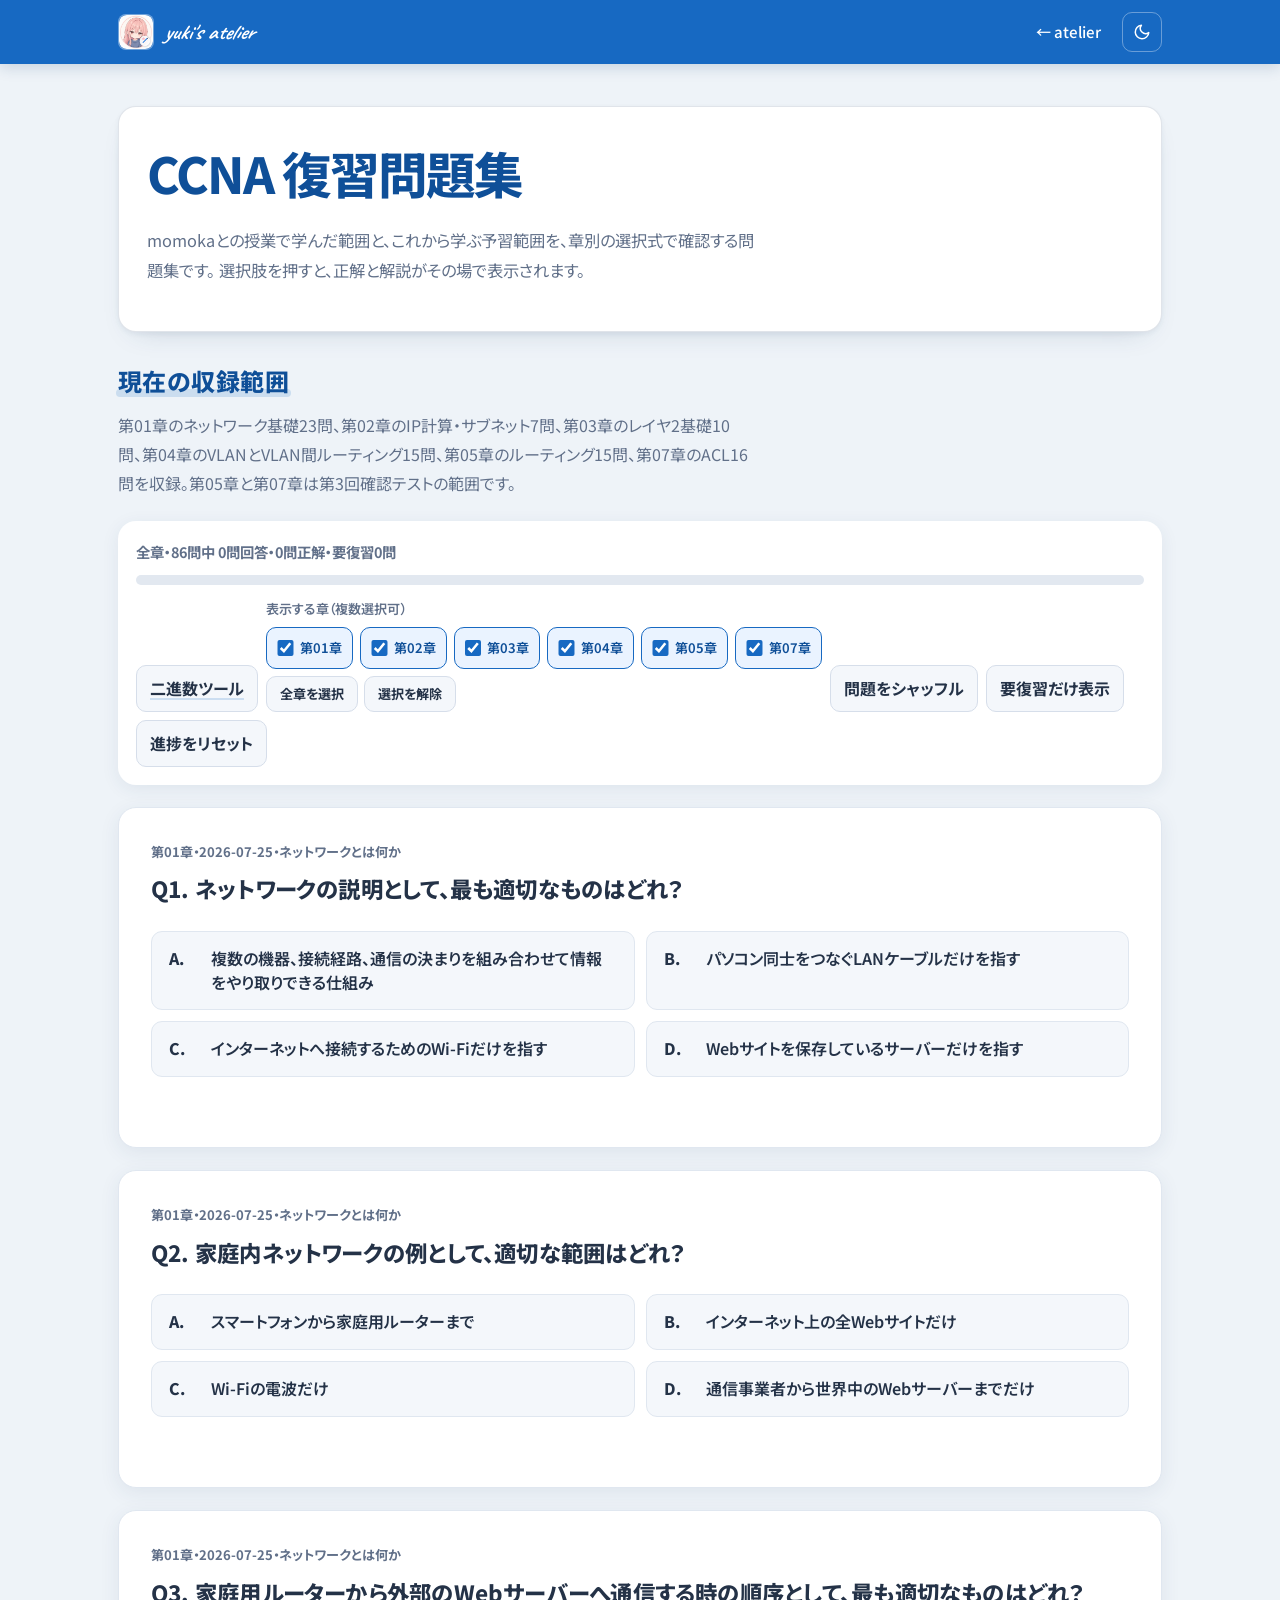
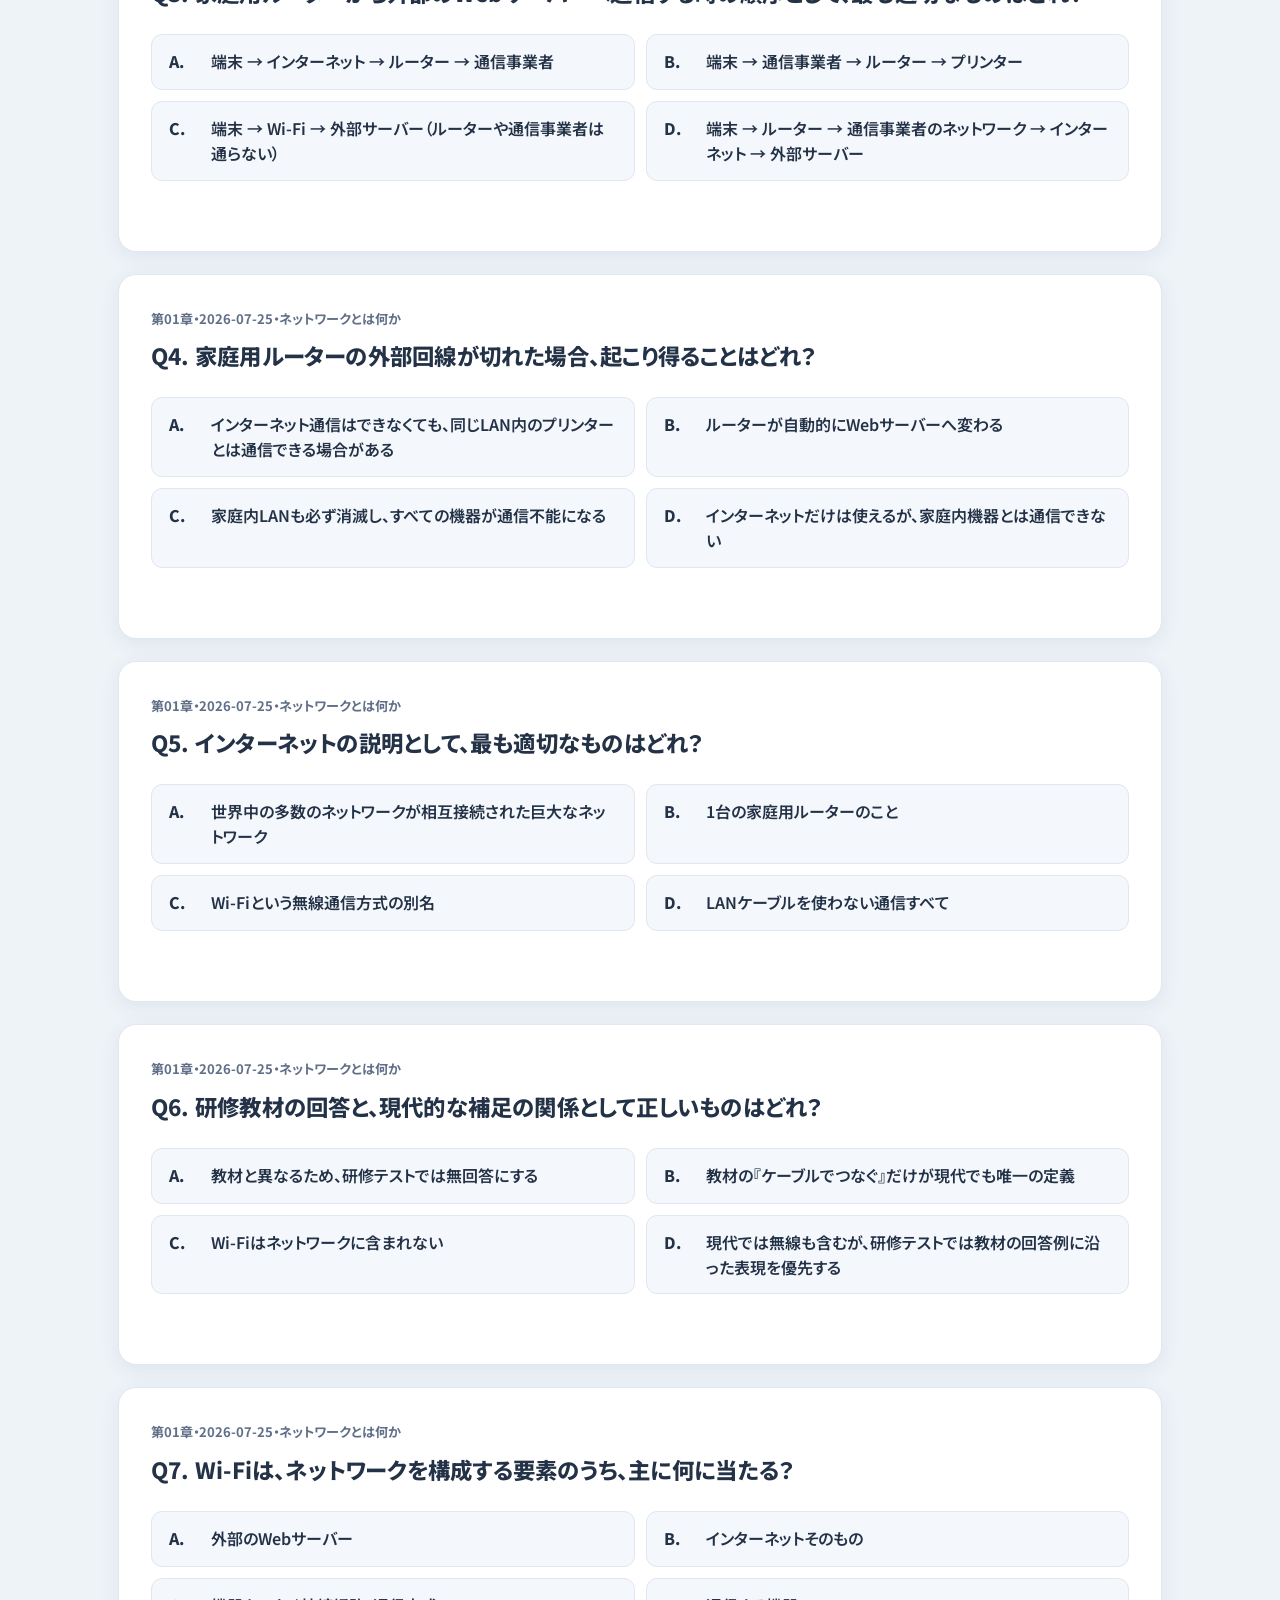
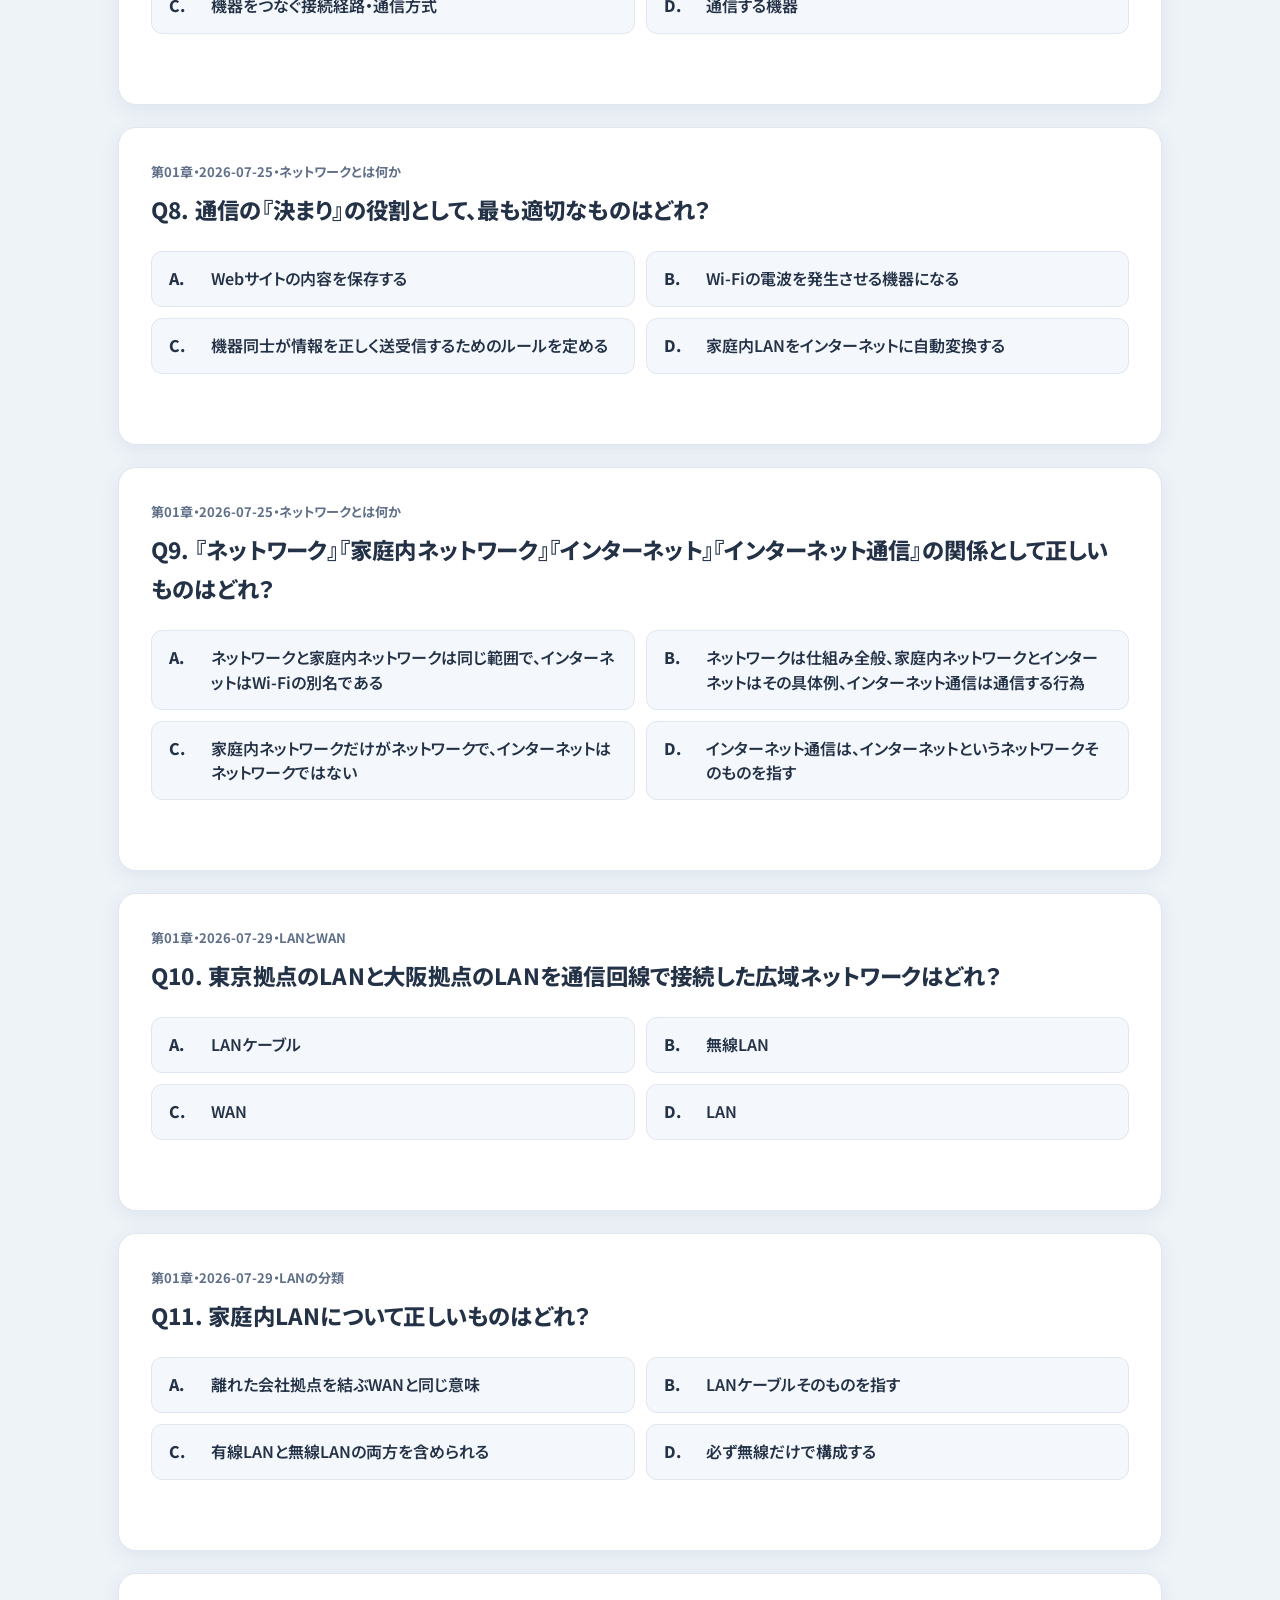
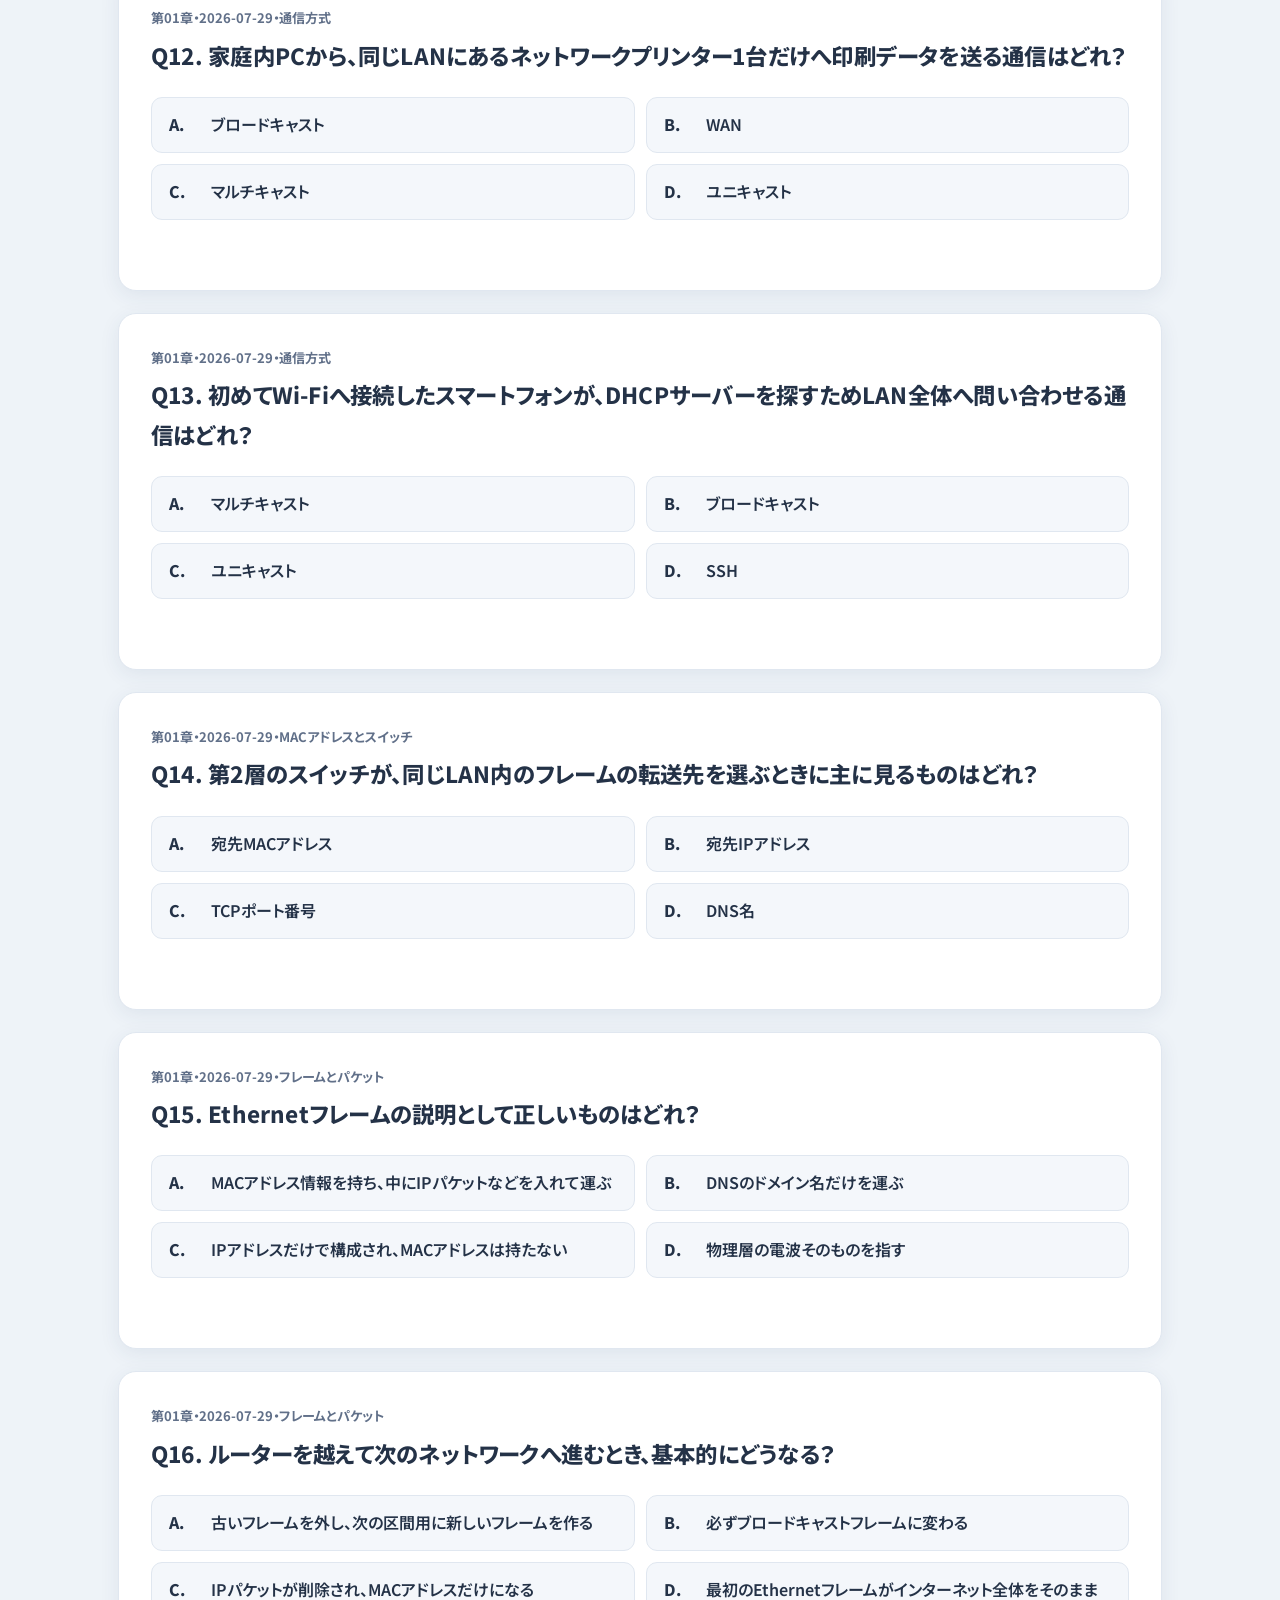
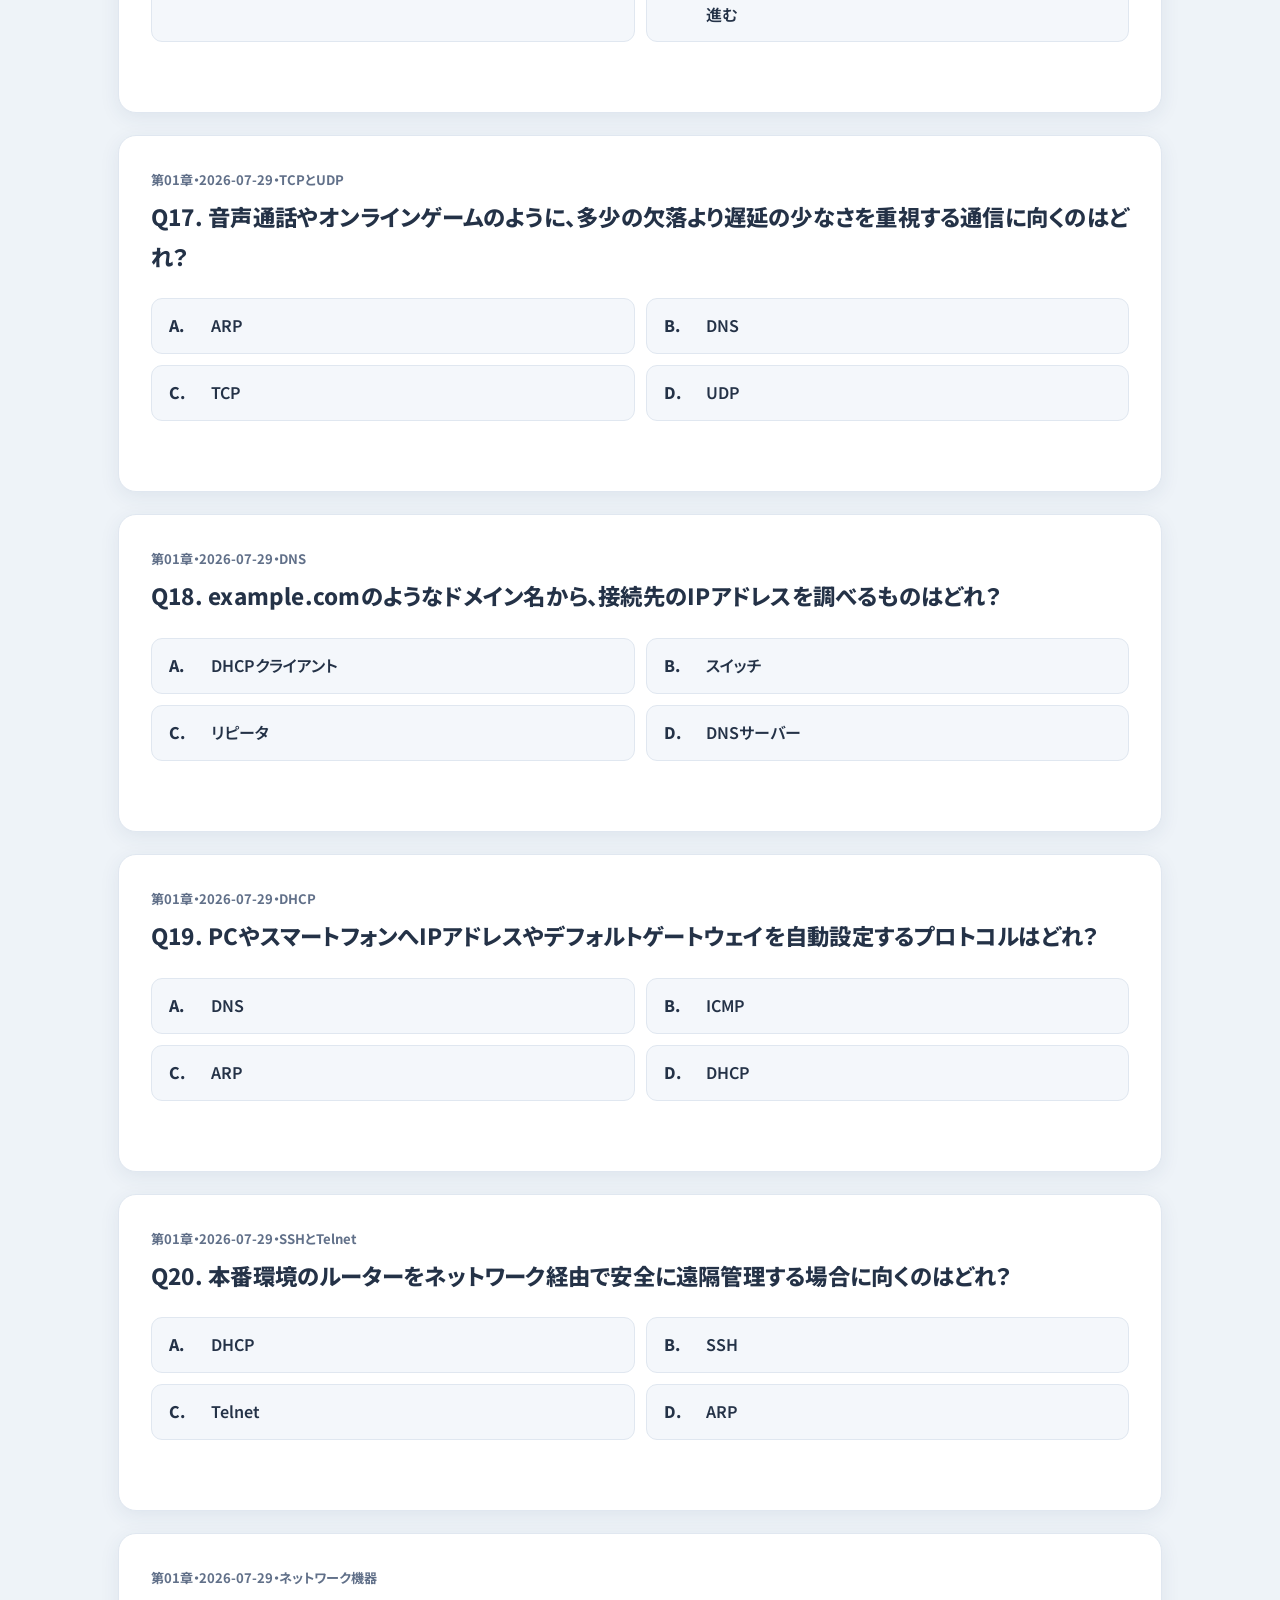
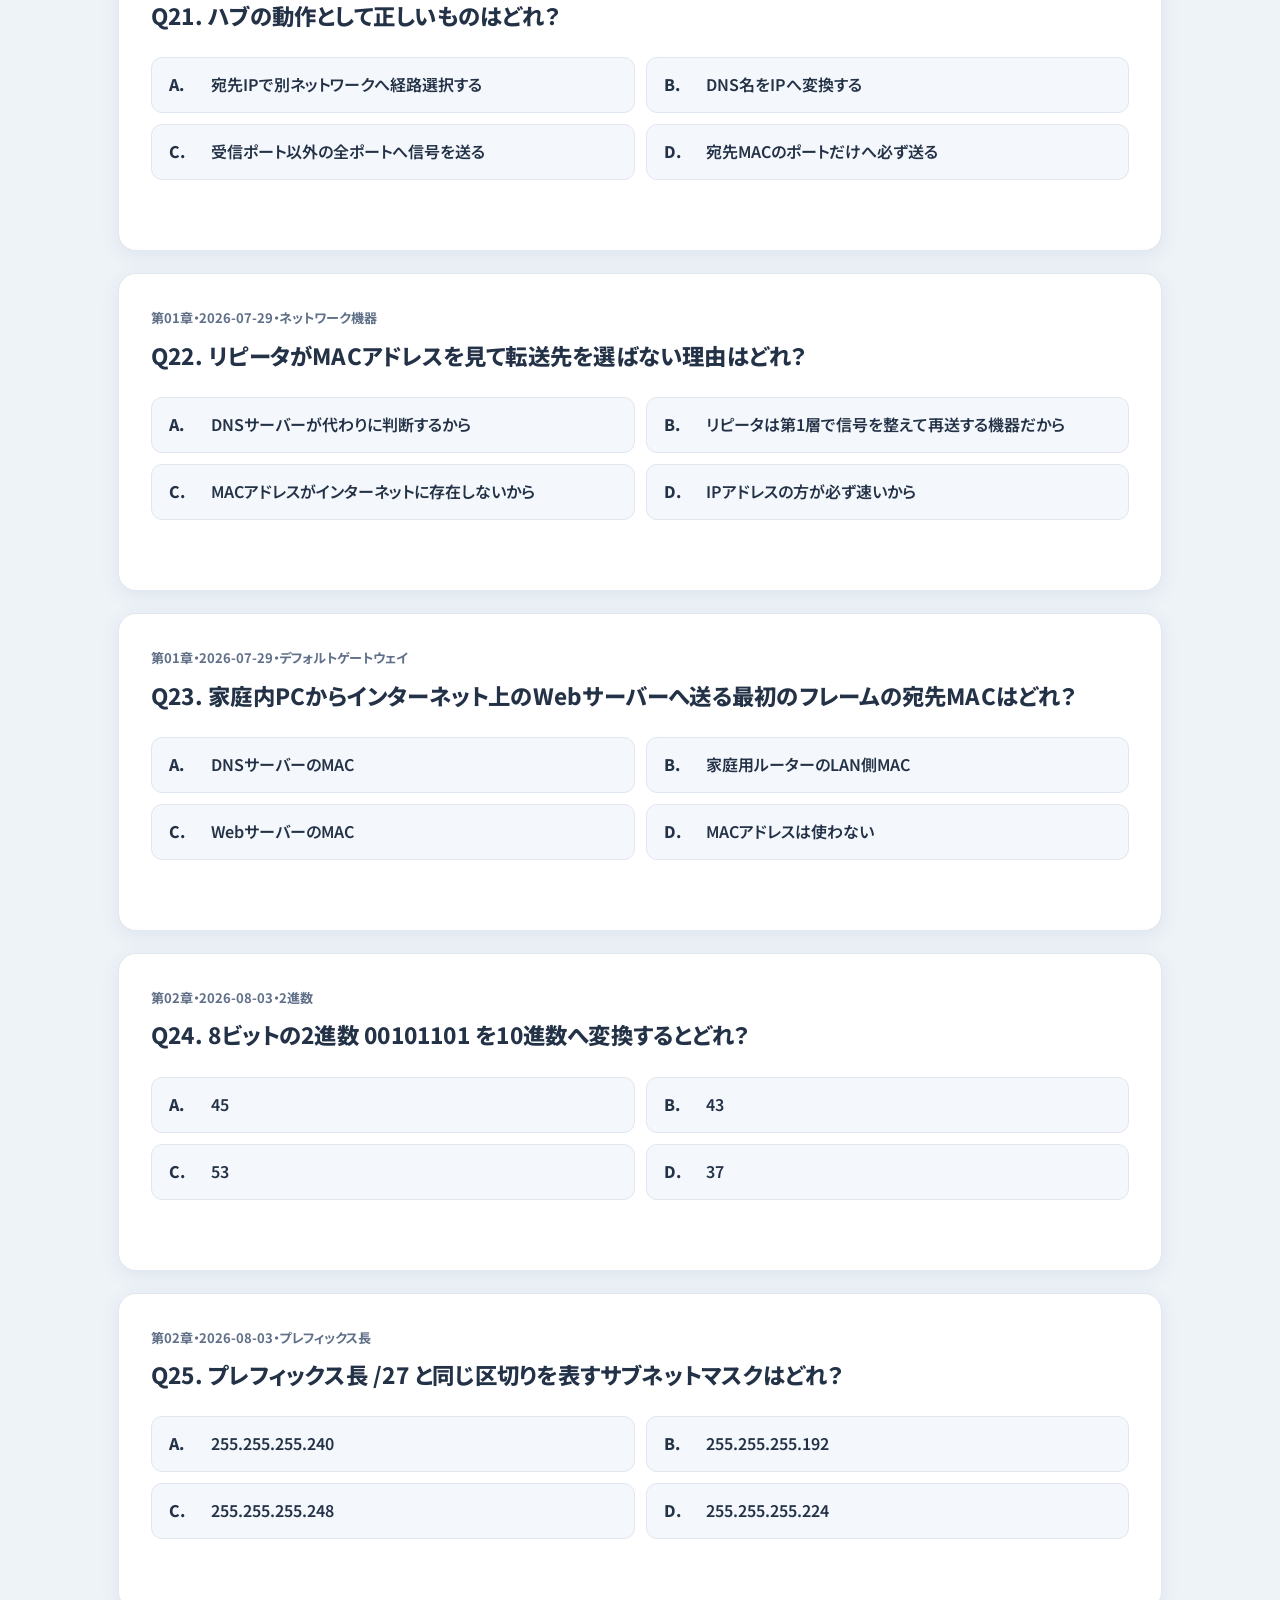
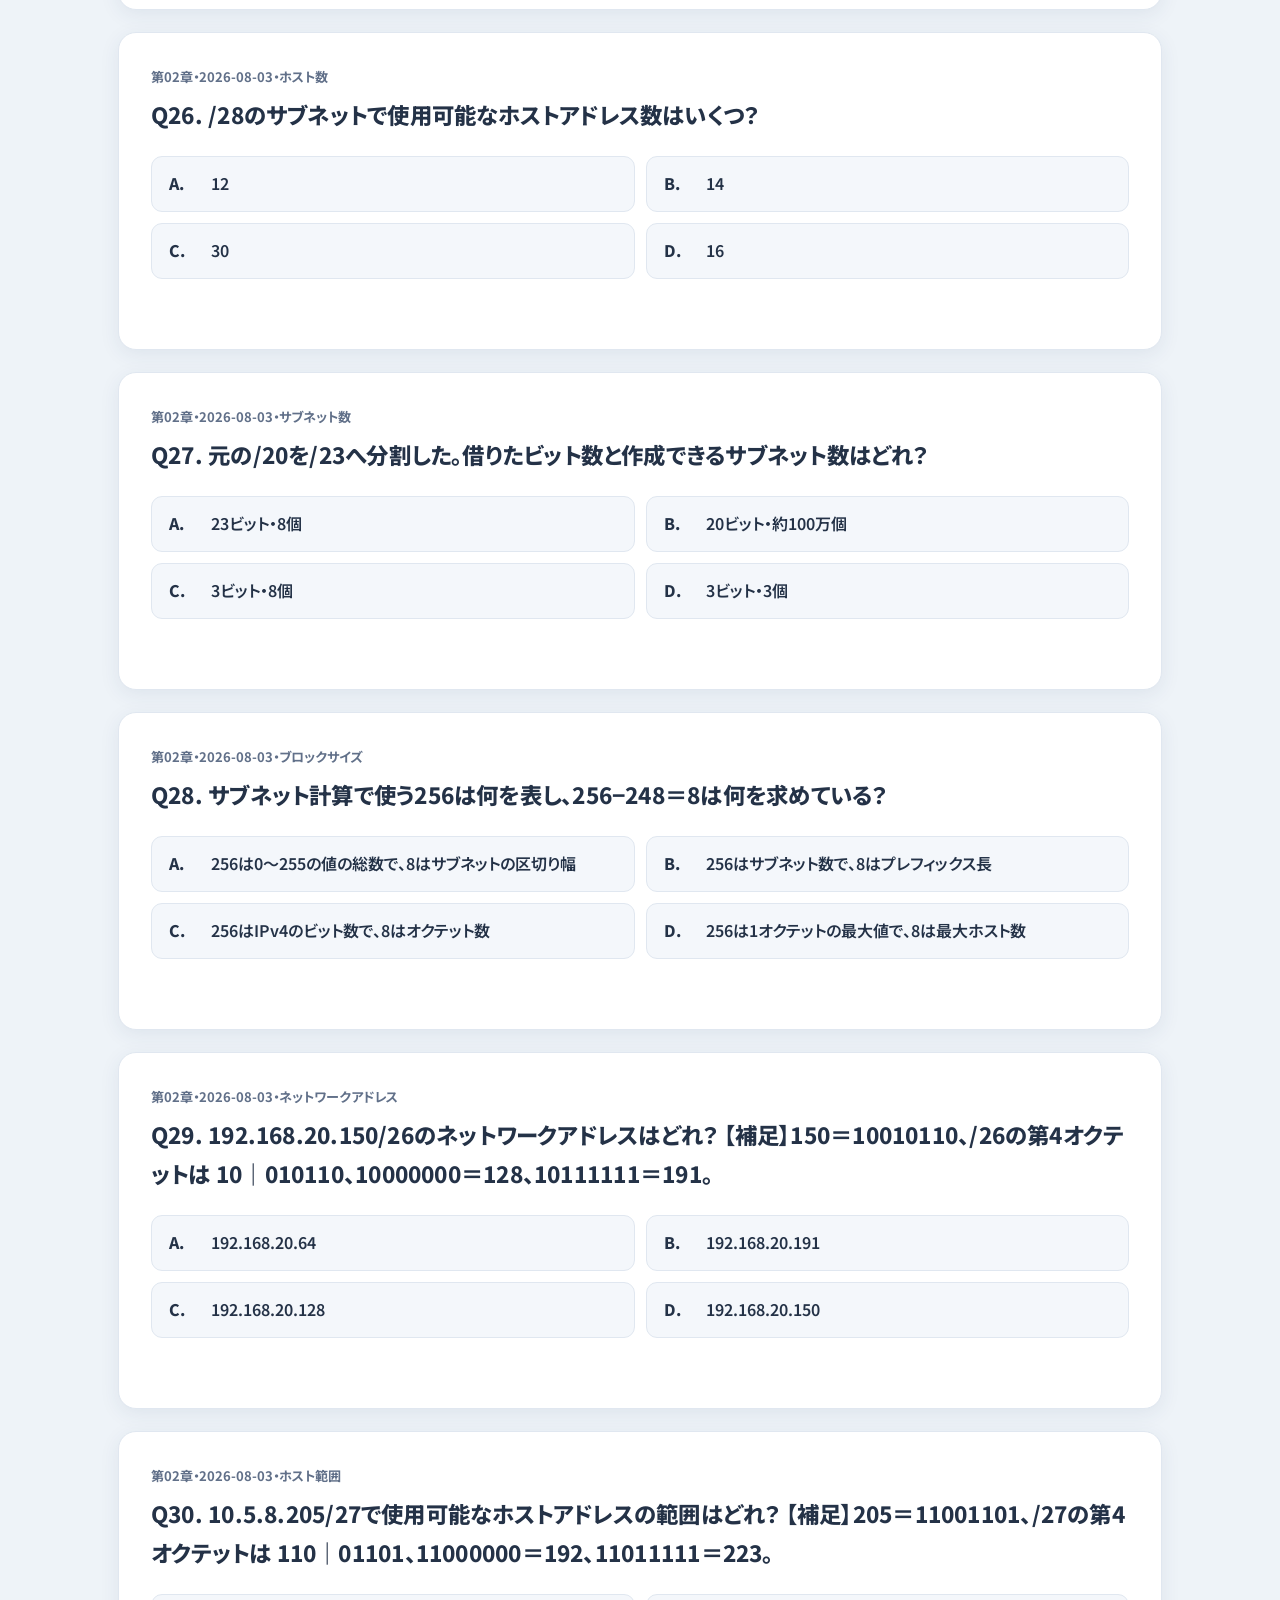
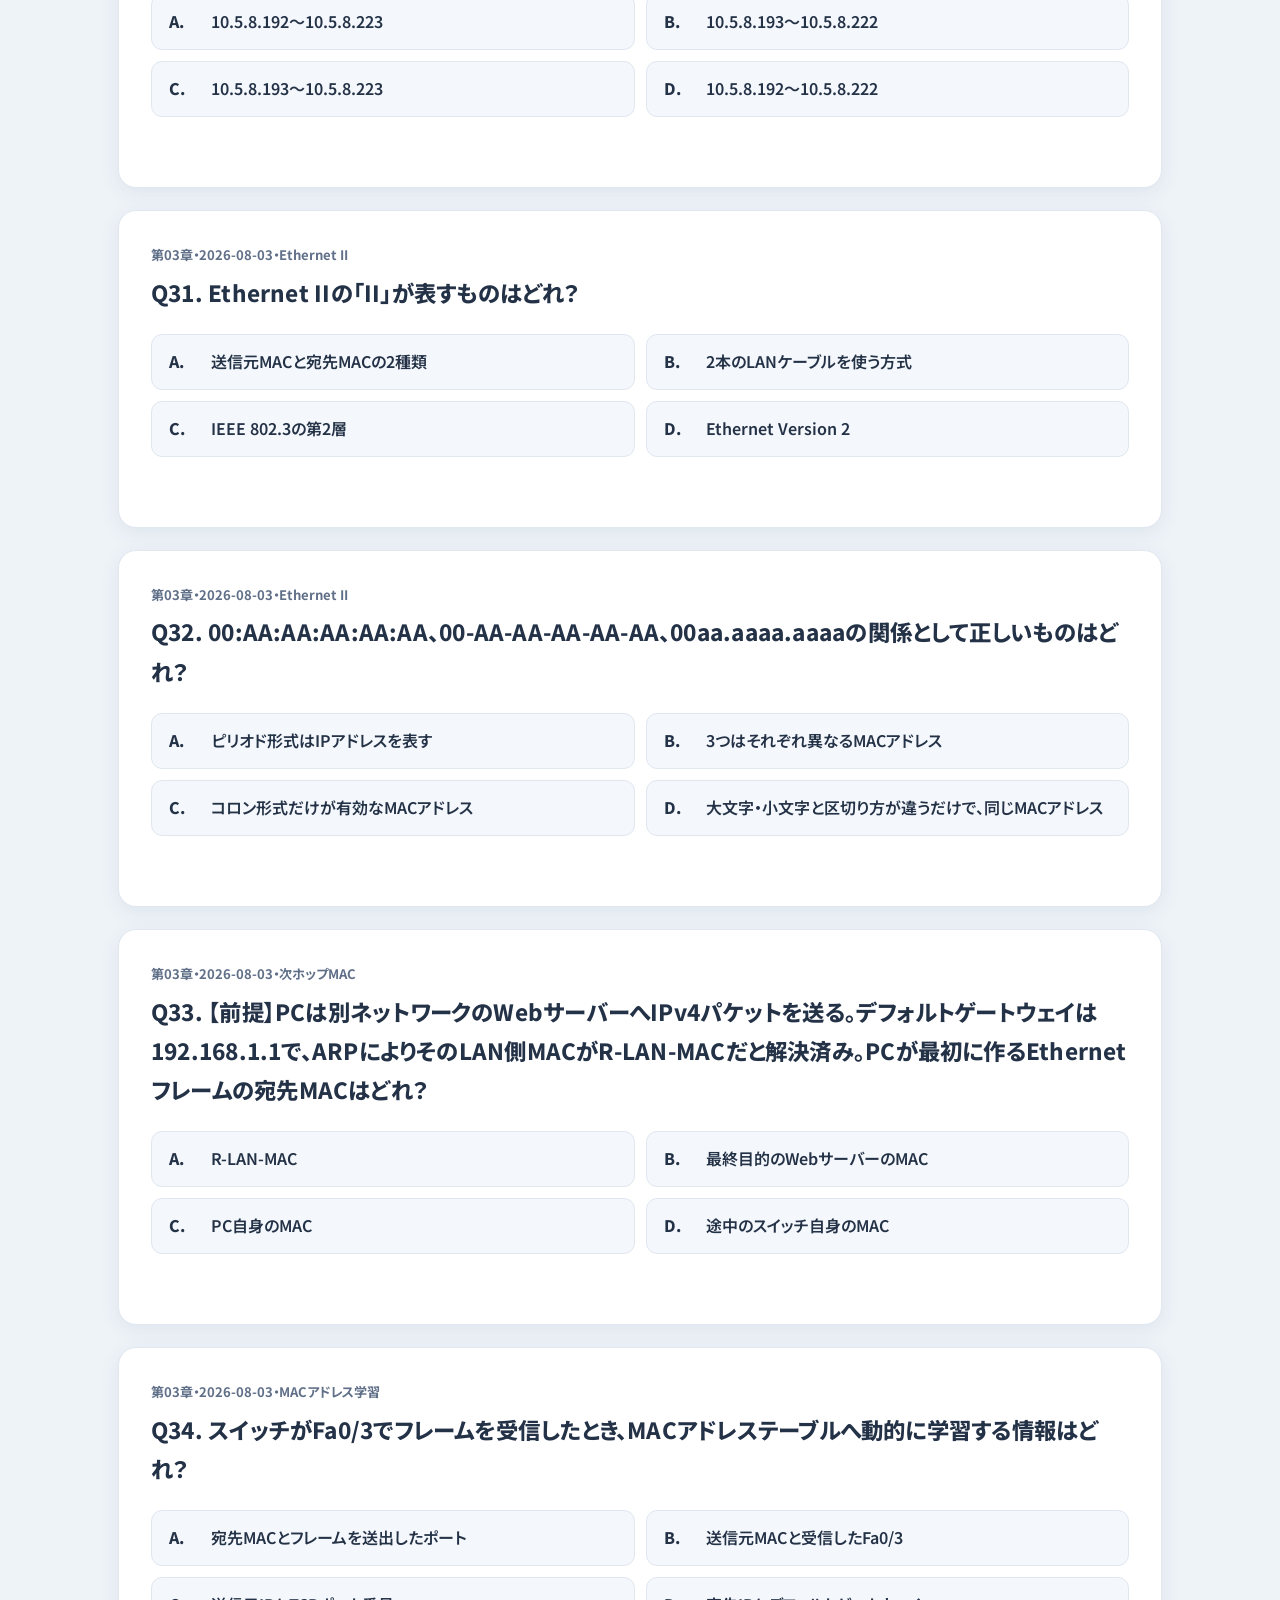
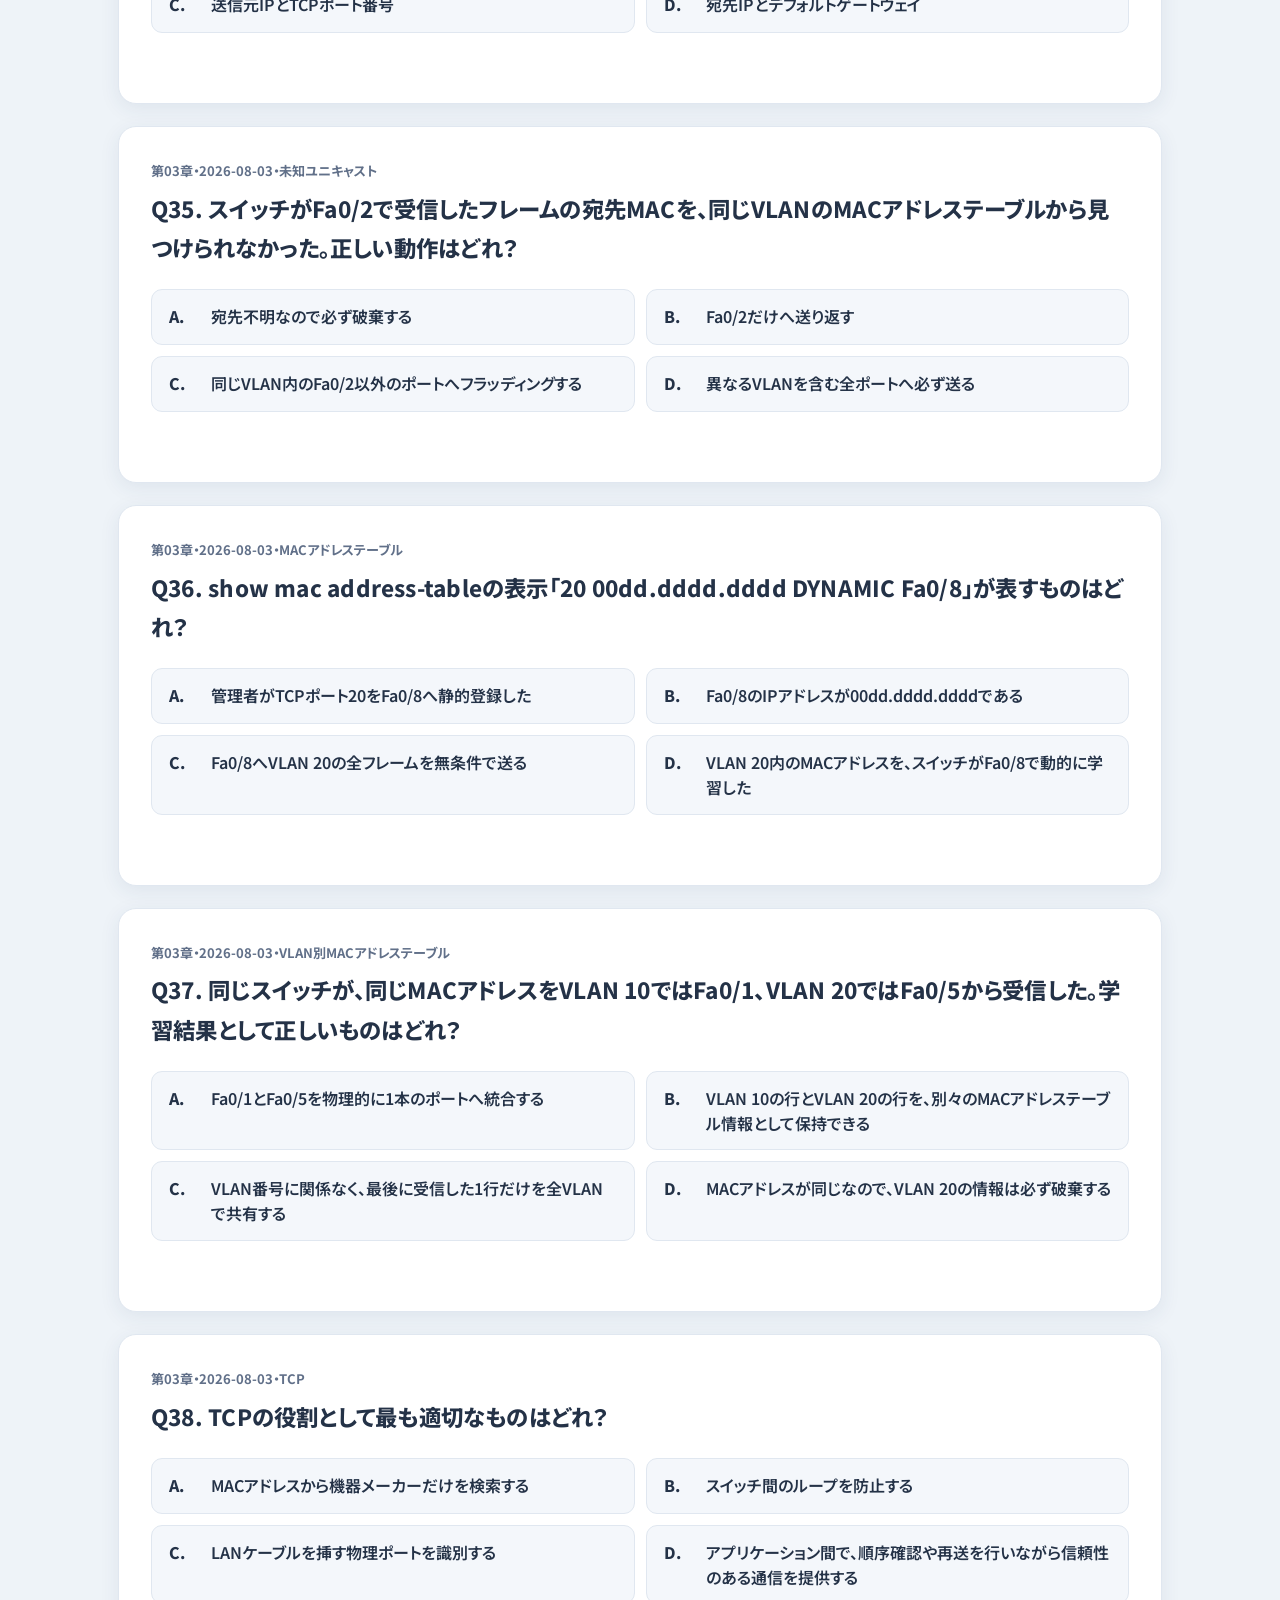
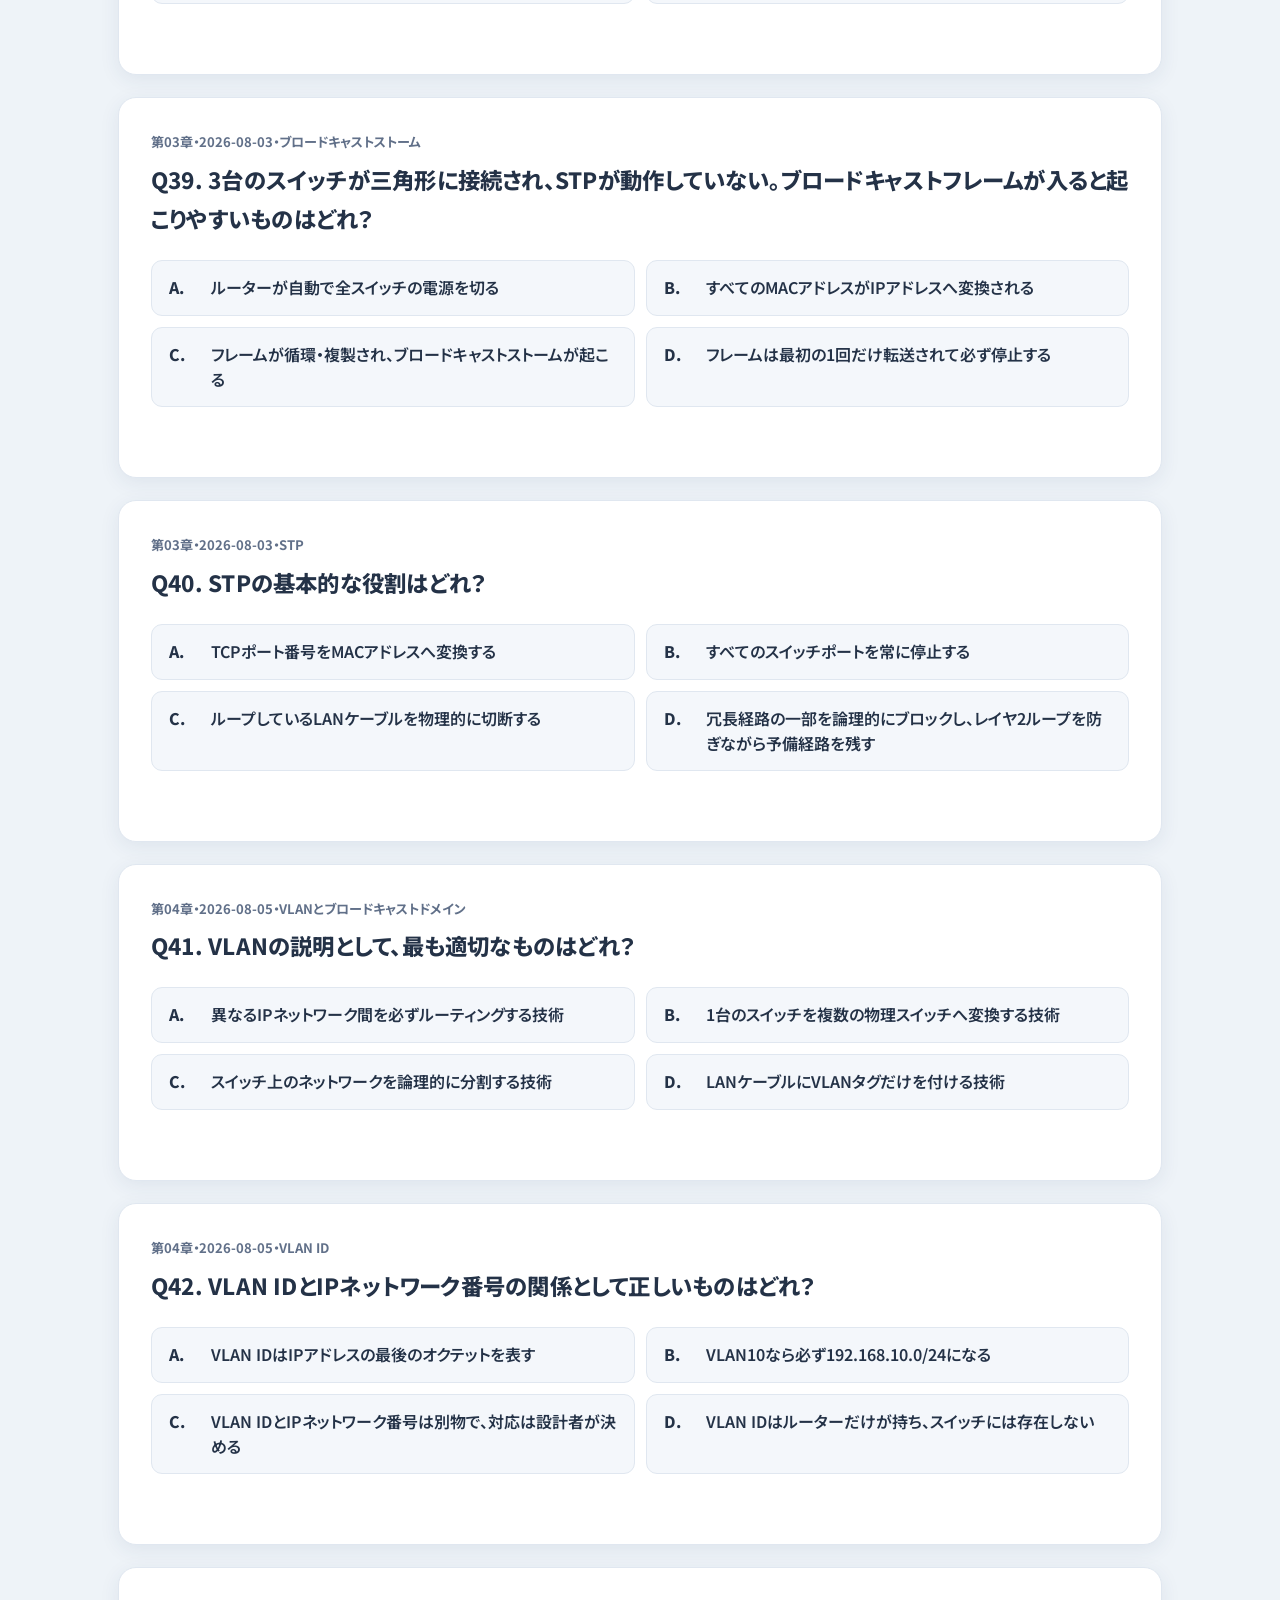
<file: ccna/index.html>
<!DOCTYPE html>
<html lang="ja">
<head>
  <meta charset="UTF-8" />
  <meta name="viewport" content="width=device-width, initial-scale=1.0" />
  <meta name="description" content="CCNAの学習済み範囲と予習範囲を章別・選択式で確認する問題集。回答後に正解と解説を確認できます。" />
  <title>CCNA 復習問題集 ｜ yuki's atelier</title>
  <link rel="icon" href="../assets/icons/favicon.ico" sizes="any" />
  <link rel="icon" href="../assets/icons/favicon-32.png" type="image/png" sizes="32x32" />
  <link rel="apple-touch-icon" href="../assets/icons/apple-touch-icon.png" />
  <meta property="og:type" content="website" />
  <meta property="og:title" content="CCNA 復習問題集" />
  <meta property="og:url" content="https://uiharuyuki.github.io/yuki-atelier/ccna/" />
  <meta name="theme-color" content="#FBF5E2" media="(prefers-color-scheme: light)" />
  <meta name="theme-color" content="#1A1612" media="(prefers-color-scheme: dark)" />
  <link rel="stylesheet" href="../css/style.css" />
  <style>
    .quiz-toolbar {
      display: flex;
      flex-wrap: wrap;
      align-items: center;
      justify-content: space-between;
      gap: 12px;
      margin: 0 0 20px;
      padding: 14px 16px;
      border: 1px solid var(--border);
      border-radius: 14px;
      background: var(--paper);
      box-shadow: var(--shadow);
    }
    .quiz-progress { margin: 0; color: var(--ink-soft); font-weight: 600; }
    .quiz-actions { display: flex; flex-wrap: wrap; align-items: end; gap: 8px; }
    .chapter-picker { min-width: min(100%, 360px); margin: 0; padding: 0; border: 0; color: var(--ink-soft); font-size: .82rem; font-weight: 600; }
    .chapter-picker legend { margin-bottom: 6px; padding: 0; }
    .chapter-options { display: flex; flex-wrap: wrap; gap: 7px; }
    .chapter-option {
      display: inline-flex;
      align-items: center;
      min-height: 42px;
      gap: 6px;
      padding: 7px 10px;
      border: 1px solid var(--border);
      border-radius: 10px;
      background: var(--paper-deep);
      color: var(--ink);
      cursor: pointer;
    }
    .chapter-option:has(input:checked) { border-color: var(--accent); background: var(--info-bg); color: var(--accent-deep); }
    .chapter-option input { width: 1.05rem; height: 1.05rem; margin: 0; accent-color: var(--accent); }
    .chapter-selection-actions { display: flex; flex-wrap: wrap; gap: 6px; margin-top: 7px; }
    .chapter-selection-actions .quiz-action { min-height: 36px; padding-block: 5px; font-size: .82rem; }
    .quiz-action {
      min-height: 42px;
      padding: 8px 13px;
      border: 1px solid var(--border);
      border-radius: 10px;
      background: var(--paper-deep);
      color: var(--ink);
      cursor: pointer;
      font: inherit;
    }
    .quiz-action:hover { border-color: var(--accent); }
    .question-list { display: grid; gap: 28px; }
    .chapter-section { display: grid; gap: 16px; }
    .chapter-heading {
      margin: 0;
      padding: 0 2px 8px;
      border-bottom: 2px solid var(--accent);
      color: var(--ink-strong);
      font-size: 1.35rem;
    }
    .quiz-card {
      padding: 18px 20px;
      border: 1px solid var(--border);
      border-radius: 14px;
      background: var(--paper);
      box-shadow: var(--shadow);
    }
    .quiz-meta { margin: 0 0 6px; color: var(--ink-soft); font-size: .84rem; }
    .quiz-question { margin: 0 0 14px; color: var(--ink-strong); font-size: 1.05rem; line-height: 1.65; }
    .quiz-choices { display: grid; gap: 9px; }
    .quiz-choice {
      width: 100%;
      min-height: 46px;
      padding: 10px 13px;
      border: 1px solid var(--border);
      border-radius: 10px;
      background: var(--paper-deep);
      color: var(--ink);
      cursor: pointer;
      font: inherit;
      line-height: 1.5;
      text-align: left;
    }
    .quiz-choice:hover:not(:disabled) { border-color: var(--accent); transform: translateY(-1px); }
    .quiz-choice:disabled { cursor: default; opacity: 1; }
    .quiz-choice.correct { border-color: #4a9d4a; background: #d7f0d7; color: #1a5a1a; }
    .quiz-choice.wrong { border-color: #b04a4a; background: #f5d7d7; color: #7a1a1a; }
    .quiz-result { min-height: 1.5em; margin: 12px 0 0; font-weight: 700; }
    .quiz-result.is-correct { color: #2f7b35; }
    .quiz-result.is-wrong { color: #a13b3b; }
    .quiz-explanation {
      margin-top: 10px;
      padding: 12px 14px;
      border-left: 4px solid var(--accent);
      border-radius: 7px;
      background: var(--paper-deep);
    }
    .quiz-explanation p { margin: 5px 0 0; }
    .review-empty {
      padding: 24px;
      border: 1px dashed var(--border);
      border-radius: 14px;
      color: var(--ink-soft);
      text-align: center;
    }
    .last-answer {
      margin: 0 0 16px;
      padding: 14px 16px;
      border: 1px solid #4a9d4a;
      border-radius: 12px;
      background: var(--paper);
      color: var(--ink);
    }
    .last-answer p { margin: 6px 0 0; }
    @media (prefers-color-scheme: dark) {
      .quiz-choice.correct { background: #18351d; color: #b9e6bd; }
      .quiz-choice.wrong { background: #3a1d1d; color: #efb6b6; }
    }
    @media (max-width: 600px) {
      .quiz-toolbar { align-items: stretch; }
      .quiz-actions { display: grid; width: 100%; grid-template-columns: 1fr; }
      .chapter-picker { width: 100%; }
      .chapter-options { display: grid; grid-template-columns: repeat(2, minmax(0, 1fr)); }
      .chapter-option { min-width: 0; }
      .chapter-selection-actions .quiz-action { width: auto; }
      .quiz-card { padding: 16px; }
    }
  </style>
</head>
<body class="ccna-page">
  <header class="site-header">
    <div class="container header-inner">
      <a class="brand" href="../index.html">
        <span class="brand-mark brand-mark-image" aria-hidden="true"><img src="../assets/icons/atelier-icon.png" alt="" /></span>
        <span class="brand-text">yuki's atelier</span>
      </a>
      <div class="header-tools">
        <nav class="primary-nav" aria-label="メインメニュー">
          <a class="nav-link" href="../index.html">← atelier</a>
        </nav>
        <button type="button" class="theme-toggle" data-theme-toggle aria-label="テーマ切替" aria-pressed="false">
          <svg class="icon-moon" viewBox="0 0 24 24" fill="none" stroke="currentColor" stroke-width="2" stroke-linecap="round" stroke-linejoin="round" aria-hidden="true"><path d="M21 12.79A9 9 0 1 1 11.21 3 7 7 0 0 0 21 12.79z"/></svg>
          <svg class="icon-sun" viewBox="0 0 24 24" fill="none" stroke="currentColor" stroke-width="2" stroke-linecap="round" stroke-linejoin="round" aria-hidden="true"><circle cx="12" cy="12" r="4"/><path d="M12 2v2M12 20v2M4.93 4.93l1.41 1.41M17.66 17.66l1.41 1.41M2 12h2M20 12h2M4.93 19.07l1.41-1.41M17.66 6.34l1.41-1.41"/></svg>
        </button>
      </div>
    </div>
  </header>

  <main class="container" id="app" tabindex="-1">
    <section class="hero">
      <h1 class="hero-title">CCNA 復習問題集</h1>
      <p class="hero-lead">
        momokaとの授業で学んだ範囲と、これから学ぶ予習範囲を、章別の選択式で確認する問題集です。
        選択肢を押すと、正解と解説がその場で表示されます。
      </p>
    </section>

    <section class="home-section" aria-labelledby="current-scope">
      <h2 class="section-title" id="current-scope">現在の収録範囲</h2>
      <p class="section-lead">第01章のネットワーク基礎23問、第02章のIP計算・サブネット7問、第03章のレイヤ2基礎10問、第04章のVLANとVLAN間ルーティング15問、第05章のルーティング15問、第07章のACL16問を収録。第05章と第07章は第3回確認テストの範囲です。</p>

      <div class="quiz-toolbar">
        <div class="quiz-progress-summary">
          <p class="quiz-progress" id="quiz-progress" aria-live="polite"></p>
          <div class="quiz-progress-track" role="progressbar" aria-label="回答の進捗" aria-valuemin="0" aria-valuemax="100" aria-valuenow="0">
            <span class="quiz-progress-fill" id="quiz-progress-fill"></span>
          </div>
        </div>
        <div class="quiz-actions">
          <a class="quiz-action" href="binary/index.html">二進数ツール</a>
          <fieldset class="chapter-picker" id="chapter-filter">
            <legend>表示する章（複数選択可）</legend>
            <div class="chapter-options">
              <label class="chapter-option"><input type="checkbox" value="第01章" data-chapter-filter checked>第01章</label>
              <label class="chapter-option"><input type="checkbox" value="第02章" data-chapter-filter checked>第02章</label>
              <label class="chapter-option"><input type="checkbox" value="第03章" data-chapter-filter checked>第03章</label>
              <label class="chapter-option"><input type="checkbox" value="第04章" data-chapter-filter checked>第04章</label>
              <label class="chapter-option"><input type="checkbox" value="第05章" data-chapter-filter checked>第05章</label>
              <label class="chapter-option"><input type="checkbox" value="第07章" data-chapter-filter checked>第07章</label>
            </div>
            <div class="chapter-selection-actions">
              <button class="quiz-action" id="chapter-select-all" type="button">全章を選択</button>
              <button class="quiz-action" id="chapter-clear" type="button">選択を解除</button>
            </div>
          </fieldset>
          <button class="quiz-action" id="question-shuffle" type="button">問題をシャッフル</button>
          <button class="quiz-action" id="review-filter" type="button" aria-pressed="false">要復習だけ表示</button>
          <button class="quiz-action" id="progress-reset" type="button">進捗をリセット</button>
        </div>
      </div>

      <div class="last-answer" id="last-answer" role="status" aria-live="polite" aria-atomic="true" tabindex="-1" hidden></div>
      <div class="question-list" id="question-list"></div>
      <p class="review-empty" id="review-empty" hidden>この条件に該当する問題はありません。章または表示条件を変更できます。</p>
    </section>
  </main>

  <footer class="site-footer">
    <div class="container">
      <small>&copy; yuki's atelier ｜ CCNA 復習問題集</small>
    </div>
  </footer>

  <script src="questions-ch01.js"></script>
  <script src="questions-ch02.js"></script>
  <script src="questions-ch03.js"></script>
  <script src="questions-ch04.js"></script>
  <script src="questions-ch05.js"></script>
  <script src="questions-ch07.js"></script>
  <script src="questions.js"></script>
  <script src="state.js"></script>
  <script src="app.js"></script>
  <script src="../assets/js/theme.js"></script>
</body>
</html>
</file>
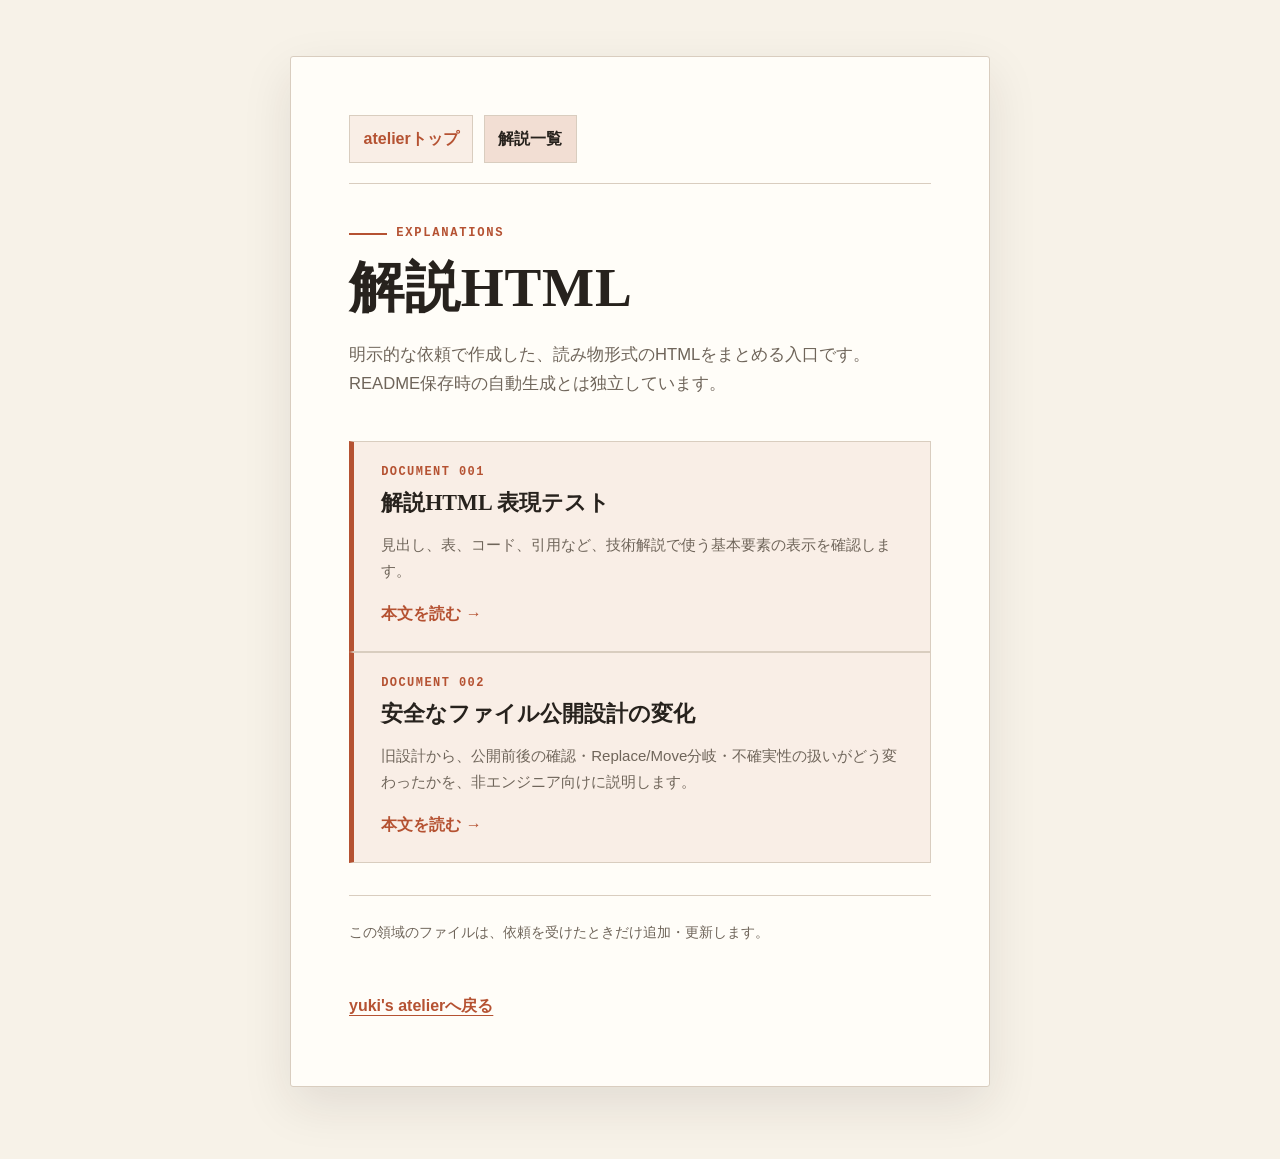
<file: explanations/index.html>
<!doctype html>
<html lang="ja">
<head>
  <meta charset="utf-8">
  <meta name="viewport" content="width=device-width, initial-scale=1">
  <meta name="description" content="yuki's atelier の明示指示式解説HTML一覧">
  <meta name="color-scheme" content="light dark">
  <title>解説HTML | yuki's atelier</title>
  <style>
    :root {
      color-scheme: light dark;
      --paper: #f7f2e8;
      --surface: #fffdf8;
      --ink: #27221d;
      --muted: #6f655a;
      --accent: #b55232;
      --accent-soft: #f2ded3;
      --line: #d9cdbf;
      font-family: -apple-system, BlinkMacSystemFont, "Segoe UI", "Noto Sans JP", sans-serif;
      line-height: 1.75;
      background: var(--paper);
      color: var(--ink);
    }

    * { box-sizing: border-box; }

    body {
      margin: 0;
      padding: clamp(20px, 5vw, 56px) 18px 72px;
      background:
        linear-gradient(90deg, transparent 0 49%, color-mix(in srgb, var(--line) 24%, transparent) 49% 51%, transparent 51%) top / 36px 36px,
        var(--paper);
    }

    main {
      width: min(700px, 100%);
      margin: 0 auto;
      padding: clamp(28px, 6vw, 58px);
      background: var(--surface);
      border: 1px solid var(--line);
      border-radius: 3px;
      box-shadow: 0 18px 50px color-mix(in srgb, var(--ink) 10%, transparent);
    }

    .kicker {
      display: inline-flex;
      align-items: center;
      gap: .55rem;
      margin: 0 0 1rem;
      color: var(--accent);
      font: 700 .76rem/1.2 ui-monospace, SFMono-Regular, Consolas, monospace;
      letter-spacing: .14em;
      text-transform: uppercase;
    }

    .kicker::before {
      width: 2.4rem;
      height: 2px;
      content: "";
      background: currentColor;
    }

    h1, h2 {
      font-family: Georgia, "Yu Mincho", "Hiragino Mincho ProN", serif;
      letter-spacing: .015em;
    }

    h1 {
      margin: 0;
      font-size: clamp(2rem, 8vw, 3.45rem);
      line-height: 1.12;
      overflow-wrap: anywhere;
    }

    .lead {
      margin: 1.3rem 0 2.7rem;
      color: var(--muted);
      font-size: 1.04rem;
    }

    .page-nav {
      display: flex;
      flex-wrap: wrap;
      gap: .65rem;
      margin: 0 0 2rem;
      padding-bottom: 1.25rem;
      border-bottom: 1px solid var(--line);
    }

    .page-nav a {
      display: inline-flex;
      align-items: center;
      justify-content: center;
      min-height: 44px;
      padding: .55rem .85rem;
      color: var(--accent);
      font-weight: 700;
      text-decoration: none;
      background: color-mix(in srgb, var(--accent-soft) 48%, var(--surface));
      border: 1px solid var(--line);
    }

    .page-nav a[aria-current="page"] {
      color: var(--ink);
      background: var(--accent-soft);
    }

    .page-nav a:focus-visible {
      outline: 3px solid var(--accent);
      outline-offset: 4px;
    }

    .entry {
      position: relative;
      display: block;
      padding: 1.5rem 1.4rem 1.4rem 1.7rem;
      color: inherit;
      text-decoration: none;
      background: color-mix(in srgb, var(--accent-soft) 48%, var(--surface));
      border: 1px solid var(--line);
      border-left: 5px solid var(--accent);
    }

    .entry:focus-visible {
      outline: 3px solid var(--accent);
      outline-offset: 4px;
    }

    .entry-number {
      display: block;
      margin-bottom: .4rem;
      color: var(--accent);
      font: 700 .75rem/1 ui-monospace, SFMono-Regular, Consolas, monospace;
      letter-spacing: .12em;
    }

    .entry-title {
      display: block;
      font-family: Georgia, "Yu Mincho", "Hiragino Mincho ProN", serif;
      font-size: 1.38rem;
      font-weight: 700;
    }

    .entry-description {
      display: block;
      margin-top: .55rem;
      color: var(--muted);
      font-size: .94rem;
    }

    .entry-action {
      display: inline-block;
      margin-top: 1rem;
      color: var(--accent);
      font-weight: 700;
    }

    .note {
      margin: 2rem 0 0;
      padding-top: 1.5rem;
      color: var(--muted);
      font-size: .87rem;
      border-top: 1px solid var(--line);
    }

    .back {
      display: inline-flex;
      align-items: center;
      min-height: 44px;
      margin-top: 2.5rem;
      color: var(--accent);
      font-weight: 700;
      text-underline-offset: .22em;
    }

    .back:focus-visible {
      outline: 3px solid var(--accent);
      outline-offset: 4px;
    }

    @media (prefers-color-scheme: dark) {
      :root {
        --paper: #171411;
        --surface: #211d19;
        --ink: #f2e9dc;
        --muted: #b9ac9d;
        --accent: #ef946f;
        --accent-soft: #3c2a22;
        --line: #4b4036;
      }
    }

    @media (max-width: 520px) {
      body { padding: 14px 10px 44px; }
      main { padding: 28px 20px 34px; }
      .entry { padding: 1.25rem 1rem 1.2rem 1.25rem; }
      .page-nav a { flex: 1 1 9rem; }
    }
  </style>
</head>
<body>
  <main>
    <nav class="page-nav" aria-label="解説HTMLナビゲーション">
      <a href="../index.html">atelierトップ</a>
      <a href="./index.html" aria-current="page">解説一覧</a>
    </nav>

    <p class="kicker">Explanations</p>
    <h1>解説HTML</h1>
    <p class="lead">明示的な依頼で作成した、読み物形式のHTMLをまとめる入口です。README保存時の自動生成とは独立しています。</p>

    <a class="entry" href="./first-test.html">
      <span class="entry-number">DOCUMENT 001</span>
      <span class="entry-title">解説HTML 表現テスト</span>
      <span class="entry-description">見出し、表、コード、引用など、技術解説で使う基本要素の表示を確認します。</span>
      <span class="entry-action">本文を読む →</span>
    </a>

    <a class="entry" href="./windows-publication-design.html">
      <span class="entry-number">DOCUMENT 002</span>
      <span class="entry-title">安全なファイル公開設計の変化</span>
      <span class="entry-description">旧設計から、公開前後の確認・Replace/Move分岐・不確実性の扱いがどう変わったかを、非エンジニア向けに説明します。</span>
      <span class="entry-action">本文を読む →</span>
    </a>

    <p class="note">この領域のファイルは、依頼を受けたときだけ追加・更新します。</p>
    <a class="back" href="../index.html">yuki's atelierへ戻る</a>
  </main>
</body>
</html>
</file>
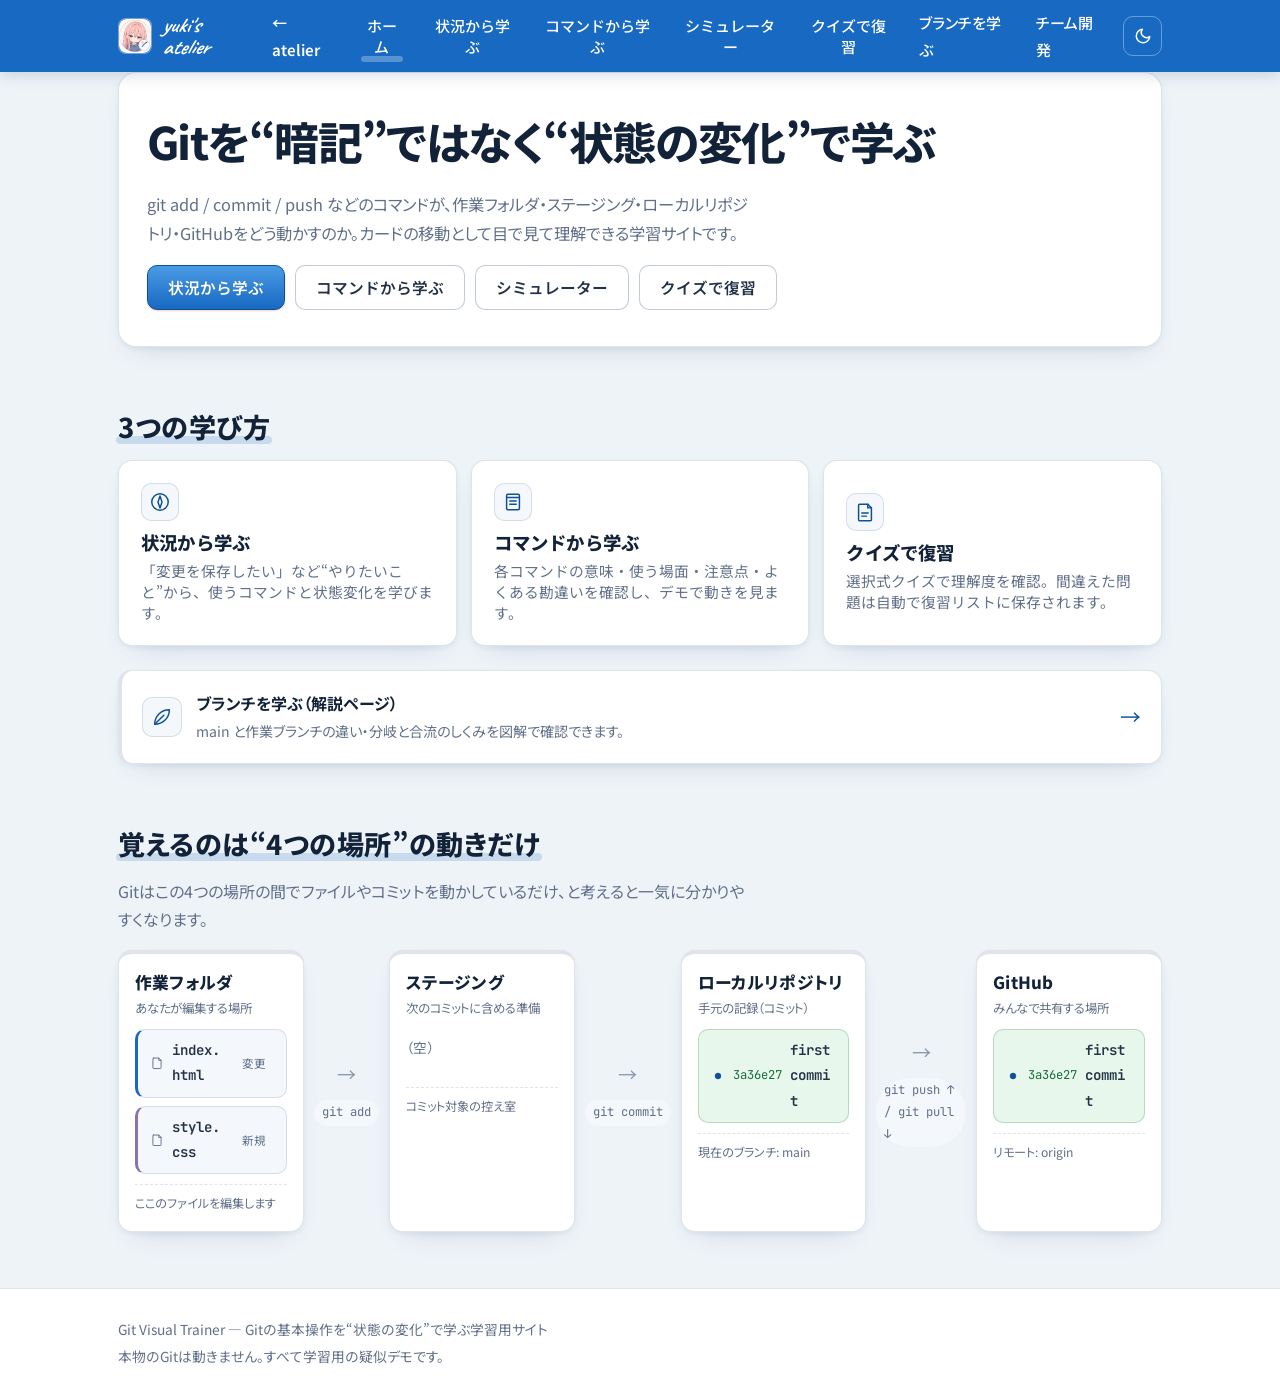
<file: git/index.html>
<!DOCTYPE html>
<html lang="ja">
<head>
  <meta charset="UTF-8" />
  <meta name="viewport" content="width=device-width, initial-scale=1.0" />
  <meta name="description" content="Gitの基本コマンドを「状態変化」として直感的に学べる学習サイト。作業フォルダ・ステージング・ローカルリポジトリ・GitHubの動きを目で見て理解できます。" />
  <title>Git Visual Trainer ｜ Gitを“状態の変化”で学ぶ</title>
  <link rel="icon" href="../assets/icons/favicon.ico" sizes="any" />
  <link rel="icon" href="../assets/icons/favicon-32.png" type="image/png" sizes="32x32" />
  <link rel="apple-touch-icon" href="../assets/icons/apple-touch-icon.png" />
  <meta property="og:type" content="website" />
  <meta property="og:title" content="Git Visual Trainer" />
  <meta property="og:url" content="https://uiharuyuki.github.io/yuki-atelier/git/" />
  <meta property="og:image" content="https://uiharuyuki.github.io/yuki-atelier/assets/icons/og-git.png" />
  <meta property="og:image:alt" content="Git Visual Trainer mascot icon" />
  <meta name="twitter:card" content="summary_large_image" />
  <meta name="twitter:image" content="https://uiharuyuki.github.io/yuki-atelier/assets/icons/og-git.png" />
  <meta name="theme-color" content="#FBF5E2" media="(prefers-color-scheme: light)" />
  <meta name="theme-color" content="#1A1612" media="(prefers-color-scheme: dark)" />
  <link rel="stylesheet" href="../css/style.css" />
</head>
<body>
  <!-- ===== ヘッダー / ナビゲーション ===== -->
  <header class="site-header">
    <div class="container header-inner">
      <a class="brand" href="../index.html">
        <span class="brand-mark brand-mark-image" aria-hidden="true"><img src="../assets/icons/atelier-icon.png" alt="" /></span>
        <span class="brand-text">yuki's atelier</span>
      </a>
      <div class="header-tools">
        <nav class="primary-nav" id="primaryNav" aria-label="メインメニュー">
          <a class="nav-link nav-hub" href="../index.html">← atelier</a>
          <button class="nav-link" data-view="home">ホーム</button>
          <button class="nav-link" data-view="situations">状況から学ぶ</button>
          <button class="nav-link" data-view="commands">コマンドから学ぶ</button>
          <button class="nav-link" data-view="simulator">シミュレーター</button>
          <button class="nav-link" data-view="quiz">クイズで復習</button>
          <a class="nav-link" href="branch.html">ブランチを学ぶ</a>
          <a class="nav-link" href="team.html">チーム開発</a>
        </nav>
        <button type="button" class="theme-toggle" data-theme-toggle aria-label="テーマ切替" aria-pressed="false">
          <svg class="icon-moon" viewBox="0 0 24 24" fill="none" stroke="currentColor" stroke-width="2" stroke-linecap="round" stroke-linejoin="round" aria-hidden="true"><path d="M21 12.79A9 9 0 1 1 11.21 3 7 7 0 0 0 21 12.79z"/></svg>
          <svg class="icon-sun" viewBox="0 0 24 24" fill="none" stroke="currentColor" stroke-width="2" stroke-linecap="round" stroke-linejoin="round" aria-hidden="true"><circle cx="12" cy="12" r="4"/><path d="M12 2v2M12 20v2M4.93 4.93l1.41 1.41M17.66 17.66l1.41 1.41M2 12h2M20 12h2M4.93 19.07l1.41-1.41M17.66 6.34l1.41-1.41"/></svg>
        </button>
        <button class="nav-toggle" id="navToggle" aria-expanded="false" aria-controls="primaryNav">
          <span class="sr-only">メニューを開閉</span>
          <span class="nav-toggle-bar" aria-hidden="true"></span>
        </button>
      </div>
    </div>
  </header>

  <main id="app" class="container" tabindex="-1">
    <!-- 各ビューはJSで表示/非表示を切り替えます -->

    <!-- ===== ホーム ===== -->
    <section class="view" id="view-home" aria-labelledby="home-title"></section>

    <!-- ===== 状況から学ぶ ===== -->
    <section class="view" id="view-situations" aria-labelledby="situations-title" hidden></section>

    <!-- ===== コマンドから学ぶ ===== -->
    <section class="view" id="view-commands" aria-labelledby="commands-title" hidden></section>

    <!-- ===== シミュレーター ===== -->
    <section class="view" id="view-simulator" aria-labelledby="simulator-title" hidden></section>

    <!-- ===== クイズ ===== -->
    <section class="view" id="view-quiz" aria-labelledby="quiz-title" hidden></section>
  </main>

  <footer class="site-footer">
    <div class="container">
      <p>Git Visual Trainer — Gitの基本操作を“状態の変化”で学ぶ学習用サイト</p>
      <p class="muted">本物のGitは動きません。すべて学習用の疑似デモです。</p>
    </div>
  </footer>

  <!-- データ → 各機能 → UI制御 の順に読み込みます -->
  <script src="js/lessons.js"></script>
  <script src="js/simulator.js"></script>
  <script src="js/quiz.js"></script>
  <script src="js/app.js"></script>
  <script src="../assets/js/theme.js"></script>
</body>
</html>
</file>
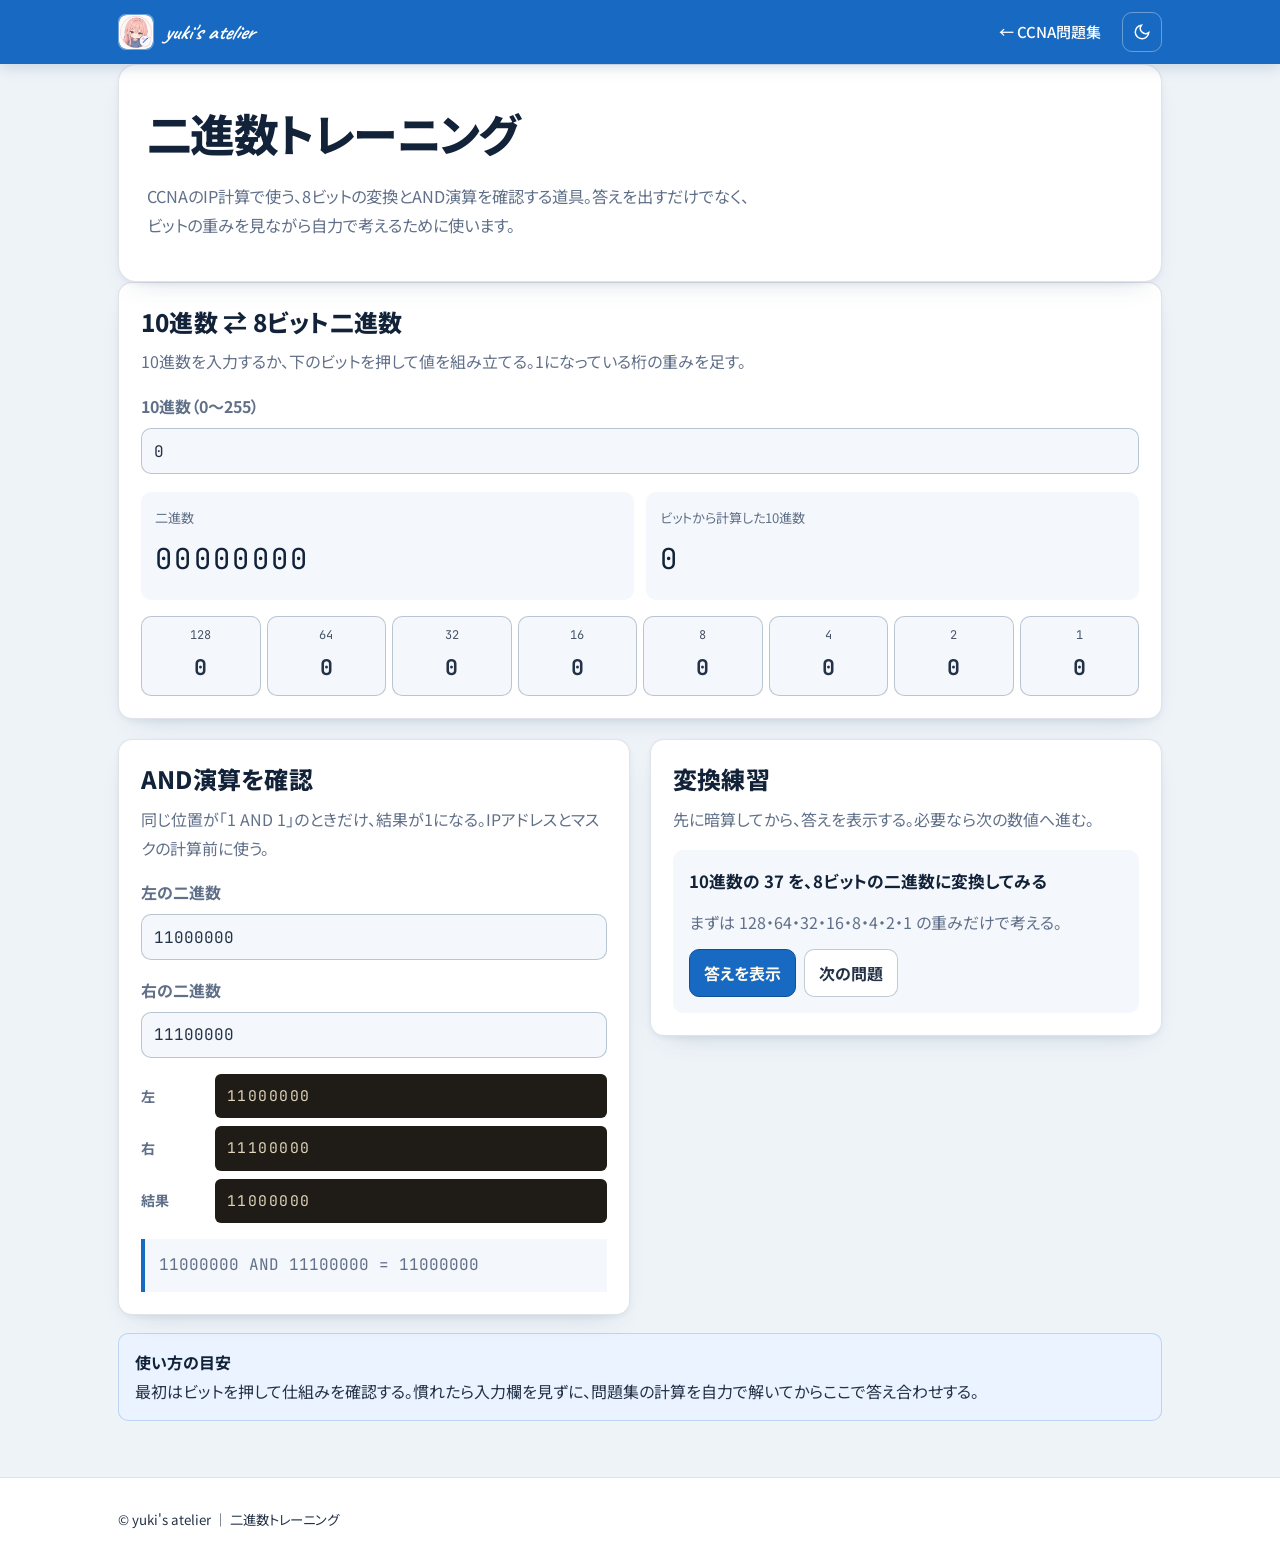
<file: ccna/binary/index.html>
<!DOCTYPE html>
<html lang="ja">
<head>
  <meta charset="UTF-8" />
  <meta name="viewport" content="width=device-width, initial-scale=1.0" />
  <meta name="description" content="CCNA学習用の二進数変換・ビット確認・AND演算トレーニングツール。" />
  <title>二進数トレーニング ｜ CCNA ｜ yuki's atelier</title>
  <link rel="icon" href="../../assets/icons/favicon.ico" sizes="any" />
  <link rel="icon" href="../../assets/icons/favicon-32.png" type="image/png" sizes="32x32" />
  <link rel="stylesheet" href="../../css/style.css" />
  <style>
    .binary-page .hero { padding-bottom: 24px; }
    .tool-grid { display: grid; gap: 20px; }
    .tool-card { padding: 22px; border: 1px solid var(--border); border-radius: var(--radius); background: var(--paper); box-shadow: var(--shadow); }
    .tool-card h2 { margin-bottom: 8px; }
    .tool-card > p { color: var(--ink-soft); }
    .binary-display { display: grid; gap: 16px; margin-top: 18px; }
    .binary-summary { display: grid; grid-template-columns: 1fr 1fr; gap: 12px; }
    .binary-value { display: grid; gap: 4px; padding: 14px; border-radius: var(--radius-sm); background: var(--paper-deep); }
    .binary-value span { color: var(--ink-soft); font-size: .82rem; }
    .binary-value code { color: var(--ink-strong); font-size: clamp(1.2rem, 5vw, 1.8rem); letter-spacing: .08em; overflow-wrap: anywhere; }
    .bit-grid { display: grid; grid-template-columns: repeat(8, minmax(44px, 1fr)); gap: 6px; }
    .bit-button { display: grid; gap: 2px; min-height: 74px; padding: 8px 4px; border: 1px solid var(--border-strong); border-radius: var(--radius-sm); background: var(--paper-deep); color: var(--ink); cursor: pointer; font: inherit; text-align: center; }
    .bit-button:hover { border-color: var(--accent); transform: translateY(-1px); }
    .bit-button[data-active="true"] { border-color: var(--accent-deep); background: var(--accent); color: #fffaf0; }
    .bit-weight { font-family: var(--font-mono); font-size: .75rem; opacity: .82; }
    .bit-value { font-family: var(--font-mono); font-size: 1.35rem; font-weight: 700; }
    .input-row { display: grid; gap: 7px; margin-top: 16px; }
    .input-row label { color: var(--ink-soft); font-weight: 700; }
    .tool-input { width: 100%; min-height: 46px; padding: 9px 12px; border: 1px solid var(--border-strong); border-radius: var(--radius-sm); background: var(--paper-deep); color: var(--ink); font: 1rem var(--font-mono); }
    .tool-input:focus { border-color: var(--accent); outline: 3px solid rgba(233, 113, 52, .22); }
    .and-rows { display: grid; gap: 8px; margin-top: 16px; }
    .and-row { display: grid; grid-template-columns: 64px 1fr; align-items: center; gap: 10px; }
    .and-row-label { color: var(--ink-soft); font-size: .88rem; font-weight: 700; }
    .and-row code { padding: 9px 12px; border-radius: var(--radius-xs); background: var(--code-bg); color: var(--code-text); letter-spacing: .1em; }
    .and-result { margin: 16px 0 0; padding: 12px 14px; border-left: 4px solid var(--accent); background: var(--paper-deep); font-family: var(--font-mono); overflow-wrap: anywhere; }
    .and-result[data-state="error"] { border-left-color: var(--ng-text); color: var(--ng-text); font-family: var(--font-body); }
    .practice-box { display: grid; gap: 12px; padding: 16px; border-radius: var(--radius-sm); background: var(--paper-deep); }
    .practice-question { margin: 0; color: var(--ink-strong); font-size: 1.05rem; font-weight: 700; }
    .practice-answer { margin: 0; color: var(--accent-deep); font: 700 1.25rem var(--font-mono); letter-spacing: .08em; }
    .practice-feedback { margin: 0; color: var(--ink-soft); }
    .practice-feedback[data-state="ok"] { color: var(--ok-text); }
    .tool-actions { display: flex; flex-wrap: wrap; gap: 8px; }
    .tool-button { min-height: 44px; padding: 9px 14px; border: 1px solid var(--border-strong); border-radius: var(--radius-sm); background: var(--paper); color: var(--ink); cursor: pointer; font: inherit; font-weight: 700; }
    .tool-button:hover { border-color: var(--accent); }
    .tool-button.primary { border-color: var(--accent-deep); background: var(--accent); color: #fffaf0; }
    .tool-note { margin-top: 18px; padding: 14px 16px; border: 1px solid var(--info-bd); border-radius: var(--radius-sm); background: var(--info-bg); }
    @media (min-width: 760px) { .tool-grid { grid-template-columns: repeat(2, minmax(0, 1fr)); align-items: start; } .tool-card:first-child { grid-column: 1 / -1; } }
    @media (max-width: 500px) { .binary-summary { grid-template-columns: 1fr; } .bit-grid { gap: 3px; } .bit-button { min-height: 68px; } .bit-weight { font-size: .65rem; } }
  </style>
</head>
<body class="binary-page">
  <header class="site-header">
    <div class="container header-inner">
      <a class="brand" href="../../index.html"><span class="brand-mark brand-mark-image" aria-hidden="true"><img src="../../assets/icons/atelier-icon.png" alt="" /></span><span class="brand-text">yuki's atelier</span></a>
      <div class="header-tools">
        <nav class="primary-nav" aria-label="メインメニュー"><a class="nav-link" href="../index.html">← CCNA問題集</a></nav>
        <button type="button" class="theme-toggle" data-theme-toggle aria-label="テーマ切替" aria-pressed="false">
          <svg class="icon-moon" viewBox="0 0 24 24" fill="none" stroke="currentColor" stroke-width="2" aria-hidden="true"><path d="M21 12.79A9 9 0 1 1 11.21 3 7 7 0 0 0 21 12.79z"/></svg>
          <svg class="icon-sun" viewBox="0 0 24 24" fill="none" stroke="currentColor" stroke-width="2" aria-hidden="true"><circle cx="12" cy="12" r="4"/><path d="M12 2v2M12 20v2M4.93 4.93l1.41 1.41M17.66 17.66l1.41 1.41M2 12h2M20 12h2M4.93 19.07l1.41-1.41M17.66 6.34l1.41-1.41"/></svg>
        </button>
      </div>
    </div>
  </header>

  <main class="container" id="app" tabindex="-1">
    <section class="hero">
      <h1 class="hero-title">二進数トレーニング</h1>
      <p class="hero-lead">CCNAのIP計算で使う、8ビットの変換とAND演算を確認する道具。答えを出すだけでなく、ビットの重みを見ながら自力で考えるために使います。</p>
    </section>

    <div class="tool-grid">
      <section class="tool-card" aria-labelledby="conversion-title">
        <h2 id="conversion-title">10進数 ⇄ 8ビット二進数</h2>
        <p>10進数を入力するか、下のビットを押して値を組み立てる。1になっている桁の重みを足す。</p>
        <div class="input-row"><label for="decimal-input">10進数（0〜255）</label><input class="tool-input" id="decimal-input" type="number" min="0" max="255" step="1" value="0" inputmode="numeric" /></div>
        <div class="binary-display">
          <div class="binary-summary"><div class="binary-value"><span>二進数</span><code id="binary-output">00000000</code></div><div class="binary-value"><span>ビットから計算した10進数</span><code id="decimal-from-bits">0</code></div></div>
          <div class="bit-grid" aria-label="ビットの重み"><button class="bit-button" type="button" data-bit-index="0" aria-pressed="false"><span class="bit-weight">128</span><span class="bit-value">0</span></button><button class="bit-button" type="button" data-bit-index="1" aria-pressed="false"><span class="bit-weight">64</span><span class="bit-value">0</span></button><button class="bit-button" type="button" data-bit-index="2" aria-pressed="false"><span class="bit-weight">32</span><span class="bit-value">0</span></button><button class="bit-button" type="button" data-bit-index="3" aria-pressed="false"><span class="bit-weight">16</span><span class="bit-value">0</span></button><button class="bit-button" type="button" data-bit-index="4" aria-pressed="false"><span class="bit-weight">8</span><span class="bit-value">0</span></button><button class="bit-button" type="button" data-bit-index="5" aria-pressed="false"><span class="bit-weight">4</span><span class="bit-value">0</span></button><button class="bit-button" type="button" data-bit-index="6" aria-pressed="false"><span class="bit-weight">2</span><span class="bit-value">0</span></button><button class="bit-button" type="button" data-bit-index="7" aria-pressed="false"><span class="bit-weight">1</span><span class="bit-value">0</span></button></div>
        </div>
      </section>

      <section class="tool-card" aria-labelledby="and-title">
        <h2 id="and-title">AND演算を確認</h2>
        <p>同じ位置が「1 AND 1」のときだけ、結果が1になる。IPアドレスとマスクの計算前に使う。</p>
        <div class="input-row"><label for="and-left">左の二進数</label><input class="tool-input" id="and-left" type="text" value="11000000" inputmode="numeric" maxlength="8" /></div>
        <div class="input-row"><label for="and-right">右の二進数</label><input class="tool-input" id="and-right" type="text" value="11100000" inputmode="numeric" maxlength="8" /></div>
        <div class="and-rows" id="and-rows"></div>
        <p class="and-result" id="and-result" role="status" aria-live="polite"></p>
      </section>

      <section class="tool-card" aria-labelledby="practice-title">
        <h2 id="practice-title">変換練習</h2>
        <p>先に暗算してから、答えを表示する。必要なら次の数値へ進む。</p>
        <div class="practice-box"><p class="practice-question" id="practice-question"></p><p class="practice-answer" id="practice-answer" hidden></p><p class="practice-feedback" id="practice-feedback" role="status" aria-live="polite"></p><div class="tool-actions"><button class="tool-button primary" id="reveal-answer" type="button">答えを表示</button><button class="tool-button" id="next-question" type="button">次の問題</button></div></div>
      </section>
    </div>

    <aside class="tool-note"><strong>使い方の目安</strong><br />最初はビットを押して仕組みを確認する。慣れたら入力欄を見ずに、問題集の計算を自力で解いてからここで答え合わせする。</aside>
  </main>

  <footer class="site-footer"><div class="container"><small>&copy; yuki's atelier ｜ 二進数トレーニング</small></div></footer>
  <script src="../binary.js"></script>
  <script src="../../assets/js/theme.js"></script>
</body>
</html>
</file>
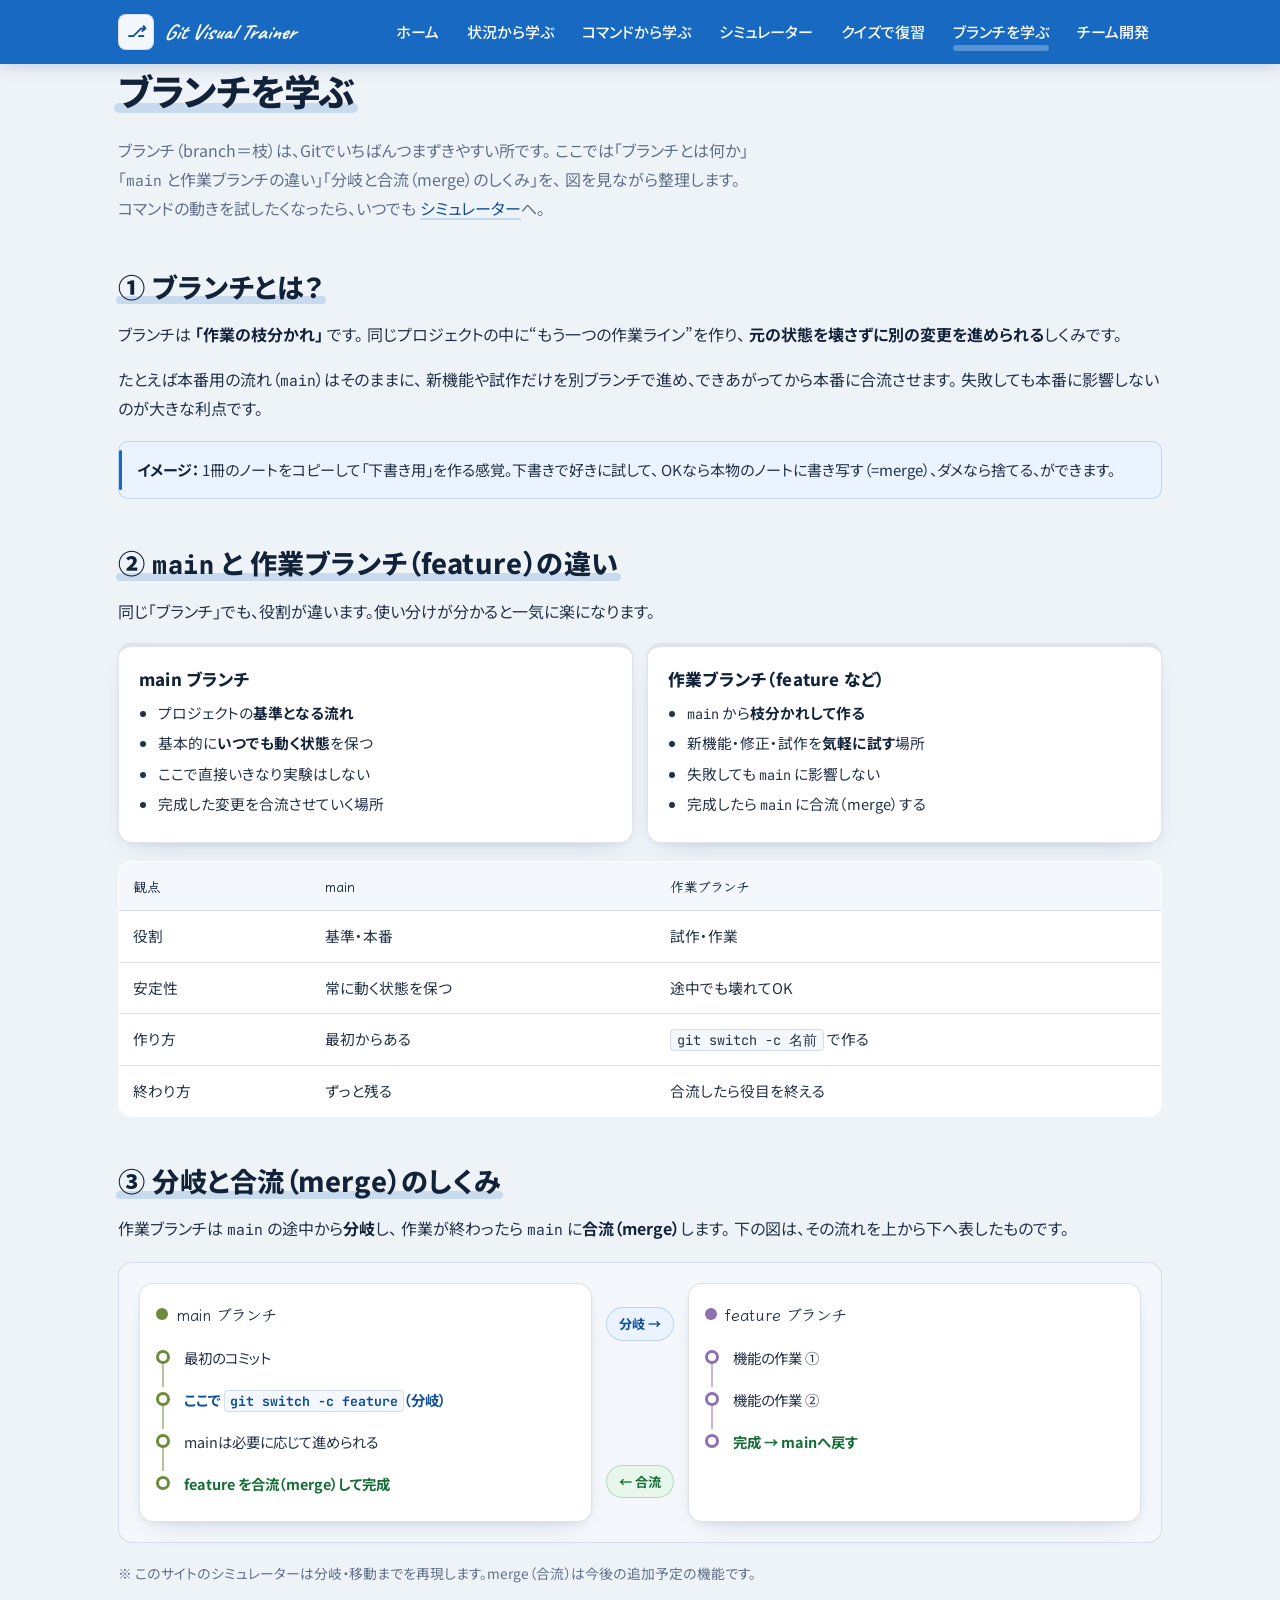
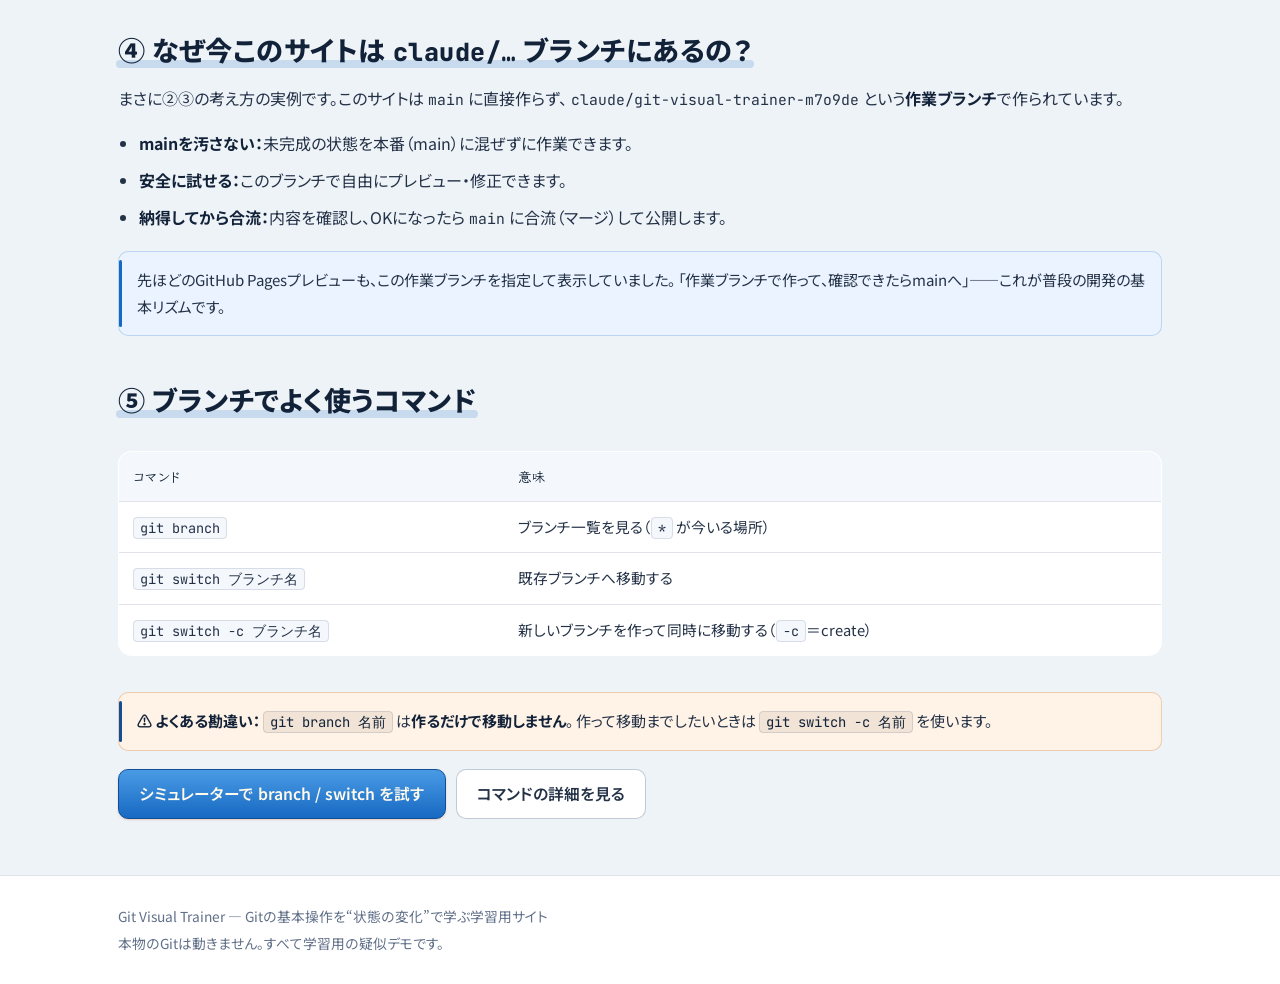
<file: branch.html>
<!DOCTYPE html>
<html lang="ja">
<head>
  <meta charset="UTF-8" />
  <meta name="viewport" content="width=device-width, initial-scale=1.0" />
  <meta name="description" content="Gitのブランチとは何か、mainと作業ブランチ(feature)の違いと使い分け、分岐・合流(merge)のしくみを図解で学ぶページ。" />
  <title>ブランチを学ぶ ｜ Git Visual Trainer</title>
  <link rel="stylesheet" href="css/style.css" />
</head>
<body>
  <!-- ===== ヘッダー / ナビ（index.htmlと統一） ===== -->
  <header class="site-header">
    <div class="container header-inner">
      <a class="brand" href="index.html#home">
        <span class="brand-mark" aria-hidden="true">⎇</span>
        <span class="brand-text">Git&nbsp;Visual&nbsp;Trainer</span>
      </a>
      <button class="nav-toggle" id="navToggle" aria-expanded="false" aria-controls="primaryNav">
        <span class="sr-only">メニューを開閉</span>
        <span class="nav-toggle-bar" aria-hidden="true"></span>
      </button>
      <nav class="primary-nav" id="primaryNav" aria-label="メインメニュー">
        <a class="nav-link" href="index.html#home">ホーム</a>
        <a class="nav-link" href="index.html#situations">状況から学ぶ</a>
        <a class="nav-link" href="index.html#commands">コマンドから学ぶ</a>
        <a class="nav-link" href="index.html#simulator">シミュレーター</a>
        <a class="nav-link" href="index.html#quiz">クイズで復習</a>
        <a class="nav-link active" href="branch.html" aria-current="page">ブランチを学ぶ</a>
        <a class="nav-link" href="team.html">チーム開発</a>
      </nav>
    </div>
  </header>

  <main class="container" id="app" tabindex="-1">
    <article class="view" style="display:block">

      <h1 class="view-title">ブランチを学ぶ</h1>
      <p class="view-lead">
        ブランチ（branch＝枝）は、Gitでいちばんつまずきやすい所です。
        ここでは「ブランチとは何か」「<code>main</code> と作業ブランチの違い」「分岐と合流（merge）のしくみ」を、
        図を見ながら整理します。コマンドの動きを試したくなったら、いつでも
        <a href="index.html#simulator">シミュレーター</a>へ。
      </p>

      <!-- ① ブランチとは -->
      <section class="branch-section">
        <h2 class="section-title">① ブランチとは？</h2>
        <p>
          ブランチは <strong>「作業の枝分かれ」</strong> です。
          同じプロジェクトの中に“もう一つの作業ライン”を作り、
          <strong>元の状態を壊さずに別の変更を進められる</strong>しくみです。
        </p>
        <p>
          たとえば本番用の流れ（<code>main</code>）はそのままに、
          新機能や試作だけを別ブランチで進め、できあがってから本番に合流させます。
          失敗しても本番に影響しないのが大きな利点です。
        </p>
        <div class="callout callout-info">
          <strong>イメージ：</strong>
          1冊のノートをコピーして「下書き用」を作る感覚。下書きで好きに試して、
          OKなら本物のノートに書き写す（=merge）、ダメなら捨てる、ができます。
        </div>
      </section>

      <!-- ② main と 作業ブランチの違い -->
      <section class="branch-section">
        <h2 class="section-title">② <code>main</code> と 作業ブランチ（feature）の違い</h2>
        <p>同じ「ブランチ」でも、役割が違います。使い分けが分かると一気に楽になります。</p>

        <div class="compare-grid">
          <div class="compare-card compare-main">
            <h3 class="compare-title">main ブランチ</h3>
            <ul>
              <li>プロジェクトの<strong>基準となる流れ</strong></li>
              <li>基本的に<strong>いつでも動く状態</strong>を保つ</li>
              <li>ここで直接いきなり実験はしない</li>
              <li>完成した変更を合流させていく場所</li>
            </ul>
          </div>
          <div class="compare-card compare-feature">
            <h3 class="compare-title">作業ブランチ（feature など）</h3>
            <ul>
              <li><code>main</code> から<strong>枝分かれして作る</strong></li>
              <li>新機能・修正・試作を<strong>気軽に試す</strong>場所</li>
              <li>失敗しても <code>main</code> に影響しない</li>
              <li>完成したら <code>main</code> に合流（merge）する</li>
            </ul>
          </div>
        </div>

        <table class="branch-table">
          <caption class="sr-only">mainと作業ブランチの比較</caption>
          <thead>
            <tr><th>観点</th><th>main</th><th>作業ブランチ</th></tr>
          </thead>
          <tbody>
            <tr><td>役割</td><td>基準・本番</td><td>試作・作業</td></tr>
            <tr><td>安定性</td><td>常に動く状態を保つ</td><td>途中でも壊れてOK</td></tr>
            <tr><td>作り方</td><td>最初からある</td><td><code>git switch -c 名前</code> で作る</td></tr>
            <tr><td>終わり方</td><td>ずっと残る</td><td>合流したら役目を終える</td></tr>
          </tbody>
        </table>
      </section>

      <!-- ③ 分岐・合流の図解 -->
      <section class="branch-section">
        <h2 class="section-title">③ 分岐と合流（merge）のしくみ</h2>
        <p>
          作業ブランチは <code>main</code> の途中から<strong>分岐</strong>し、
          作業が終わったら <code>main</code> に<strong>合流（merge）</strong>します。
          下の図は、その流れを上から下へ表したものです。
        </p>

        <!-- CSSだけで描くブランチ図（画像なし） -->
        <div class="git-graph" role="img"
             aria-label="mainブランチの2つ目のコミットからfeatureブランチが分岐し、featureで2回作業したあとmainへ合流する流れの図">
          <div class="glane glane-main">
            <div class="glane-head"><span class="glane-dot"></span> main ブランチ</div>
            <ol class="gcommits">
              <li class="gc">最初のコミット</li>
              <li class="gc gc-split">ここで <code>git switch -c feature</code>（分岐）</li>
              <li class="gc">mainは必要に応じて進められる</li>
              <li class="gc gc-merge">feature を合流（merge）して完成</li>
            </ol>
          </div>

          <div class="gconnect" aria-hidden="true">
            <span class="gconnect-arrow gconnect-split">分岐 →</span>
            <span class="gconnect-arrow gconnect-merge">← 合流</span>
          </div>

          <div class="glane glane-feature">
            <div class="glane-head"><span class="glane-dot"></span> feature ブランチ</div>
            <ol class="gcommits">
              <li class="gc">機能の作業 ①</li>
              <li class="gc">機能の作業 ②</li>
              <li class="gc gc-done">完成 → mainへ戻す</li>
            </ol>
          </div>
        </div>
        <p class="muted small">
          ※ このサイトのシミュレーターは分岐・移動までを再現します。merge（合流）は今後の追加予定の機能です。
        </p>
      </section>

      <!-- ④ なぜこのサイトは claude/... ブランチにある？ -->
      <section class="branch-section">
        <h2 class="section-title">④ なぜ今このサイトは <code>claude/…</code> ブランチにあるの？</h2>
        <p>
          まさに②③の考え方の実例です。このサイトは <code>main</code> に直接作らず、
          <code class="nowrap">claude/git-visual-trainer-m7o9de</code> という<strong>作業ブランチ</strong>で作られています。
        </p>
        <ul class="reason-list">
          <li><strong>mainを汚さない：</strong>未完成の状態を本番（main）に混ぜずに作業できます。</li>
          <li><strong>安全に試せる：</strong>このブランチで自由にプレビュー・修正できます。</li>
          <li><strong>納得してから合流：</strong>内容を確認し、OKになったら <code>main</code> に合流（マージ）して公開します。</li>
        </ul>
        <div class="callout callout-info">
          先ほどのGitHub Pagesプレビューも、この作業ブランチを指定して表示していました。
          「作業ブランチで作って、確認できたらmainへ」——これが普段の開発の基本リズムです。
        </div>
      </section>

      <!-- ⑤ 関連コマンド -->
      <section class="branch-section">
        <h2 class="section-title">⑤ ブランチでよく使うコマンド</h2>
        <div class="cmd-table-wrap">
          <table class="branch-table">
            <thead>
              <tr><th>コマンド</th><th>意味</th></tr>
            </thead>
            <tbody>
              <tr><td><code>git branch</code></td><td>ブランチ一覧を見る（<code>*</code> が今いる場所）</td></tr>
              <tr><td><code>git switch ブランチ名</code></td><td>既存ブランチへ移動する</td></tr>
              <tr><td><code>git switch -c ブランチ名</code></td><td>新しいブランチを作って同時に移動する（<code>-c</code>＝create）</td></tr>
            </tbody>
          </table>
        </div>
        <div class="callout callout-warn">
          <strong>⚠ よくある勘違い：</strong>
          <code>git branch 名前</code> は<strong>作るだけで移動しません</strong>。
          作って移動までしたいときは <code>git switch -c 名前</code> を使います。
        </div>
        <p class="branch-cta">
          <a class="btn btn-primary" href="index.html#simulator">シミュレーターで branch / switch を試す</a>
          <a class="btn btn-ghost" href="index.html#commands">コマンドの詳細を見る</a>
        </p>
      </section>

    </article>
  </main>

  <footer class="site-footer">
    <div class="container">
      <p>Git Visual Trainer — Gitの基本操作を“状態の変化”で学ぶ学習用サイト</p>
      <p class="muted">本物のGitは動きません。すべて学習用の疑似デモです。</p>
    </div>
  </footer>

  <!-- このページはSPAではないので、モバイルメニューの開閉だけ最小限のJSで対応 -->
  <script>
    (function () {
      var toggle = document.getElementById("navToggle");
      var nav = document.getElementById("primaryNav");
      if (toggle && nav) {
        toggle.addEventListener("click", function () {
          var open = nav.classList.toggle("open");
          toggle.setAttribute("aria-expanded", String(open));
        });
      }
    })();
  </script>
</body>
</html>
</file>
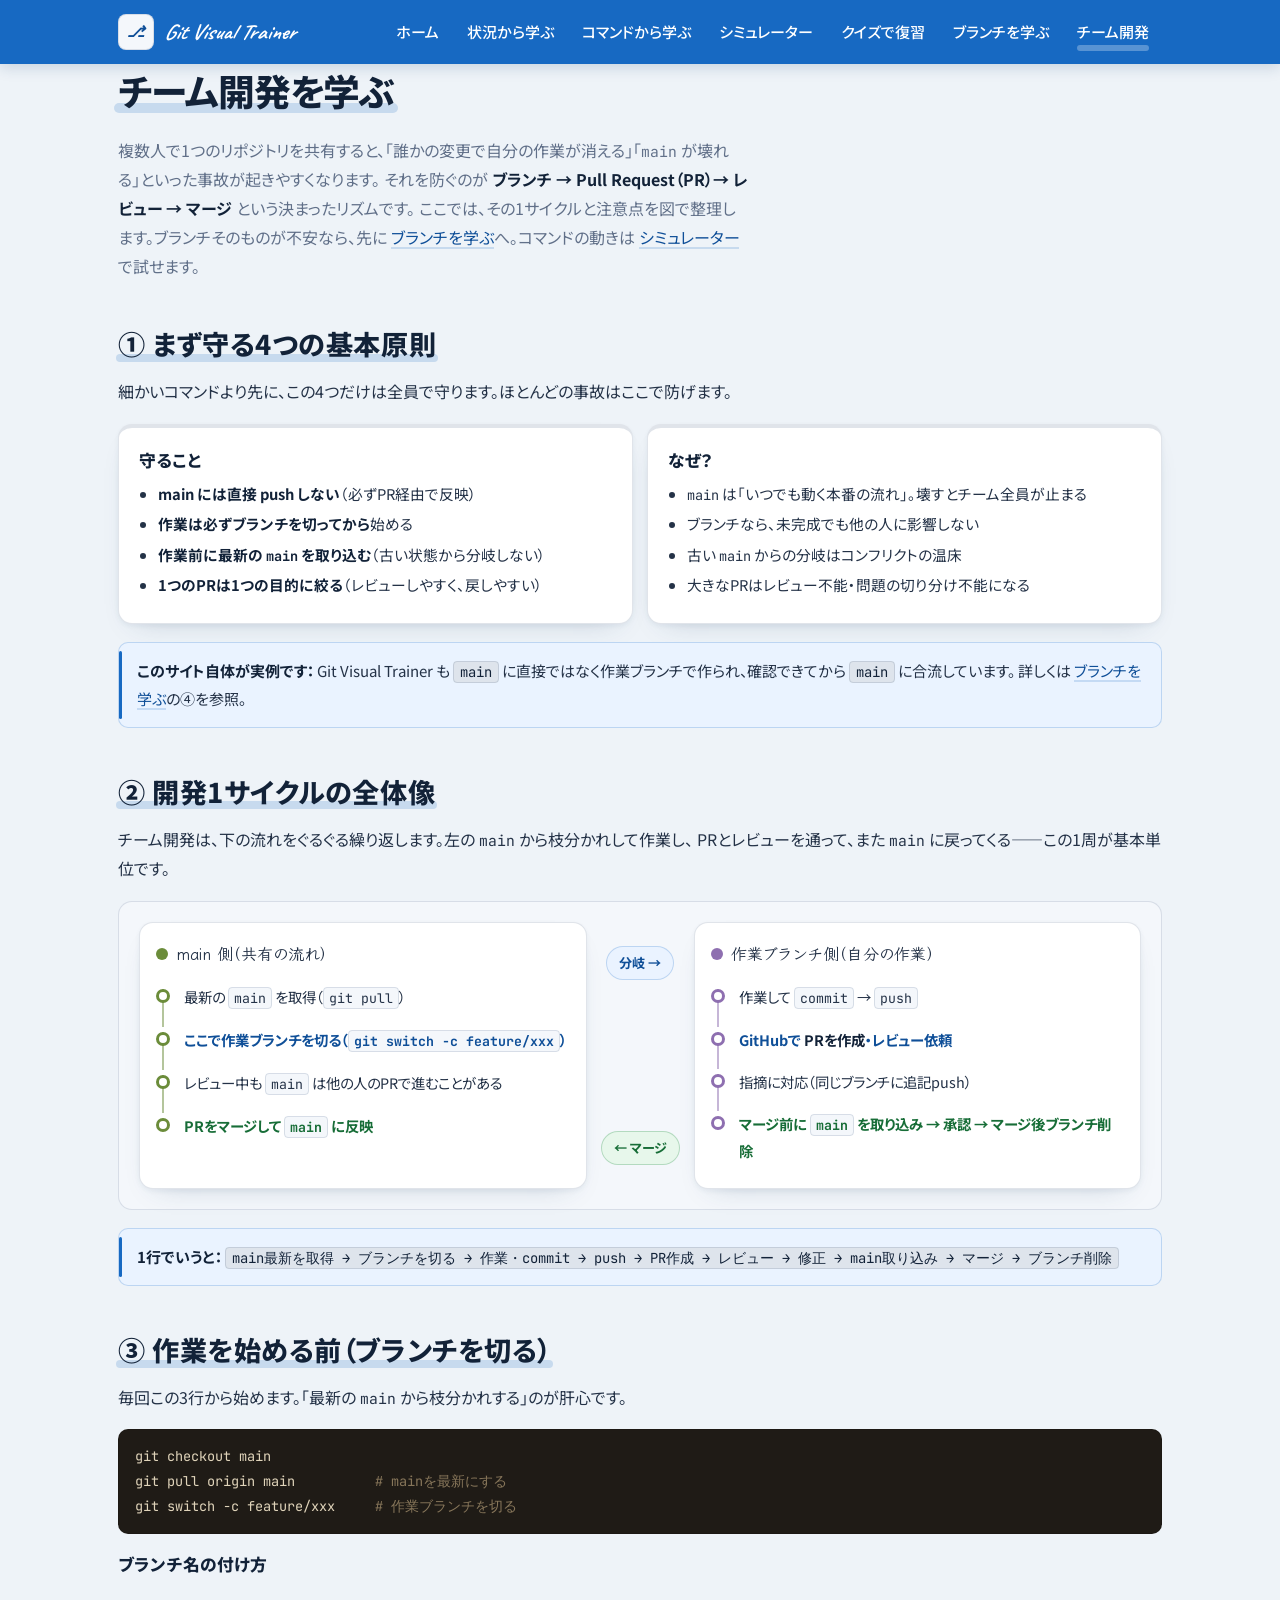
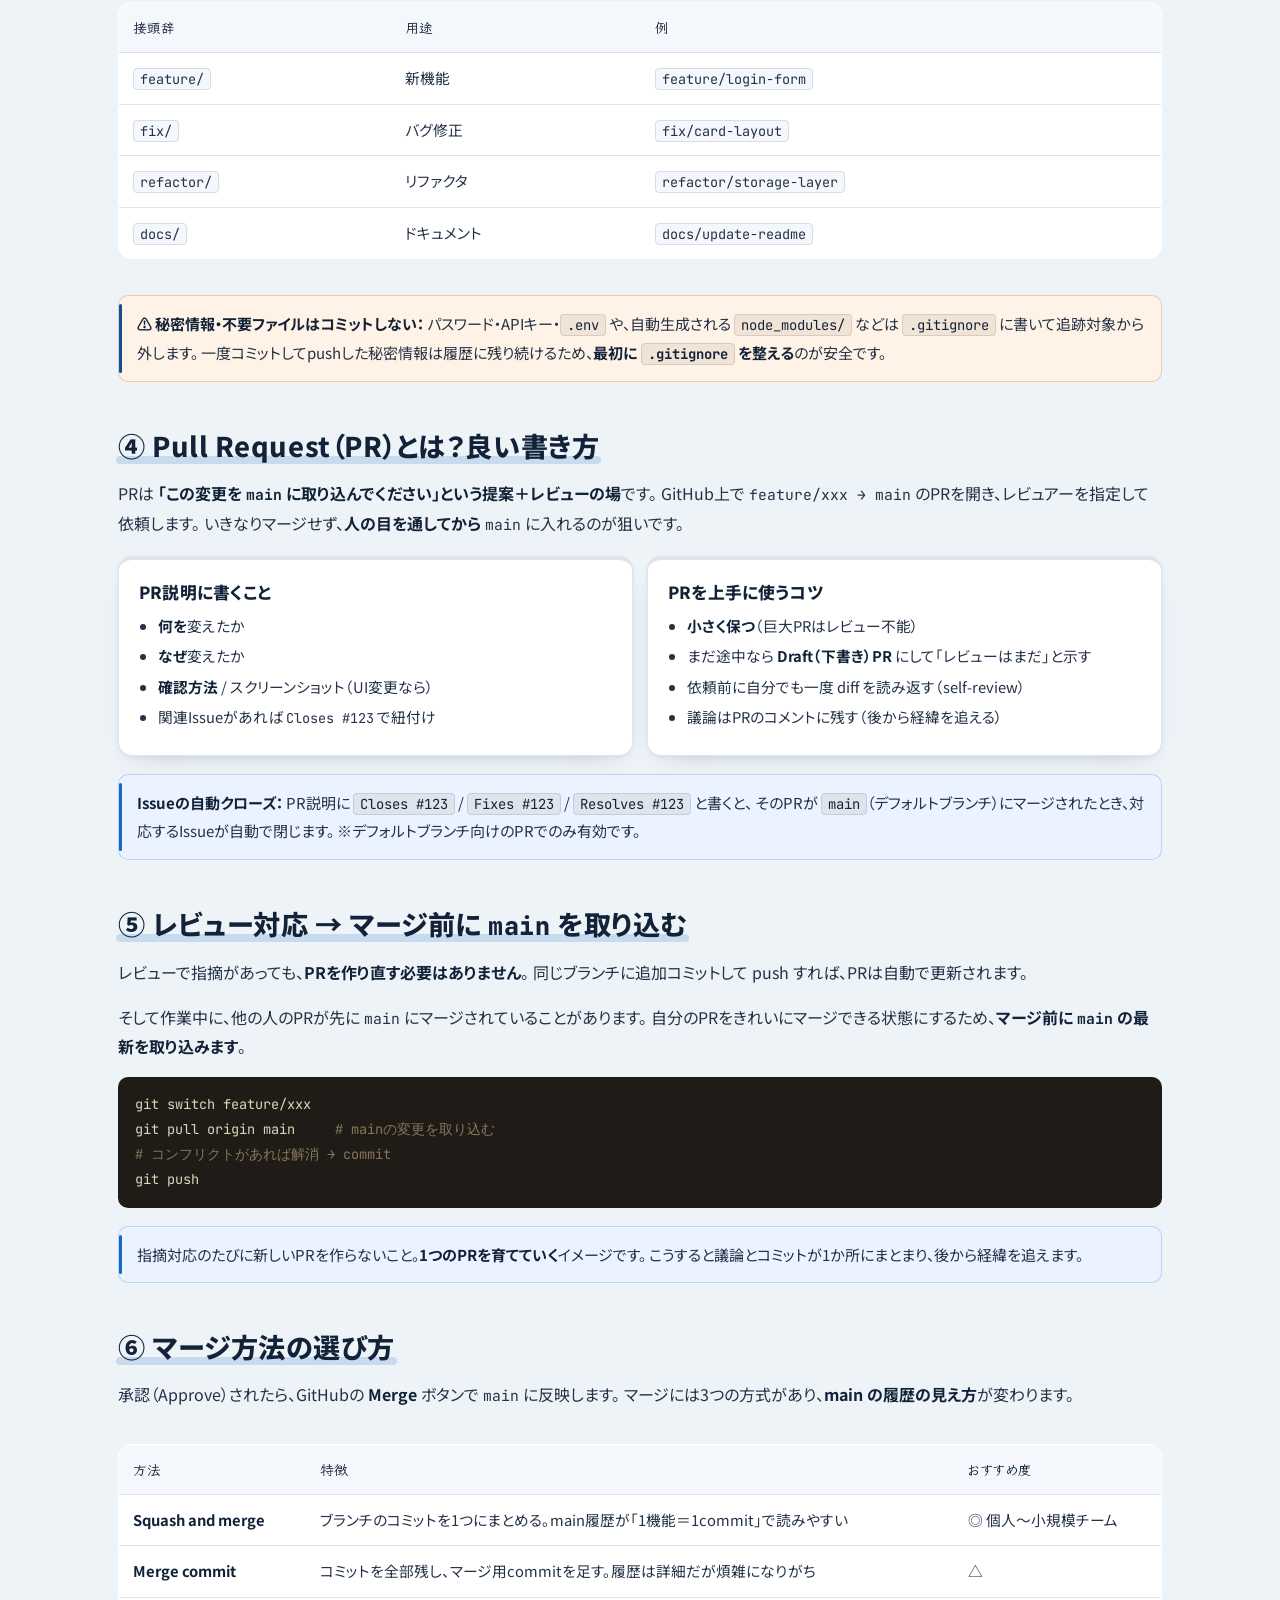
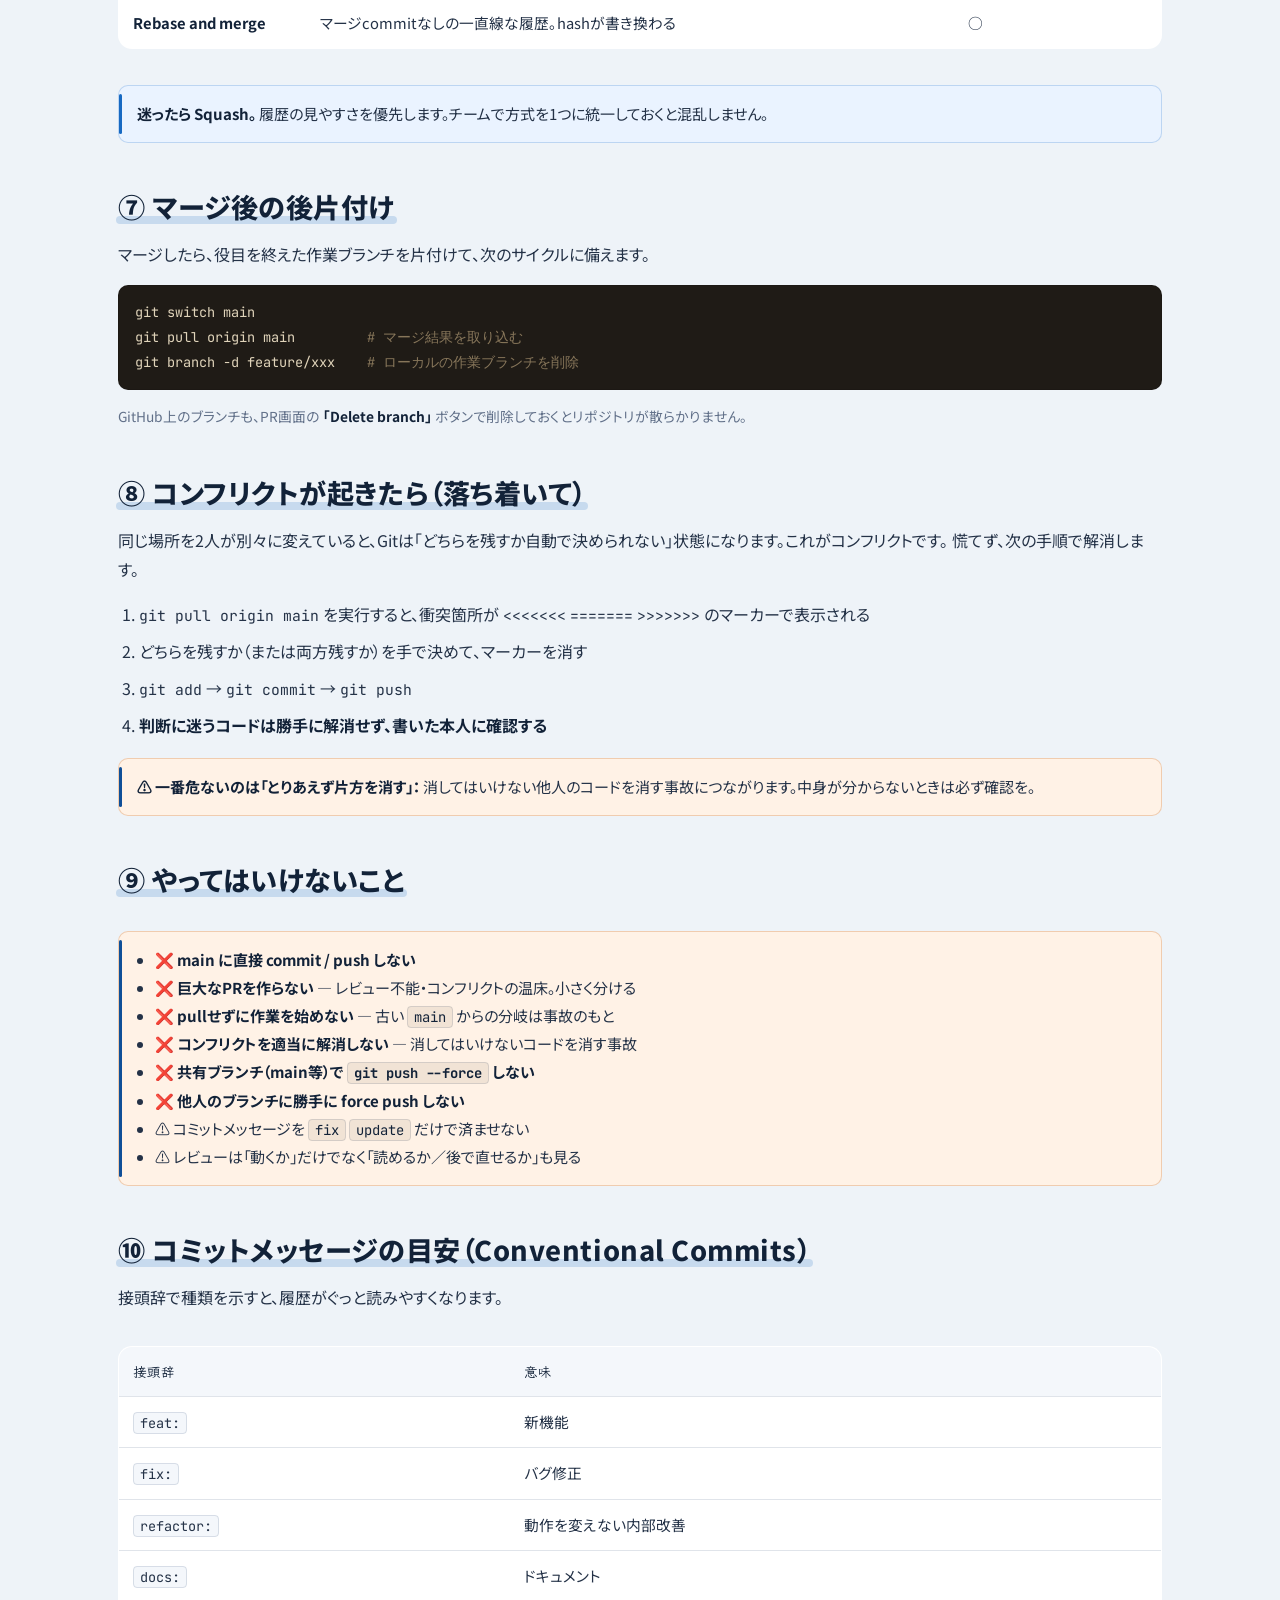
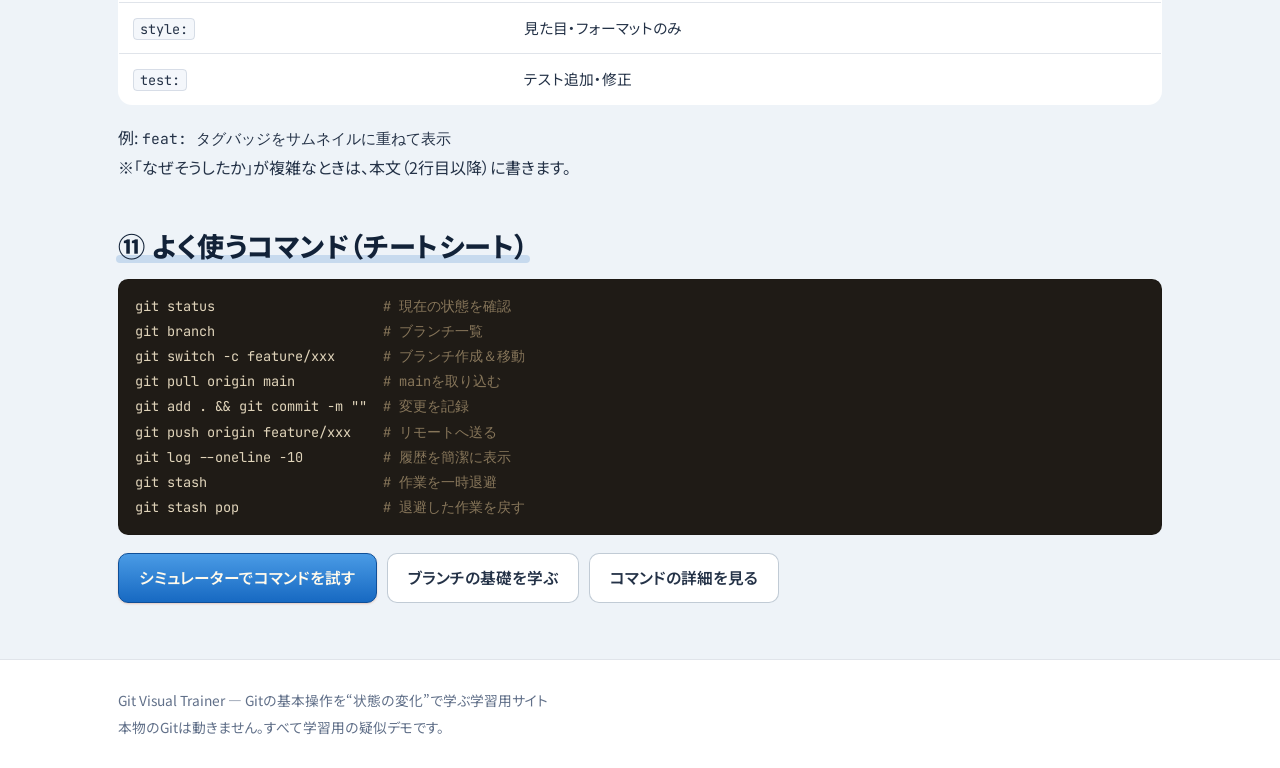
<file: team.html>
<!DOCTYPE html>
<html lang="ja">
<head>
  <meta charset="UTF-8" />
  <meta name="viewport" content="width=device-width, initial-scale=1.0" />
  <meta name="description" content="複数人でリポジトリを共有して開発するときのGit/GitHub運用ガイド。mainを守る基本原則、ブランチ→Pull Request→レビュー→マージの1サイクル、マージ戦略の違い、やってはいけないことを図解で学ぶページ。" />
  <title>チーム開発を学ぶ ｜ Git Visual Trainer</title>
  <link rel="stylesheet" href="css/style.css" />
</head>
<body>
  <!-- ===== ヘッダー / ナビ（index.html・branch.htmlと統一） ===== -->
  <header class="site-header">
    <div class="container header-inner">
      <a class="brand" href="index.html#home">
        <span class="brand-mark" aria-hidden="true">⎇</span>
        <span class="brand-text">Git&nbsp;Visual&nbsp;Trainer</span>
      </a>
      <button class="nav-toggle" id="navToggle" aria-expanded="false" aria-controls="primaryNav">
        <span class="sr-only">メニューを開閉</span>
        <span class="nav-toggle-bar" aria-hidden="true"></span>
      </button>
      <nav class="primary-nav" id="primaryNav" aria-label="メインメニュー">
        <a class="nav-link" href="index.html#home">ホーム</a>
        <a class="nav-link" href="index.html#situations">状況から学ぶ</a>
        <a class="nav-link" href="index.html#commands">コマンドから学ぶ</a>
        <a class="nav-link" href="index.html#simulator">シミュレーター</a>
        <a class="nav-link" href="index.html#quiz">クイズで復習</a>
        <a class="nav-link" href="branch.html">ブランチを学ぶ</a>
        <a class="nav-link active" href="team.html" aria-current="page">チーム開発</a>
      </nav>
    </div>
  </header>

  <main class="container" id="app" tabindex="-1">
    <article class="view" style="display:block">

      <h1 class="view-title">チーム開発を学ぶ</h1>
      <p class="view-lead">
        複数人で1つのリポジトリを共有すると、「誰かの変更で自分の作業が消える」「<code>main</code> が壊れる」といった事故が起きやすくなります。
        それを防ぐのが <strong>ブランチ → Pull Request（PR）→ レビュー → マージ</strong> という決まったリズムです。
        ここでは、その1サイクルと注意点を図で整理します。ブランチそのものが不安なら、先に
        <a href="branch.html">ブランチを学ぶ</a>へ。コマンドの動きは
        <a href="index.html#simulator">シミュレーター</a>で試せます。
      </p>

      <!-- ① 基本原則 -->
      <section class="branch-section">
        <h2 class="section-title">① まず守る4つの基本原則</h2>
        <p>細かいコマンドより先に、この4つだけは全員で守ります。ほとんどの事故はここで防げます。</p>
        <div class="compare-grid">
          <div class="compare-card compare-main">
            <h3 class="compare-title">守ること</h3>
            <ul>
              <li><strong>main には直接 push しない</strong>（必ずPR経由で反映）</li>
              <li><strong>作業は必ずブランチを切ってから</strong>始める</li>
              <li><strong>作業前に最新の <code>main</code> を取り込む</strong>（古い状態から分岐しない）</li>
              <li><strong>1つのPRは1つの目的に絞る</strong>（レビューしやすく、戻しやすい）</li>
            </ul>
          </div>
          <div class="compare-card compare-feature">
            <h3 class="compare-title">なぜ？</h3>
            <ul>
              <li><code>main</code> は「いつでも動く本番の流れ」。壊すとチーム全員が止まる</li>
              <li>ブランチなら、未完成でも他の人に影響しない</li>
              <li>古い <code>main</code> からの分岐はコンフリクトの温床</li>
              <li>大きなPRはレビュー不能・問題の切り分け不能になる</li>
            </ul>
          </div>
        </div>
        <div class="callout callout-info">
          <strong>このサイト自体が実例です：</strong>
          Git Visual Trainer も <code>main</code> に直接ではなく作業ブランチで作られ、確認できてから <code>main</code> に合流しています。
          詳しくは <a href="branch.html">ブランチを学ぶ</a>の④を参照。
        </div>
      </section>

      <!-- ② 1サイクルの全体像 -->
      <section class="branch-section">
        <h2 class="section-title">② 開発1サイクルの全体像</h2>
        <p>
          チーム開発は、下の流れをぐるぐる繰り返します。左の <code>main</code> から枝分かれして作業し、
          PRとレビューを通って、また <code>main</code> に戻ってくる——この1周が基本単位です。
        </p>

        <!-- CSSだけで描くフロー図（branch.htmlのgit-graphを応用） -->
        <div class="git-graph" role="img"
             aria-label="mainを最新化してから作業ブランチを切り、作業・コミット・pushしてPRを作成、レビューと修正を経て、マージ前にmainを取り込み、mainへマージし、ブランチを削除する1サイクルの流れ図">
          <div class="glane glane-main">
            <div class="glane-head"><span class="glane-dot"></span> main 側（共有の流れ）</div>
            <ol class="gcommits">
              <li class="gc">最新の <code>main</code> を取得（<code>git pull</code>）</li>
              <li class="gc gc-split">ここで作業ブランチを切る（<code>git switch -c feature/xxx</code>）</li>
              <li class="gc">レビュー中も <code>main</code> は他の人のPRで進むことがある</li>
              <li class="gc gc-merge">PRをマージして <code>main</code> に反映</li>
            </ol>
          </div>

          <div class="gconnect" aria-hidden="true">
            <span class="gconnect-arrow gconnect-split">分岐 →</span>
            <span class="gconnect-arrow gconnect-merge">← マージ</span>
          </div>

          <div class="glane glane-feature">
            <div class="glane-head"><span class="glane-dot"></span> 作業ブランチ側（自分の作業）</div>
            <ol class="gcommits">
              <li class="gc">作業して <code>commit</code> → <code>push</code></li>
              <li class="gc gc-split">GitHubで <strong>PRを作成</strong>・レビュー依頼</li>
              <li class="gc">指摘に対応（同じブランチに追記push）</li>
              <li class="gc gc-done">マージ前に <code>main</code> を取り込み → 承認 → マージ後ブランチ削除</li>
            </ol>
          </div>
        </div>

        <div class="callout callout-info">
          <strong>1行でいうと：</strong>
          <code>main最新を取得 → ブランチを切る → 作業・commit → push → PR作成 → レビュー → 修正 → main取り込み → マージ → ブランチ削除</code>
        </div>
      </section>

      <!-- ③ 作業を始める前 -->
      <section class="branch-section">
        <h2 class="section-title">③ 作業を始める前（ブランチを切る）</h2>
        <p>毎回この3行から始めます。「最新の <code>main</code> から枝分かれする」のが肝心です。</p>
        <div class="mini-terminal" aria-label="作業開始時のコマンド例">git checkout main
git pull origin main          <span class="term-info"># mainを最新にする</span>
git switch -c feature/xxx     <span class="term-info"># 作業ブランチを切る</span></div>

        <h3 class="compare-title" style="margin-top:18px">ブランチ名の付け方</h3>
        <div class="cmd-table-wrap">
          <table class="branch-table">
            <caption class="sr-only">ブランチ名の接頭辞と用途</caption>
            <thead>
              <tr><th>接頭辞</th><th>用途</th><th>例</th></tr>
            </thead>
            <tbody>
              <tr><td><code>feature/</code></td><td>新機能</td><td><code>feature/login-form</code></td></tr>
              <tr><td><code>fix/</code></td><td>バグ修正</td><td><code>fix/card-layout</code></td></tr>
              <tr><td><code>refactor/</code></td><td>リファクタ</td><td><code>refactor/storage-layer</code></td></tr>
              <tr><td><code>docs/</code></td><td>ドキュメント</td><td><code>docs/update-readme</code></td></tr>
            </tbody>
          </table>
        </div>

        <div class="callout callout-warn">
          <strong>⚠ 秘密情報・不要ファイルはコミットしない：</strong>
          パスワード・APIキー・<code>.env</code> や、自動生成される <code>node_modules/</code> などは
          <code>.gitignore</code> に書いて追跡対象から外します。
          一度コミットしてpushした秘密情報は履歴に残り続けるため、<strong>最初に <code>.gitignore</code> を整える</strong>のが安全です。
        </div>
      </section>

      <!-- ④ Pull Request とは -->
      <section class="branch-section">
        <h2 class="section-title">④ Pull Request（PR）とは？良い書き方</h2>
        <p>
          PRは <strong>「この変更を <code>main</code> に取り込んでください」という提案＋レビューの場</strong>です。
          GitHub上で <code>feature/xxx → main</code> のPRを開き、レビュアーを指定して依頼します。
          いきなりマージせず、<strong>人の目を通してから</strong> <code>main</code> に入れるのが狙いです。
        </p>

        <div class="compare-grid">
          <div class="compare-card compare-main">
            <h3 class="compare-title">PR説明に書くこと</h3>
            <ul>
              <li><strong>何を</strong>変えたか</li>
              <li><strong>なぜ</strong>変えたか</li>
              <li><strong>確認方法</strong> / スクリーンショット（UI変更なら）</li>
              <li>関連Issueがあれば <code>Closes #123</code> で紐付け</li>
            </ul>
          </div>
          <div class="compare-card compare-feature">
            <h3 class="compare-title">PRを上手に使うコツ</h3>
            <ul>
              <li><strong>小さく保つ</strong>（巨大PRはレビュー不能）</li>
              <li>まだ途中なら <strong>Draft（下書き）PR</strong> にして「レビューはまだ」と示す</li>
              <li>依頼前に自分でも一度 diff を読み返す（self-review）</li>
              <li>議論はPRのコメントに残す（後から経緯を追える）</li>
            </ul>
          </div>
        </div>

        <div class="callout callout-info">
          <strong>Issueの自動クローズ：</strong>
          PR説明に <code>Closes #123</code> / <code>Fixes #123</code> / <code>Resolves #123</code> と書くと、
          そのPRが <code>main</code>（デフォルトブランチ）にマージされたとき、対応するIssueが自動で閉じます。
          ※デフォルトブランチ向けのPRでのみ有効です。
        </div>
      </section>

      <!-- ⑤ レビュー対応とマージ前のmain取り込み -->
      <section class="branch-section">
        <h2 class="section-title">⑤ レビュー対応 → マージ前に <code>main</code> を取り込む</h2>
        <p>
          レビューで指摘があっても、<strong>PRを作り直す必要はありません</strong>。
          同じブランチに追加コミットして push すれば、PRは自動で更新されます。
        </p>
        <p>
          そして作業中に、他の人のPRが先に <code>main</code> にマージされていることがあります。
          自分のPRをきれいにマージできる状態にするため、<strong>マージ前に <code>main</code> の最新を取り込みます</strong>。
        </p>
        <div class="mini-terminal" aria-label="マージ前にmainを取り込むコマンド例">git switch feature/xxx
git pull origin main     <span class="term-info"># mainの変更を取り込む</span>
<span class="term-info"># コンフリクトがあれば解消 → commit</span>
git push</div>
        <div class="callout callout-info">
          指摘対応のたびに新しいPRを作らないこと。<strong>1つのPRを育てていく</strong>イメージです。
          こうすると議論とコミットが1か所にまとまり、後から経緯を追えます。
        </div>
      </section>

      <!-- ⑥ マージ戦略 -->
      <section class="branch-section">
        <h2 class="section-title">⑥ マージ方法の選び方</h2>
        <p>
          承認（Approve）されたら、GitHubの <strong>Merge</strong> ボタンで <code>main</code> に反映します。
          マージには3つの方式があり、<strong>main の履歴の見え方</strong>が変わります。
        </p>
        <div class="cmd-table-wrap">
          <table class="branch-table">
            <caption class="sr-only">マージ方法の比較</caption>
            <thead>
              <tr><th>方法</th><th>特徴</th><th>おすすめ度</th></tr>
            </thead>
            <tbody>
              <tr>
                <td><strong>Squash and merge</strong></td>
                <td>ブランチのコミットを1つにまとめる。main履歴が「1機能＝1commit」で読みやすい</td>
                <td>◎ 個人〜小規模チーム</td>
              </tr>
              <tr>
                <td><strong>Merge commit</strong></td>
                <td>コミットを全部残し、マージ用commitを足す。履歴は詳細だが煩雑になりがち</td>
                <td>△</td>
              </tr>
              <tr>
                <td><strong>Rebase and merge</strong></td>
                <td>マージcommitなしの一直線な履歴。hashが書き換わる</td>
                <td>○</td>
              </tr>
            </tbody>
          </table>
        </div>
        <div class="callout callout-info">
          <strong>迷ったら Squash。</strong> 履歴の見やすさを優先します。チームで方式を1つに統一しておくと混乱しません。
        </div>
      </section>

      <!-- ⑦ 後片付け -->
      <section class="branch-section">
        <h2 class="section-title">⑦ マージ後の後片付け</h2>
        <p>マージしたら、役目を終えた作業ブランチを片付けて、次のサイクルに備えます。</p>
        <div class="mini-terminal" aria-label="マージ後の後片付けコマンド例">git switch main
git pull origin main         <span class="term-info"># マージ結果を取り込む</span>
git branch -d feature/xxx    <span class="term-info"># ローカルの作業ブランチを削除</span></div>
        <p class="muted small">
          GitHub上のブランチも、PR画面の <strong>「Delete branch」</strong> ボタンで削除しておくとリポジトリが散らかりません。
        </p>
      </section>

      <!-- ⑧ コンフリクト -->
      <section class="branch-section">
        <h2 class="section-title">⑧ コンフリクトが起きたら（落ち着いて）</h2>
        <p>
          同じ場所を2人が別々に変えていると、Gitは「どちらを残すか自動で決められない」状態になります。これがコンフリクトです。
          慌てず、次の手順で解消します。
        </p>
        <ol class="reason-list">
          <li><code>git pull origin main</code> を実行すると、衝突箇所が <code>&lt;&lt;&lt;&lt;&lt;&lt;&lt;</code> <code>=======</code> <code>&gt;&gt;&gt;&gt;&gt;&gt;&gt;</code> のマーカーで表示される</li>
          <li>どちらを残すか（または両方残すか）を手で決めて、マーカーを消す</li>
          <li><code>git add</code> → <code>git commit</code> → <code>git push</code></li>
          <li><strong>判断に迷うコードは勝手に解消せず、書いた本人に確認する</strong></li>
        </ol>
        <div class="callout callout-warn">
          <strong>⚠ 一番危ないのは「とりあえず片方を消す」：</strong>
          消してはいけない他人のコードを消す事故につながります。中身が分からないときは必ず確認を。
        </div>
      </section>

      <!-- ⑨ やってはいけないこと -->
      <section class="branch-section">
        <h2 class="section-title">⑨ やってはいけないこと</h2>
        <div class="callout callout-warn">
          <ul style="margin:0; padding-left:1.2em;">
            <li>❌ <strong>main に直接 commit / push しない</strong></li>
            <li>❌ <strong>巨大なPRを作らない</strong> — レビュー不能・コンフリクトの温床。小さく分ける</li>
            <li>❌ <strong>pullせずに作業を始めない</strong> — 古い <code>main</code> からの分岐は事故のもと</li>
            <li>❌ <strong>コンフリクトを適当に解消しない</strong> — 消してはいけないコードを消す事故</li>
            <li>❌ <strong>共有ブランチ（main等）で <code>git push --force</code> しない</strong></li>
            <li>❌ <strong>他人のブランチに勝手に force push しない</strong></li>
            <li>⚠ コミットメッセージを <code>fix</code> <code>update</code> だけで済ませない</li>
            <li>⚠ レビューは「動くか」だけでなく「読めるか／後で直せるか」も見る</li>
          </ul>
        </div>
      </section>

      <!-- ⑩ コミットメッセージ -->
      <section class="branch-section">
        <h2 class="section-title">⑩ コミットメッセージの目安（Conventional Commits）</h2>
        <p>接頭辞で種類を示すと、履歴がぐっと読みやすくなります。</p>
        <div class="cmd-table-wrap">
          <table class="branch-table">
            <caption class="sr-only">Conventional Commits の接頭辞</caption>
            <thead>
              <tr><th>接頭辞</th><th>意味</th></tr>
            </thead>
            <tbody>
              <tr><td><code>feat:</code></td><td>新機能</td></tr>
              <tr><td><code>fix:</code></td><td>バグ修正</td></tr>
              <tr><td><code>refactor:</code></td><td>動作を変えない内部改善</td></tr>
              <tr><td><code>docs:</code></td><td>ドキュメント</td></tr>
              <tr><td><code>style:</code></td><td>見た目・フォーマットのみ</td></tr>
              <tr><td><code>test:</code></td><td>テスト追加・修正</td></tr>
            </tbody>
          </table>
        </div>
        <p>
          例: <code>feat: タグバッジをサムネイルに重ねて表示</code><br />
          ※「なぜそうしたか」が複雑なときは、本文（2行目以降）に書きます。
        </p>
      </section>

      <!-- ⑪ チートシート＋導線 -->
      <section class="branch-section">
        <h2 class="section-title">⑪ よく使うコマンド（チートシート）</h2>
        <div class="mini-terminal" aria-label="チーム開発でよく使うコマンド一覧">git status                     <span class="term-info"># 現在の状態を確認</span>
git branch                     <span class="term-info"># ブランチ一覧</span>
git switch -c feature/xxx      <span class="term-info"># ブランチ作成＆移動</span>
git pull origin main           <span class="term-info"># mainを取り込む</span>
git add . && git commit -m ""  <span class="term-info"># 変更を記録</span>
git push origin feature/xxx    <span class="term-info"># リモートへ送る</span>
git log --oneline -10          <span class="term-info"># 履歴を簡潔に表示</span>
git stash                      <span class="term-info"># 作業を一時退避</span>
git stash pop                  <span class="term-info"># 退避した作業を戻す</span></div>

        <p class="branch-cta">
          <a class="btn btn-primary" href="index.html#simulator">シミュレーターでコマンドを試す</a>
          <a class="btn btn-ghost" href="branch.html">ブランチの基礎を学ぶ</a>
          <a class="btn btn-ghost" href="index.html#commands">コマンドの詳細を見る</a>
        </p>
      </section>

    </article>
  </main>

  <footer class="site-footer">
    <div class="container">
      <p>Git Visual Trainer — Gitの基本操作を“状態の変化”で学ぶ学習用サイト</p>
      <p class="muted">本物のGitは動きません。すべて学習用の疑似デモです。</p>
    </div>
  </footer>

  <!-- このページはSPAではないので、モバイルメニューの開閉だけ最小限のJSで対応 -->
  <script>
    (function () {
      var toggle = document.getElementById("navToggle");
      var nav = document.getElementById("primaryNav");
      if (toggle && nav) {
        toggle.addEventListener("click", function () {
          var open = nav.classList.toggle("open");
          toggle.setAttribute("aria-expanded", String(open));
        });
      }
    })();
  </script>
</body>
</html>
</file>
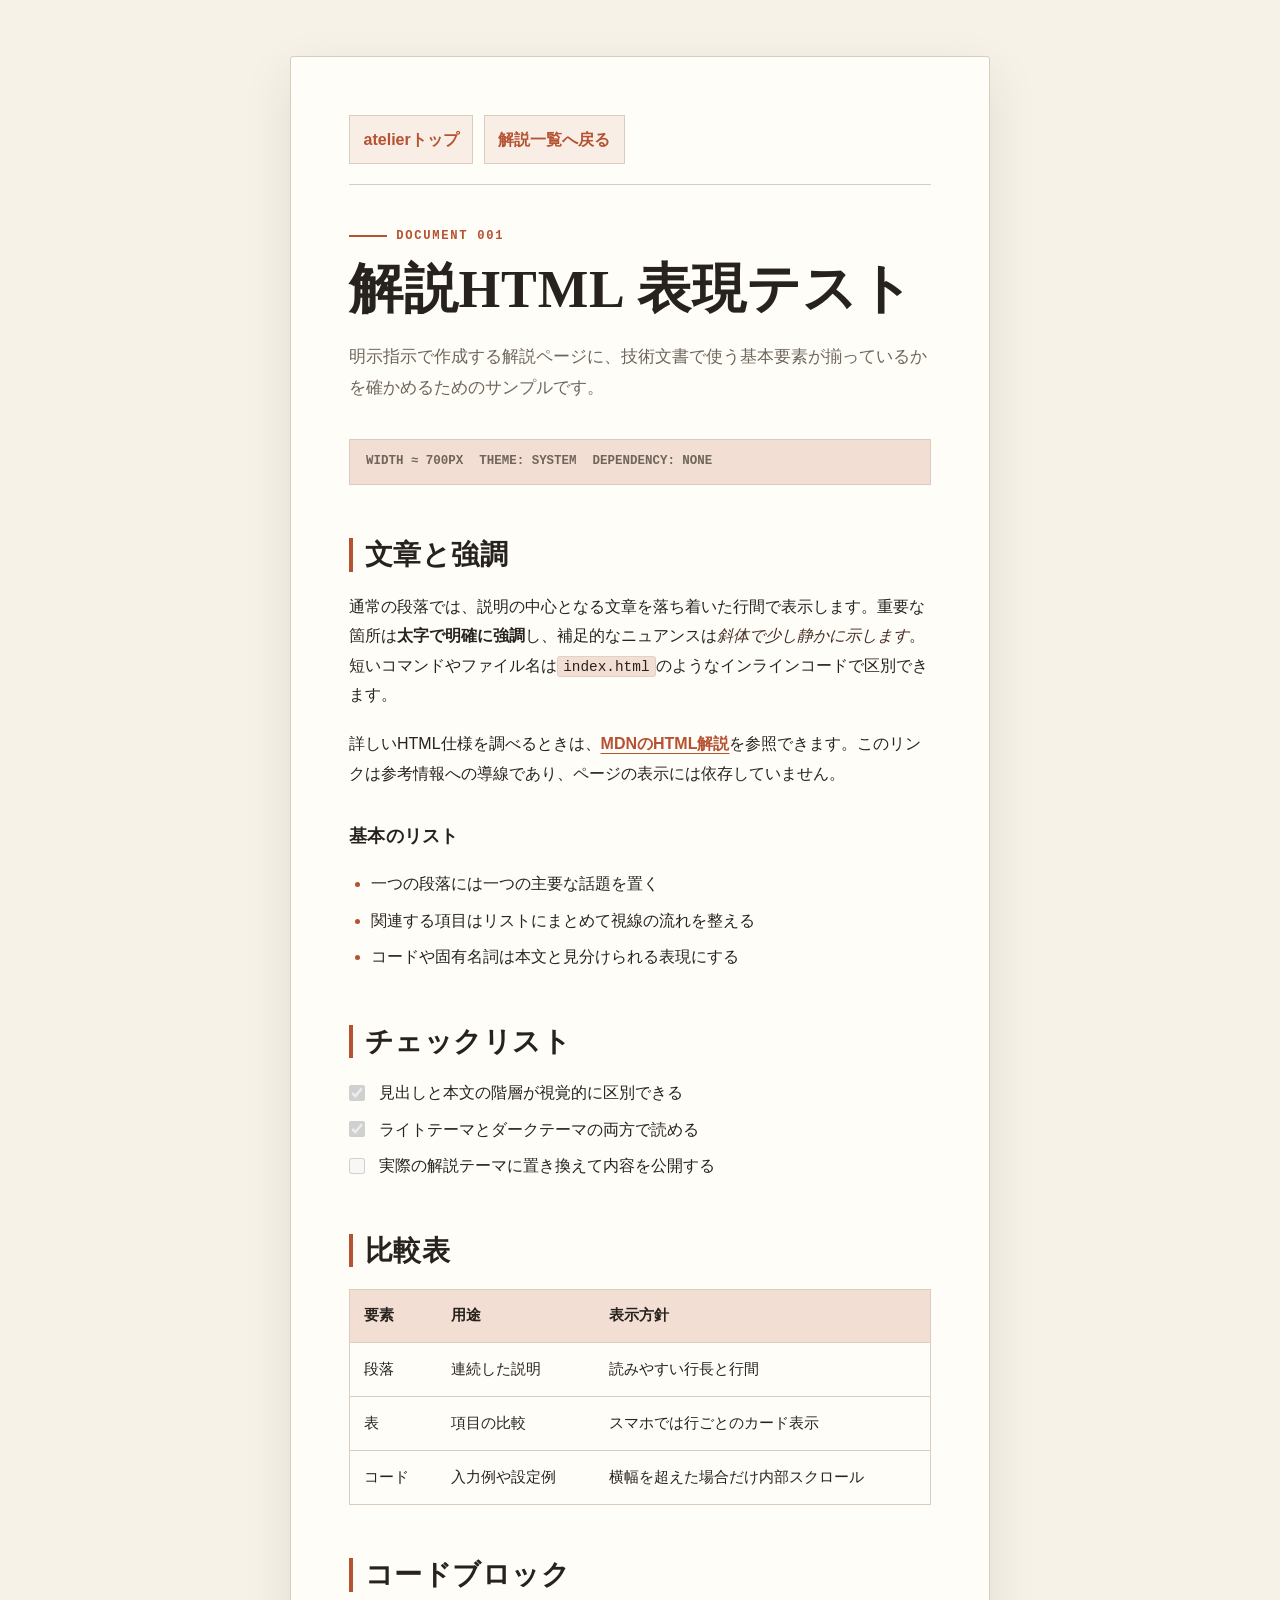
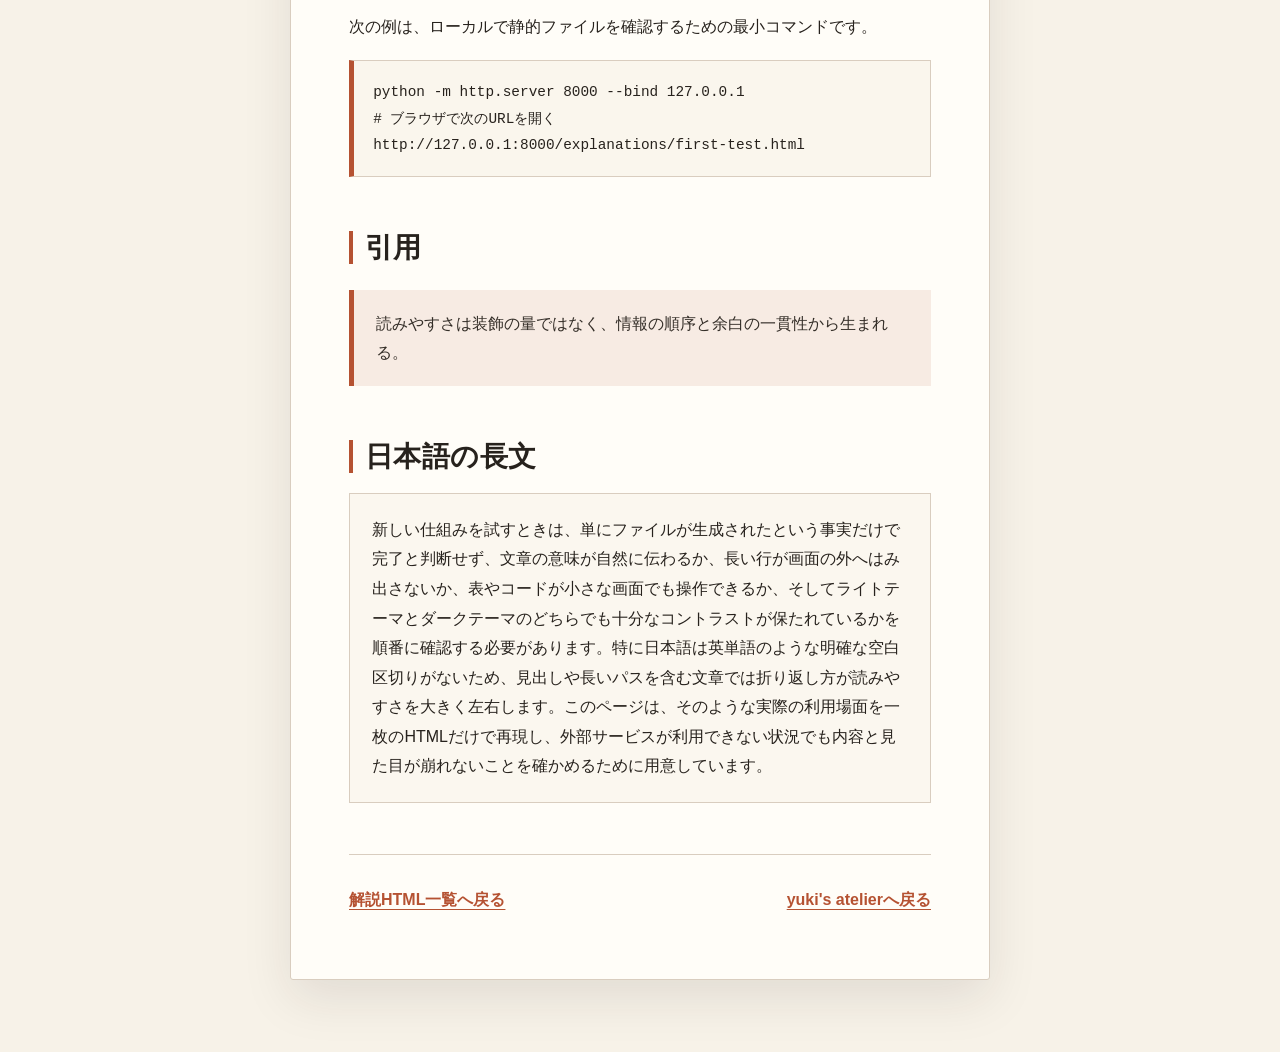
<file: explanations/first-test.html>
<!doctype html>
<html lang="ja">
<head>
  <meta charset="utf-8">
  <meta name="viewport" content="width=device-width, initial-scale=1">
  <meta name="description" content="解説HTMLの基本要素を確認する最初のテストページ">
  <meta name="color-scheme" content="light dark">
  <title>解説HTML 表現テスト | yuki's atelier</title>
  <style>
    :root {
      color-scheme: light dark;
      --paper: #f7f2e8;
      --surface: #fffdf8;
      --ink: #27221d;
      --muted: #6f655a;
      --accent: #b55232;
      --accent-soft: #f2ded3;
      --line: #d9cdbf;
      font-family: -apple-system, BlinkMacSystemFont, "Segoe UI", "Noto Sans JP", sans-serif;
      line-height: 1.85;
      background: var(--paper);
      color: var(--ink);
    }

    * { box-sizing: border-box; }

    html { scroll-behavior: smooth; }

    body {
      margin: 0;
      padding: clamp(20px, 5vw, 56px) 18px 72px;
      background:
        linear-gradient(90deg, transparent 0 49%, color-mix(in srgb, var(--line) 24%, transparent) 49% 51%, transparent 51%) top / 36px 36px,
        var(--paper);
    }

    article {
      width: min(700px, 100%);
      margin: 0 auto;
      padding: clamp(28px, 6vw, 58px);
      overflow-wrap: anywhere;
      background: var(--surface);
      border: 1px solid var(--line);
      border-radius: 3px;
      box-shadow: 0 18px 50px color-mix(in srgb, var(--ink) 10%, transparent);
    }

    .kicker {
      display: inline-flex;
      align-items: center;
      gap: .55rem;
      margin: 0 0 1rem;
      color: var(--accent);
      font: 700 .76rem/1.2 ui-monospace, SFMono-Regular, Consolas, monospace;
      letter-spacing: .14em;
    }

    .kicker::before {
      width: 2.4rem;
      height: 2px;
      content: "";
      background: currentColor;
    }

    h1, h2, h3 {
      font-family: Georgia, "Yu Mincho", "Hiragino Mincho ProN", serif;
      letter-spacing: .015em;
    }

    h1 {
      margin: 0;
      font-size: clamp(2rem, 8vw, 3.35rem);
      line-height: 1.15;
    }

    h2 {
      position: relative;
      margin: 3.2rem 0 1.1rem;
      padding-left: 1rem;
      font-size: clamp(1.35rem, 5vw, 1.75rem);
      line-height: 1.35;
    }

    h2::before {
      position: absolute;
      inset: .08em auto .08em 0;
      width: 4px;
      content: "";
      background: var(--accent);
    }

    h3 {
      margin: 2rem 0 .65rem;
      font-size: 1.12rem;
    }

    p { margin: .8rem 0 1.2rem; }

    .lead {
      margin: 1.3rem 0 2.2rem;
      color: var(--muted);
      font-size: 1.04rem;
    }

    .meta {
      display: flex;
      flex-wrap: wrap;
      gap: .55rem 1rem;
      margin: 0 0 2.4rem;
      padding: .8rem 1rem;
      color: var(--muted);
      font: 700 .78rem/1.5 ui-monospace, SFMono-Regular, Consolas, monospace;
      background: var(--accent-soft);
      border: 1px solid var(--line);
    }

    .page-nav {
      display: flex;
      flex-wrap: wrap;
      gap: .65rem;
      margin: 0 0 2rem;
      padding-bottom: 1.25rem;
      border-bottom: 1px solid var(--line);
    }

    .page-nav a {
      display: inline-flex;
      align-items: center;
      justify-content: center;
      min-height: 44px;
      padding: .55rem .85rem;
      color: var(--accent);
      font-weight: 700;
      text-decoration: none;
      background: color-mix(in srgb, var(--accent-soft) 48%, var(--surface));
      border: 1px solid var(--line);
    }

    a {
      color: var(--accent);
      font-weight: 700;
      text-underline-offset: .22em;
    }

    a:focus-visible,
    input:focus-visible {
      outline: 3px solid var(--accent);
      outline-offset: 4px;
    }

    strong { font-weight: 800; }

    em {
      font-family: Georgia, "Yu Mincho", "Hiragino Mincho ProN", serif;
      color: color-mix(in srgb, var(--ink) 78%, var(--accent));
    }

    code {
      padding: .12em .36em;
      font-family: ui-monospace, SFMono-Regular, Consolas, "Liberation Mono", monospace;
      font-size: .9em;
      background: var(--accent-soft);
      border: 1px solid color-mix(in srgb, var(--line) 76%, transparent);
      border-radius: 3px;
    }

    pre {
      max-width: 100%;
      margin: 1.2rem 0 1.6rem;
      padding: 1.1rem 1.2rem;
      overflow-x: auto;
      color: var(--ink);
      background: color-mix(in srgb, var(--paper) 66%, var(--surface));
      border: 1px solid var(--line);
      border-left: 5px solid var(--accent);
    }

    pre code {
      padding: 0;
      white-space: pre;
      background: transparent;
      border: 0;
    }

    ul, ol { padding-left: 1.4rem; }
    li + li { margin-top: .42rem; }
    li::marker { color: var(--accent); font-weight: 800; }

    .task-list {
      padding: 0;
      list-style: none;
    }

    .task-list li {
      display: grid;
      grid-template-columns: 1.25rem 1fr;
      gap: .65rem;
      align-items: start;
    }

    .task-list input {
      width: 1rem;
      height: 1rem;
      margin: .42rem 0 0;
      accent-color: var(--accent);
    }

    .table-wrap {
      margin: 1.2rem 0 1.6rem;
      border: 1px solid var(--line);
    }

    table {
      width: 100%;
      border-collapse: collapse;
      font-size: .92rem;
    }

    th, td {
      padding: .8rem .9rem;
      text-align: left;
      vertical-align: top;
      border-bottom: 1px solid var(--line);
    }

    th {
      font-family: Georgia, "Yu Mincho", "Hiragino Mincho ProN", serif;
      background: var(--accent-soft);
    }

    tr:last-child td { border-bottom: 0; }

    blockquote {
      margin: 1.5rem 0;
      padding: 1.15rem 1.35rem;
      color: color-mix(in srgb, var(--ink) 82%, var(--muted));
      font-family: Georgia, "Yu Mincho", "Hiragino Mincho ProN", serif;
      background: color-mix(in srgb, var(--accent-soft) 58%, var(--surface));
      border-left: 5px solid var(--accent);
    }

    blockquote p { margin: 0; }

    .long-form {
      padding: 1.3rem 1.4rem;
      background: color-mix(in srgb, var(--paper) 56%, var(--surface));
      border: 1px solid var(--line);
    }

    .page-footer {
      display: flex;
      flex-wrap: wrap;
      justify-content: space-between;
      gap: .8rem 1.2rem;
      margin-top: 3.2rem;
      padding-top: 1.4rem;
      border-top: 1px solid var(--line);
    }

    .page-footer a {
      display: inline-flex;
      align-items: center;
      min-height: 44px;
      padding: .35rem 0;
    }

    @media (prefers-color-scheme: dark) {
      :root {
        --paper: #171411;
        --surface: #211d19;
        --ink: #f2e9dc;
        --muted: #b9ac9d;
        --accent: #ef946f;
        --accent-soft: #3c2a22;
        --line: #4b4036;
      }
    }

    @media (max-width: 560px) {
      html { scroll-behavior: auto; }
      body { padding: 14px 10px 44px; }
      article { padding: 28px 20px 34px; }
      .page-nav a { flex: 1 1 9rem; }
      .page-footer a { flex: 1 1 10rem; justify-content: center; }

      .table-wrap { border: 0; }
      table, tbody, tr, td { display: block; width: 100%; }
      thead {
        position: absolute;
        width: 1px;
        height: 1px;
        overflow: hidden;
        clip: rect(0 0 0 0);
        white-space: nowrap;
      }
      tr {
        margin-bottom: .8rem;
        border: 1px solid var(--line);
      }
      td {
        display: grid;
        grid-template-columns: 6.4rem 1fr;
        gap: .65rem;
        border-bottom: 1px solid var(--line);
      }
      td::before {
        content: attr(data-label);
        color: var(--muted);
        font-weight: 800;
      }
    }

    @media (prefers-reduced-motion: reduce) {
      html { scroll-behavior: auto; }
    }
  </style>
</head>
<body>
  <article>
    <nav class="page-nav" aria-label="解説HTMLナビゲーション">
      <a href="../index.html">atelierトップ</a>
      <a href="./index.html">解説一覧へ戻る</a>
    </nav>

    <header>
      <p class="kicker">DOCUMENT 001</p>
      <h1>解説HTML 表現テスト</h1>
      <p class="lead">明示指示で作成する解説ページに、技術文書で使う基本要素が揃っているかを確かめるためのサンプルです。</p>
      <p class="meta"><span>WIDTH ≈ 700PX</span><span>THEME: SYSTEM</span><span>DEPENDENCY: NONE</span></p>
    </header>

    <section>
      <h2>文章と強調</h2>
      <p>通常の段落では、説明の中心となる文章を落ち着いた行間で表示します。重要な箇所は<strong>太字で明確に強調</strong>し、補足的なニュアンスは<em>斜体で少し静かに示します</em>。短いコマンドやファイル名は<code>index.html</code>のようなインラインコードで区別できます。</p>
      <p>詳しいHTML仕様を調べるときは、<a href="https://developer.mozilla.org/ja/docs/Web/HTML">MDNのHTML解説</a>を参照できます。このリンクは参考情報への導線であり、ページの表示には依存していません。</p>

      <h3>基本のリスト</h3>
      <ul>
        <li>一つの段落には一つの主要な話題を置く</li>
        <li>関連する項目はリストにまとめて視線の流れを整える</li>
        <li>コードや固有名詞は本文と見分けられる表現にする</li>
      </ul>
    </section>

    <section>
      <h2>チェックリスト</h2>
      <ul class="task-list">
        <li><input type="checkbox" checked disabled aria-label="完了"><span>見出しと本文の階層が視覚的に区別できる</span></li>
        <li><input type="checkbox" checked disabled aria-label="完了"><span>ライトテーマとダークテーマの両方で読める</span></li>
        <li><input type="checkbox" disabled aria-label="未完了"><span>実際の解説テーマに置き換えて内容を公開する</span></li>
      </ul>
    </section>

    <section>
      <h2>比較表</h2>
      <div class="table-wrap">
        <table>
          <thead>
            <tr><th>要素</th><th>用途</th><th>表示方針</th></tr>
          </thead>
          <tbody>
            <tr><td data-label="要素">段落</td><td data-label="用途">連続した説明</td><td data-label="表示方針">読みやすい行長と行間</td></tr>
            <tr><td data-label="要素">表</td><td data-label="用途">項目の比較</td><td data-label="表示方針">スマホでは行ごとのカード表示</td></tr>
            <tr><td data-label="要素">コード</td><td data-label="用途">入力例や設定例</td><td data-label="表示方針">横幅を超えた場合だけ内部スクロール</td></tr>
          </tbody>
        </table>
      </div>
    </section>

    <section>
      <h2>コードブロック</h2>
      <p>次の例は、ローカルで静的ファイルを確認するための最小コマンドです。</p>
      <pre><code>python -m http.server 8000 --bind 127.0.0.1
# ブラウザで次のURLを開く
http://127.0.0.1:8000/explanations/first-test.html</code></pre>
    </section>

    <section>
      <h2>引用</h2>
      <blockquote>
        <p>読みやすさは装飾の量ではなく、情報の順序と余白の一貫性から生まれる。</p>
      </blockquote>
    </section>

    <section>
      <h2>日本語の長文</h2>
      <p class="long-form">新しい仕組みを試すときは、単にファイルが生成されたという事実だけで完了と判断せず、文章の意味が自然に伝わるか、長い行が画面の外へはみ出さないか、表やコードが小さな画面でも操作できるか、そしてライトテーマとダークテーマのどちらでも十分なコントラストが保たれているかを順番に確認する必要があります。特に日本語は英単語のような明確な空白区切りがないため、見出しや長いパスを含む文章では折り返し方が読みやすさを大きく左右します。このページは、そのような実際の利用場面を一枚のHTMLだけで再現し、外部サービスが利用できない状況でも内容と見た目が崩れないことを確かめるために用意しています。</p>
    </section>

    <footer class="page-footer">
      <a href="./index.html">解説HTML一覧へ戻る</a>
      <a href="../index.html">yuki's atelierへ戻る</a>
    </footer>
  </article>
</body>
</html>
</file>
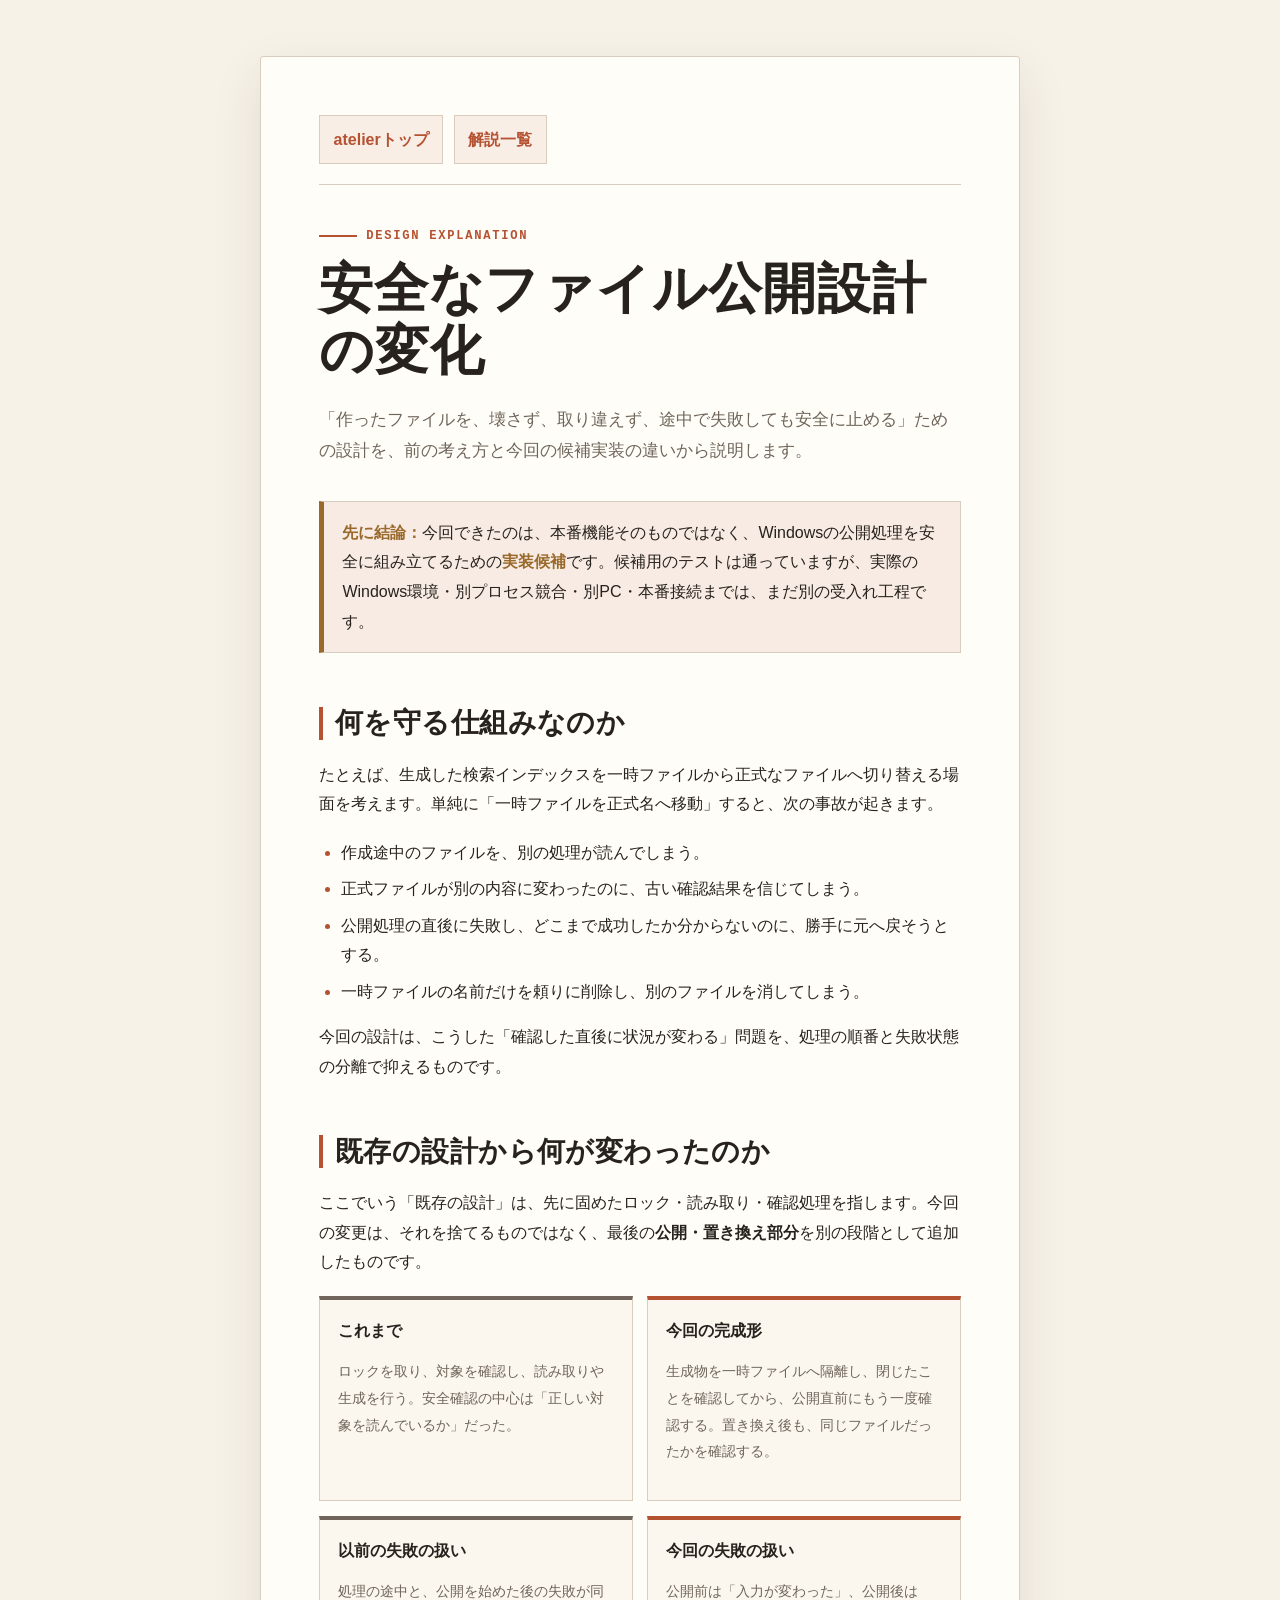
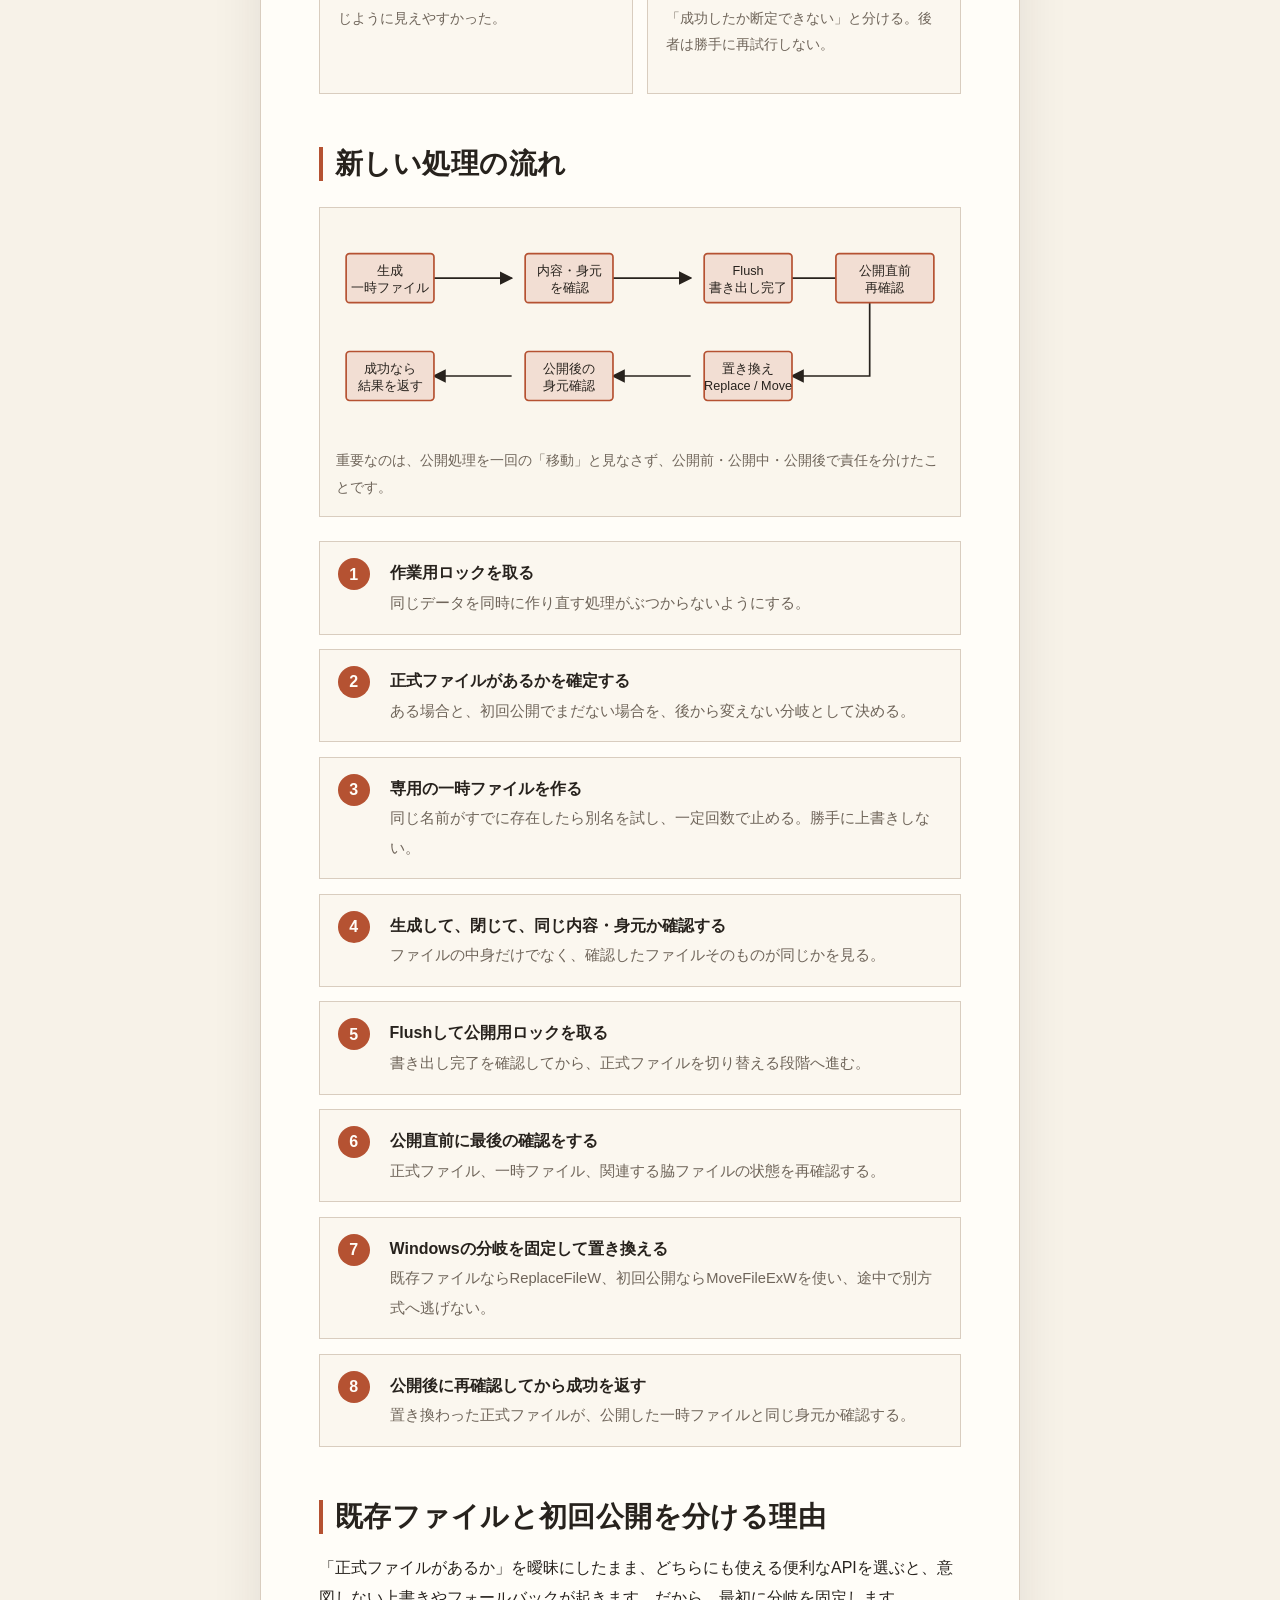
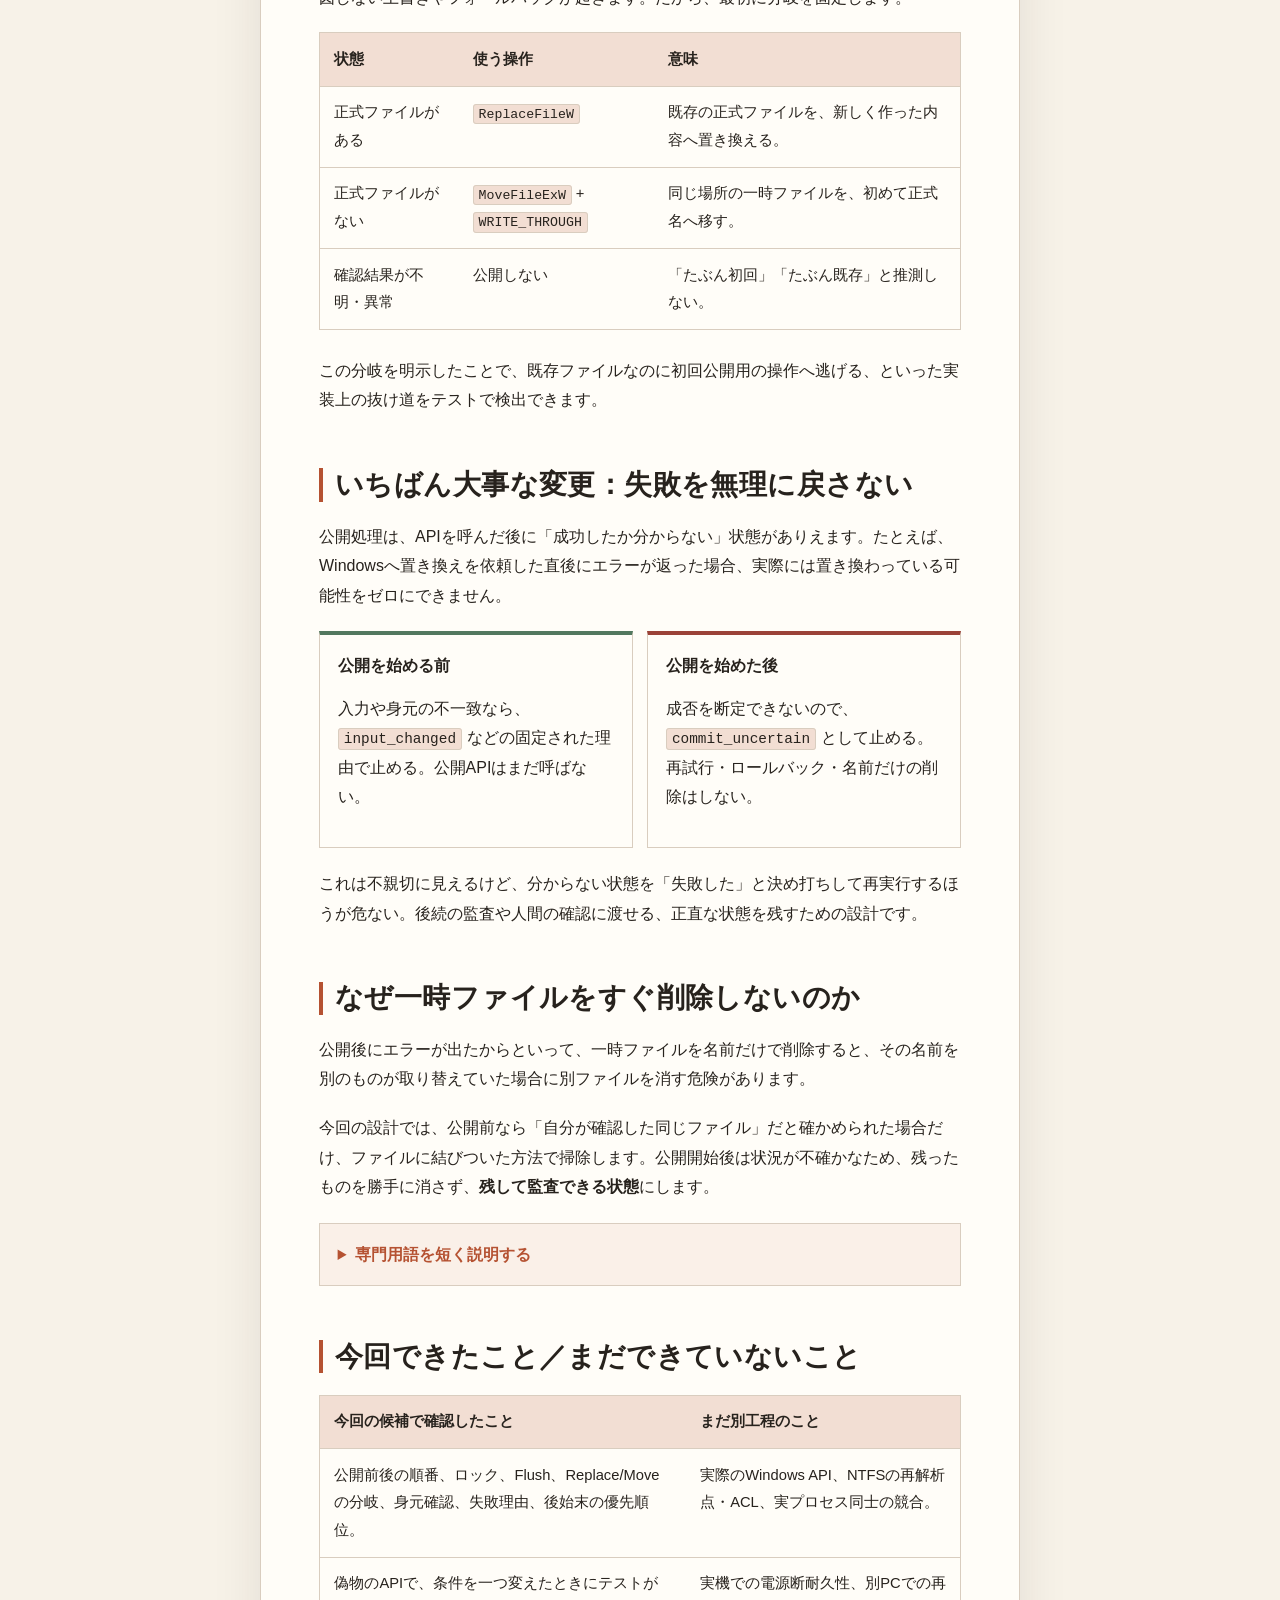
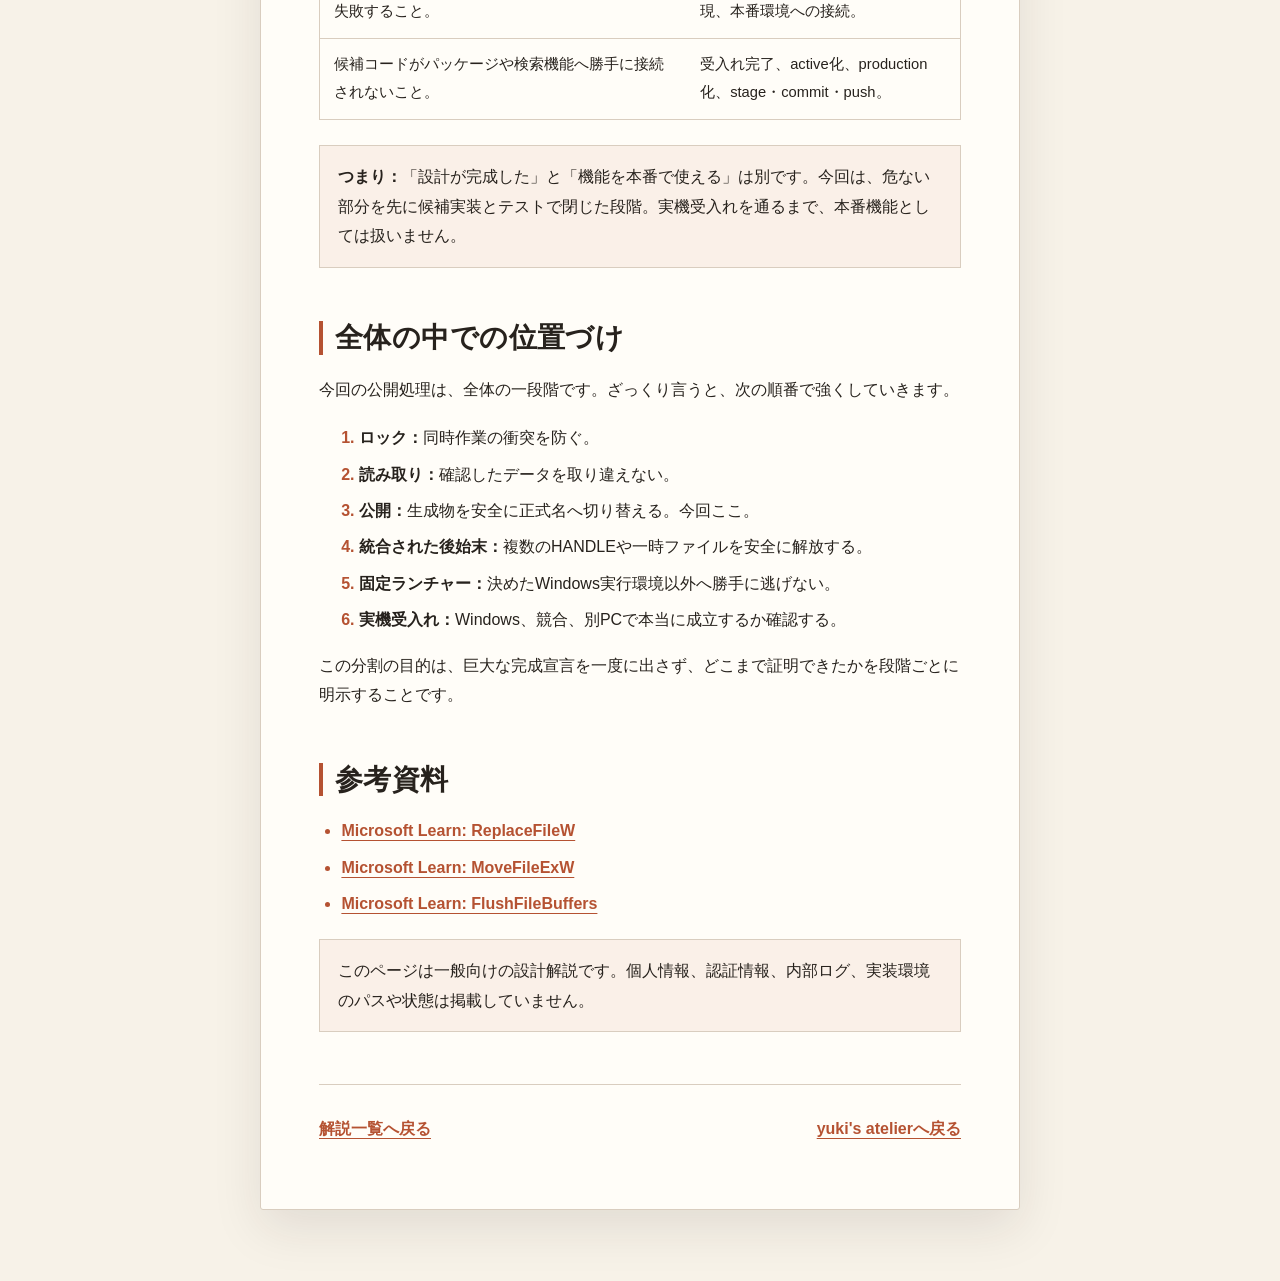
<file: explanations/windows-publication-design.html>
<!doctype html>
<html lang="ja">
<head>
  <meta charset="utf-8">
  <meta name="viewport" content="width=device-width, initial-scale=1">
  <meta name="description" content="Windowsで安全にファイルを公開する設計を、旧設計との違いからやさしく解説します。">
  <meta name="color-scheme" content="light dark">
  <title>安全なファイル公開設計の変化 | yuki's atelier</title>
  <style>
    :root {
      color-scheme: light dark;
      --paper: #f7f2e8;
      --surface: #fffdf8;
      --ink: #27221d;
      --muted: #6f655a;
      --accent: #b55232;
      --accent-soft: #f2ded3;
      --line: #d9cdbf;
      --ok: #52785f;
      --warn: #9a6a2d;
      --danger: #9b4238;
      font-family: -apple-system, BlinkMacSystemFont, "Segoe UI", "Noto Sans JP", sans-serif;
      line-height: 1.85;
      background: var(--paper);
      color: var(--ink);
    }

    * { box-sizing: border-box; }
    html { scroll-behavior: smooth; }
    body {
      margin: 0;
      padding: clamp(20px, 5vw, 56px) 18px 72px;
      background:
        linear-gradient(90deg, transparent 0 49%, color-mix(in srgb, var(--line) 24%, transparent) 49% 51%, transparent 51%) top / 36px 36px,
        var(--paper);
    }

    article {
      width: min(760px, 100%);
      margin: 0 auto;
      padding: clamp(28px, 6vw, 58px);
      overflow-wrap: anywhere;
      background: var(--surface);
      border: 1px solid var(--line);
      border-radius: 3px;
      box-shadow: 0 18px 50px color-mix(in srgb, var(--ink) 10%, transparent);
    }

    .kicker {
      display: inline-flex;
      align-items: center;
      gap: .55rem;
      margin: 0 0 1rem;
      color: var(--accent);
      font: 700 .76rem/1.2 ui-monospace, SFMono-Regular, Consolas, monospace;
      letter-spacing: .14em;
      text-transform: uppercase;
    }
    .kicker::before { width: 2.4rem; height: 2px; content: ""; background: currentColor; }

    h1, h2, h3 {
      font-family: Georgia, "Yu Mincho", "Hiragino Mincho ProN", serif;
      letter-spacing: .015em;
    }
    h1 { margin: 0; font-size: clamp(2rem, 8vw, 3.35rem); line-height: 1.15; }
    h2 {
      position: relative;
      margin: 3.2rem 0 1.1rem;
      padding-left: 1rem;
      font-size: clamp(1.35rem, 5vw, 1.75rem);
      line-height: 1.35;
    }
    h2::before {
      position: absolute;
      inset: .08em auto .08em 0;
      width: 4px;
      content: "";
      background: var(--accent);
    }
    h3 { margin: 2rem 0 .65rem; font-size: 1.12rem; }
    p { margin: .8rem 0 1.2rem; }
    a { color: var(--accent); font-weight: 700; text-underline-offset: .22em; }
    a:focus-visible, summary:focus-visible {
      outline: 3px solid var(--accent);
      outline-offset: 4px;
    }

    .page-nav {
      display: flex;
      flex-wrap: wrap;
      gap: .65rem;
      margin: 0 0 2rem;
      padding-bottom: 1.25rem;
      border-bottom: 1px solid var(--line);
    }
    .page-nav a {
      display: inline-flex;
      align-items: center;
      justify-content: center;
      min-height: 44px;
      padding: .55rem .85rem;
      color: var(--accent);
      text-decoration: none;
      background: color-mix(in srgb, var(--accent-soft) 48%, var(--surface));
      border: 1px solid var(--line);
    }
    .lead { margin: 1.3rem 0 2.2rem; color: var(--muted); font-size: 1.05rem; }

    .status {
      margin: 1.5rem 0 2rem;
      padding: 1rem 1.15rem;
      background: color-mix(in srgb, var(--accent-soft) 58%, var(--surface));
      border: 1px solid var(--line);
      border-left: 5px solid var(--warn);
    }
    .status strong { color: var(--warn); }

    .summary-grid, .change-grid, .steps {
      display: grid;
      gap: .9rem;
    }
    .summary-grid { grid-template-columns: repeat(3, 1fr); }
    .summary-card, .change-card, .step {
      padding: 1rem 1.1rem;
      background: color-mix(in srgb, var(--paper) 56%, var(--surface));
      border: 1px solid var(--line);
    }
    .summary-card strong, .change-card strong { display: block; margin-bottom: .35rem; }
    .summary-card small, .change-card p { color: var(--muted); font-size: .9rem; }
    .change-grid { grid-template-columns: repeat(2, 1fr); }
    .change-card.old { border-top: 4px solid var(--muted); }
    .change-card.new { border-top: 4px solid var(--accent); }

    .diagram {
      margin: 1.5rem 0;
      padding: 1rem;
      background: color-mix(in srgb, var(--paper) 66%, var(--surface));
      border: 1px solid var(--line);
    }
    .diagram svg { display: block; width: 100%; height: auto; }
    .diagram figcaption { margin-top: .75rem; color: var(--muted); font-size: .9rem; }

    .steps { counter-reset: step; margin: 1.3rem 0; }
    .step { display: grid; grid-template-columns: 2.4rem 1fr; gap: .85rem; align-items: start; }
    .step::before {
      counter-increment: step;
      content: counter(step);
      display: grid;
      place-items: center;
      width: 2rem;
      height: 2rem;
      color: var(--surface);
      font-weight: 800;
      background: var(--accent);
      border-radius: 50%;
    }
    .step strong { display: block; }
    .step span { color: var(--muted); font-size: .92rem; }

    .decision {
      display: grid;
      grid-template-columns: 1fr 1fr;
      gap: .9rem;
      margin: 1.3rem 0;
    }
    .decision > div { padding: 1rem 1.1rem; border: 1px solid var(--line); }
    .decision .before { border-top: 4px solid var(--ok); }
    .decision .after { border-top: 4px solid var(--danger); }
    .decision strong { display: block; margin-bottom: .35rem; }

    .table-wrap { margin: 1.2rem 0 1.6rem; border: 1px solid var(--line); }
    table { width: 100%; border-collapse: collapse; font-size: .92rem; }
    th, td { padding: .8rem .9rem; text-align: left; vertical-align: top; border-bottom: 1px solid var(--line); }
    th { font-family: Georgia, "Yu Mincho", "Hiragino Mincho ProN", serif; background: var(--accent-soft); }
    tr:last-child td { border-bottom: 0; }

    .note, details {
      margin: 1.3rem 0;
      padding: 1rem 1.1rem;
      background: color-mix(in srgb, var(--accent-soft) 42%, var(--surface));
      border: 1px solid var(--line);
    }
    summary { cursor: pointer; color: var(--accent); font-weight: 800; }
    details p:last-child { margin-bottom: 0; }
    code { padding: .12em .36em; font-family: ui-monospace, SFMono-Regular, Consolas, monospace; font-size: .9em; background: var(--accent-soft); border: 1px solid var(--line); border-radius: 3px; }
    ul { padding-left: 1.4rem; }
    li + li { margin-top: .42rem; }
    li::marker { color: var(--accent); font-weight: 800; }

    .page-footer {
      display: flex;
      flex-wrap: wrap;
      justify-content: space-between;
      gap: .8rem 1.2rem;
      margin-top: 3.2rem;
      padding-top: 1.4rem;
      border-top: 1px solid var(--line);
    }
    .page-footer a { display: inline-flex; align-items: center; min-height: 44px; padding: .35rem 0; }

    @media (prefers-color-scheme: dark) {
      :root {
        --paper: #171411;
        --surface: #211d19;
        --ink: #f2e9dc;
        --muted: #b9ac9d;
        --accent: #ef946f;
        --accent-soft: #3c2a22;
        --line: #4b4036;
        --ok: #8dc39b;
        --warn: #e3b36b;
        --danger: #ef958c;
      }
    }
    @media (max-width: 620px) {
      html { scroll-behavior: auto; }
      body { padding: 14px 10px 44px; }
      article { padding: 28px 20px 34px; }
      .summary-grid, .change-grid, .decision { grid-template-columns: 1fr; }
      .page-nav a { flex: 1 1 9rem; }
      .table-wrap { border: 0; }
      table, tbody, tr, td { display: block; width: 100%; }
      thead { position: absolute; width: 1px; height: 1px; overflow: hidden; clip: rect(0 0 0 0); white-space: nowrap; }
      tr { margin-bottom: .8rem; border: 1px solid var(--line); }
      td { display: grid; grid-template-columns: 6.4rem 1fr; gap: .65rem; border-bottom: 1px solid var(--line); }
      td::before { content: attr(data-label); color: var(--muted); font-weight: 800; }
      .page-footer a { flex: 1 1 10rem; justify-content: center; }
    }
    @media (prefers-reduced-motion: reduce) { html { scroll-behavior: auto; } }
  </style>
</head>
<body>
  <article>
    <nav class="page-nav" aria-label="解説HTMLナビゲーション">
      <a href="../index.html">atelierトップ</a>
      <a href="./index.html">解説一覧</a>
    </nav>

    <p class="kicker">Design explanation</p>
    <h1>安全なファイル公開設計の変化</h1>
    <p class="lead">「作ったファイルを、壊さず、取り違えず、途中で失敗しても安全に止める」ための設計を、前の考え方と今回の候補実装の違いから説明します。</p>

    <div class="status">
      <strong>先に結論：</strong>今回できたのは、本番機能そのものではなく、Windowsの公開処理を安全に組み立てるための<strong>実装候補</strong>です。候補用のテストは通っていますが、実際のWindows環境・別プロセス競合・別PC・本番接続までは、まだ別の受入れ工程です。
    </div>

    <section aria-labelledby="overview">
      <h2 id="overview">何を守る仕組みなのか</h2>
      <p>たとえば、生成した検索インデックスを一時ファイルから正式なファイルへ切り替える場面を考えます。単純に「一時ファイルを正式名へ移動」すると、次の事故が起きます。</p>
      <ul>
        <li>作成途中のファイルを、別の処理が読んでしまう。</li>
        <li>正式ファイルが別の内容に変わったのに、古い確認結果を信じてしまう。</li>
        <li>公開処理の直後に失敗し、どこまで成功したか分からないのに、勝手に元へ戻そうとする。</li>
        <li>一時ファイルの名前だけを頼りに削除し、別のファイルを消してしまう。</li>
      </ul>
      <p>今回の設計は、こうした「確認した直後に状況が変わる」問題を、処理の順番と失敗状態の分離で抑えるものです。</p>
    </section>

    <section aria-labelledby="difference">
      <h2 id="difference">既存の設計から何が変わったのか</h2>
      <p>ここでいう「既存の設計」は、先に固めたロック・読み取り・確認処理を指します。今回の変更は、それを捨てるものではなく、最後の<strong>公開・置き換え部分</strong>を別の段階として追加したものです。</p>
      <div class="change-grid">
        <div class="change-card old">
          <strong>これまで</strong>
          <p>ロックを取り、対象を確認し、読み取りや生成を行う。安全確認の中心は「正しい対象を読んでいるか」だった。</p>
        </div>
        <div class="change-card new">
          <strong>今回の完成形</strong>
          <p>生成物を一時ファイルへ隔離し、閉じたことを確認してから、公開直前にもう一度確認する。置き換え後も、同じファイルだったかを確認する。</p>
        </div>
        <div class="change-card old">
          <strong>以前の失敗の扱い</strong>
          <p>処理の途中と、公開を始めた後の失敗が同じように見えやすかった。</p>
        </div>
        <div class="change-card new">
          <strong>今回の失敗の扱い</strong>
          <p>公開前は「入力が変わった」、公開後は「成功したか断定できない」と分ける。後者は勝手に再試行しない。</p>
        </div>
      </div>
    </section>

    <section aria-labelledby="flow">
      <h2 id="flow">新しい処理の流れ</h2>
      <figure class="diagram">
        <svg viewBox="0 0 720 250" role="img" aria-labelledby="diagram-title diagram-desc">
          <title id="diagram-title">一時ファイルを確認してから正式ファイルへ公開する流れ</title>
          <desc id="diagram-desc">生成、確認、フラッシュ、公開直前の再確認、置き換え、公開後の確認を順番に行う図。</desc>
          <defs>
            <marker id="arrow" markerWidth="8" markerHeight="8" refX="7" refY="4" orient="auto"><path d="M0,0 L8,4 L0,8 z" fill="currentColor" /></marker>
          </defs>
          <g fill="none" stroke="currentColor" stroke-width="2" marker-end="url(#arrow)">
            <path d="M116 64 H208" /><path d="M328 64 H420" /><path d="M540 64 H632" />
            <path d="M632 92 V180 H540" /><path d="M420 180 H328" /><path d="M208 180 H116" />
          </g>
          <g fill="var(--accent-soft)" stroke="var(--accent)" stroke-width="2">
            <rect x="12" y="35" width="104" height="58" rx="4" /><rect x="224" y="35" width="104" height="58" rx="4" />
            <rect x="436" y="35" width="104" height="58" rx="4" /><rect x="592" y="35" width="116" height="58" rx="4" />
            <rect x="12" y="151" width="104" height="58" rx="4" /><rect x="224" y="151" width="104" height="58" rx="4" />
            <rect x="436" y="151" width="104" height="58" rx="4" />
          </g>
          <g fill="currentColor" text-anchor="middle" font-family="sans-serif" font-size="15">
            <text x="64" y="60">生成</text><text x="64" y="80">一時ファイル</text>
            <text x="276" y="60">内容・身元</text><text x="276" y="80">を確認</text>
            <text x="488" y="60">Flush</text><text x="488" y="80">書き出し完了</text>
            <text x="650" y="60">公開直前</text><text x="650" y="80">再確認</text>
            <text x="488" y="176">置き換え</text><text x="488" y="196">Replace / Move</text>
            <text x="276" y="176">公開後の</text><text x="276" y="196">身元確認</text>
            <text x="64" y="176">成功なら</text><text x="64" y="196">結果を返す</text>
          </g>
        </svg>
        <figcaption>重要なのは、公開処理を一回の「移動」と見なさず、公開前・公開中・公開後で責任を分けたことです。</figcaption>
      </figure>

      <div class="steps" aria-label="処理手順">
        <div class="step"><div><strong>作業用ロックを取る</strong><span>同じデータを同時に作り直す処理がぶつからないようにする。</span></div></div>
        <div class="step"><div><strong>正式ファイルがあるかを確定する</strong><span>ある場合と、初回公開でまだない場合を、後から変えない分岐として決める。</span></div></div>
        <div class="step"><div><strong>専用の一時ファイルを作る</strong><span>同じ名前がすでに存在したら別名を試し、一定回数で止める。勝手に上書きしない。</span></div></div>
        <div class="step"><div><strong>生成して、閉じて、同じ内容・身元か確認する</strong><span>ファイルの中身だけでなく、確認したファイルそのものが同じかを見る。</span></div></div>
        <div class="step"><div><strong>Flushして公開用ロックを取る</strong><span>書き出し完了を確認してから、正式ファイルを切り替える段階へ進む。</span></div></div>
        <div class="step"><div><strong>公開直前に最後の確認をする</strong><span>正式ファイル、一時ファイル、関連する脇ファイルの状態を再確認する。</span></div></div>
        <div class="step"><div><strong>Windowsの分岐を固定して置き換える</strong><span>既存ファイルならReplaceFileW、初回公開ならMoveFileExWを使い、途中で別方式へ逃げない。</span></div></div>
        <div class="step"><div><strong>公開後に再確認してから成功を返す</strong><span>置き換わった正式ファイルが、公開した一時ファイルと同じ身元か確認する。</span></div></div>
      </div>
    </section>

    <section aria-labelledby="branches">
      <h2 id="branches">既存ファイルと初回公開を分ける理由</h2>
      <p>「正式ファイルがあるか」を曖昧にしたまま、どちらにも使える便利なAPIを選ぶと、意図しない上書きやフォールバックが起きます。だから、最初に分岐を固定します。</p>
      <div class="table-wrap">
        <table>
          <thead><tr><th>状態</th><th>使う操作</th><th>意味</th></tr></thead>
          <tbody>
            <tr><td data-label="状態">正式ファイルがある</td><td data-label="操作"><code>ReplaceFileW</code></td><td data-label="意味">既存の正式ファイルを、新しく作った内容へ置き換える。</td></tr>
            <tr><td data-label="状態">正式ファイルがない</td><td data-label="操作"><code>MoveFileExW</code> + <code>WRITE_THROUGH</code></td><td data-label="意味">同じ場所の一時ファイルを、初めて正式名へ移す。</td></tr>
            <tr><td data-label="状態">確認結果が不明・異常</td><td data-label="操作">公開しない</td><td data-label="意味">「たぶん初回」「たぶん既存」と推測しない。</td></tr>
          </tbody>
        </table>
      </div>
      <p>この分岐を明示したことで、既存ファイルなのに初回公開用の操作へ逃げる、といった実装上の抜け道をテストで検出できます。</p>
    </section>

    <section aria-labelledby="uncertainty">
      <h2 id="uncertainty">いちばん大事な変更：失敗を無理に戻さない</h2>
      <p>公開処理は、APIを呼んだ後に「成功したか分からない」状態がありえます。たとえば、Windowsへ置き換えを依頼した直後にエラーが返った場合、実際には置き換わっている可能性をゼロにできません。</p>
      <div class="decision">
        <div class="before">
          <strong>公開を始める前</strong>
          <p>入力や身元の不一致なら、<code>input_changed</code> などの固定された理由で止める。公開APIはまだ呼ばない。</p>
        </div>
        <div class="after">
          <strong>公開を始めた後</strong>
          <p>成否を断定できないので、<code>commit_uncertain</code> として止める。再試行・ロールバック・名前だけの削除はしない。</p>
        </div>
      </div>
      <p>これは不親切に見えるけど、分からない状態を「失敗した」と決め打ちして再実行するほうが危ない。後続の監査や人間の確認に渡せる、正直な状態を残すための設計です。</p>
    </section>

    <section aria-labelledby="guards">
      <h2 id="guards">なぜ一時ファイルをすぐ削除しないのか</h2>
      <p>公開後にエラーが出たからといって、一時ファイルを名前だけで削除すると、その名前を別のものが取り替えていた場合に別ファイルを消す危険があります。</p>
      <p>今回の設計では、公開前なら「自分が確認した同じファイル」だと確かめられた場合だけ、ファイルに結びついた方法で掃除します。公開開始後は状況が不確かなため、残ったものを勝手に消さず、<strong>残して監査できる状態</strong>にします。</p>
      <details>
        <summary>専門用語を短く説明する</summary>
        <p><strong>HANDLE：</strong>Windowsが開いたファイルを識別するための通行証のようなもの。名前だけでなく、開いた対象そのものに結びつきます。</p>
        <p><strong>fence：</strong>「確認したあとに対象が変わっていないか」を確かめる境界チェックです。</p>
        <p><strong>identity：</strong>ファイル名ではなく、ボリュームやファイルIDなどから見た対象の身元です。</p>
        <p><strong>DI候補：</strong>本物のWindows APIを直接呼ばず、偽物のAPIを差し替えて順番や失敗処理を検証できる候補実装です。</p>
      </details>
    </section>

    <section aria-labelledby="scope">
      <h2 id="scope">今回できたこと／まだできていないこと</h2>
      <div class="table-wrap">
        <table>
          <thead><tr><th>今回の候補で確認したこと</th><th>まだ別工程のこと</th></tr></thead>
          <tbody>
            <tr><td data-label="候補で確認">公開前後の順番、ロック、Flush、Replace/Moveの分岐、身元確認、失敗理由、後始末の優先順位。</td><td data-label="別工程">実際のWindows API、NTFSの再解析点・ACL、実プロセス同士の競合。</td></tr>
            <tr><td data-label="候補で確認">偽物のAPIで、条件を一つ変えたときにテストが失敗すること。</td><td data-label="別工程">実機での電源断耐久性、別PCでの再現、本番環境への接続。</td></tr>
            <tr><td data-label="候補で確認">候補コードがパッケージや検索機能へ勝手に接続されないこと。</td><td data-label="別工程">受入れ完了、active化、production化、stage・commit・push。</td></tr>
          </tbody>
        </table>
      </div>
      <div class="note"><strong>つまり：</strong>「設計が完成した」と「機能を本番で使える」は別です。今回は、危ない部分を先に候補実装とテストで閉じた段階。実機受入れを通るまで、本番機能としては扱いません。</div>
    </section>

    <section aria-labelledby="roadmap">
      <h2 id="roadmap">全体の中での位置づけ</h2>
      <p>今回の公開処理は、全体の一段階です。ざっくり言うと、次の順番で強くしていきます。</p>
      <ol>
        <li><strong>ロック：</strong>同時作業の衝突を防ぐ。</li>
        <li><strong>読み取り：</strong>確認したデータを取り違えない。</li>
        <li><strong>公開：</strong>生成物を安全に正式名へ切り替える。今回ここ。</li>
        <li><strong>統合された後始末：</strong>複数のHANDLEや一時ファイルを安全に解放する。</li>
        <li><strong>固定ランチャー：</strong>決めたWindows実行環境以外へ勝手に逃げない。</li>
        <li><strong>実機受入れ：</strong>Windows、競合、別PCで本当に成立するか確認する。</li>
      </ol>
      <p>この分割の目的は、巨大な完成宣言を一度に出さず、どこまで証明できたかを段階ごとに明示することです。</p>
    </section>

    <section aria-labelledby="sources">
      <h2 id="sources">参考資料</h2>
      <ul>
        <li><a href="https://learn.microsoft.com/windows/win32/api/winbase/nf-winbase-replacefilew">Microsoft Learn: ReplaceFileW</a></li>
        <li><a href="https://learn.microsoft.com/windows/win32/api/winbase/nf-winbase-movefileexw">Microsoft Learn: MoveFileExW</a></li>
        <li><a href="https://learn.microsoft.com/windows/win32/api/fileapi/nf-fileapi-flushfilebuffers">Microsoft Learn: FlushFileBuffers</a></li>
      </ul>
      <p class="note">このページは一般向けの設計解説です。個人情報、認証情報、内部ログ、実装環境のパスや状態は掲載していません。</p>
    </section>

    <footer class="page-footer">
      <a href="./index.html">解説一覧へ戻る</a>
      <a href="../index.html">yuki's atelierへ戻る</a>
    </footer>
  </article>
</body>
</html>
</file>
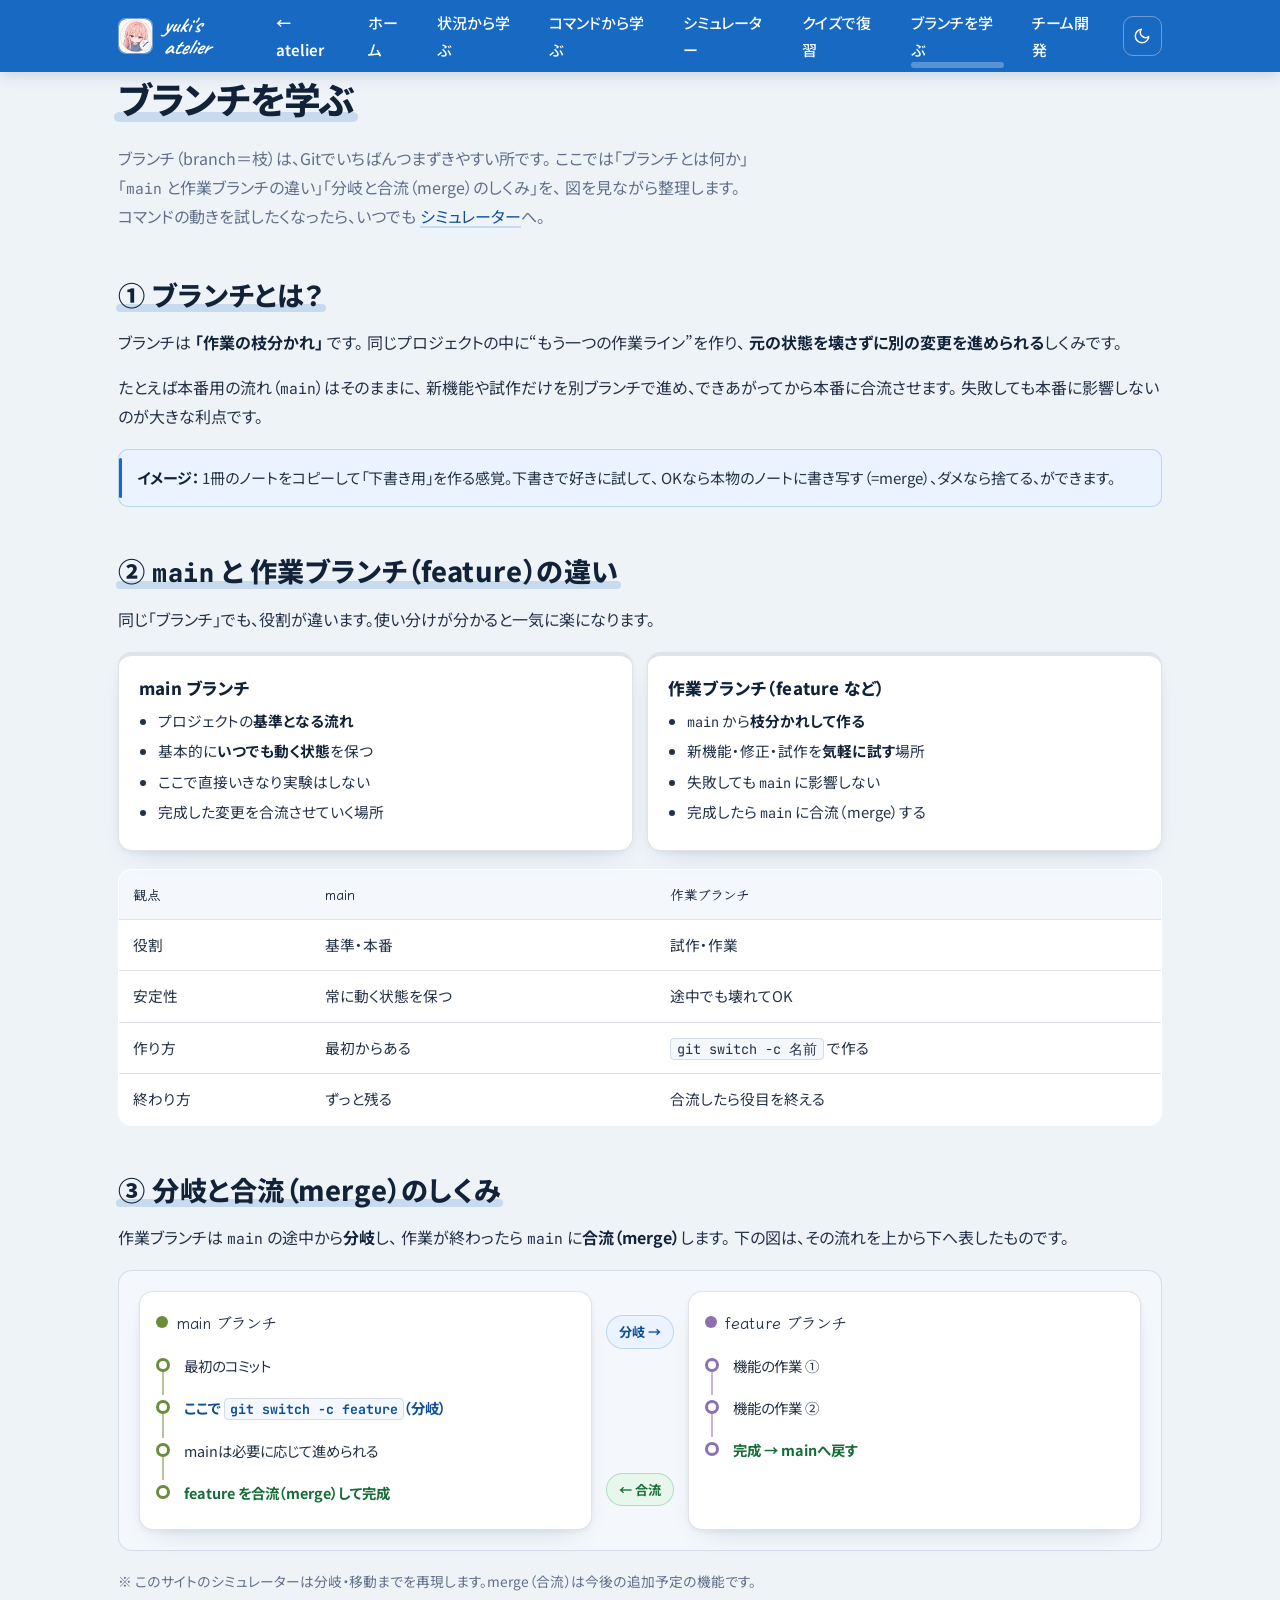
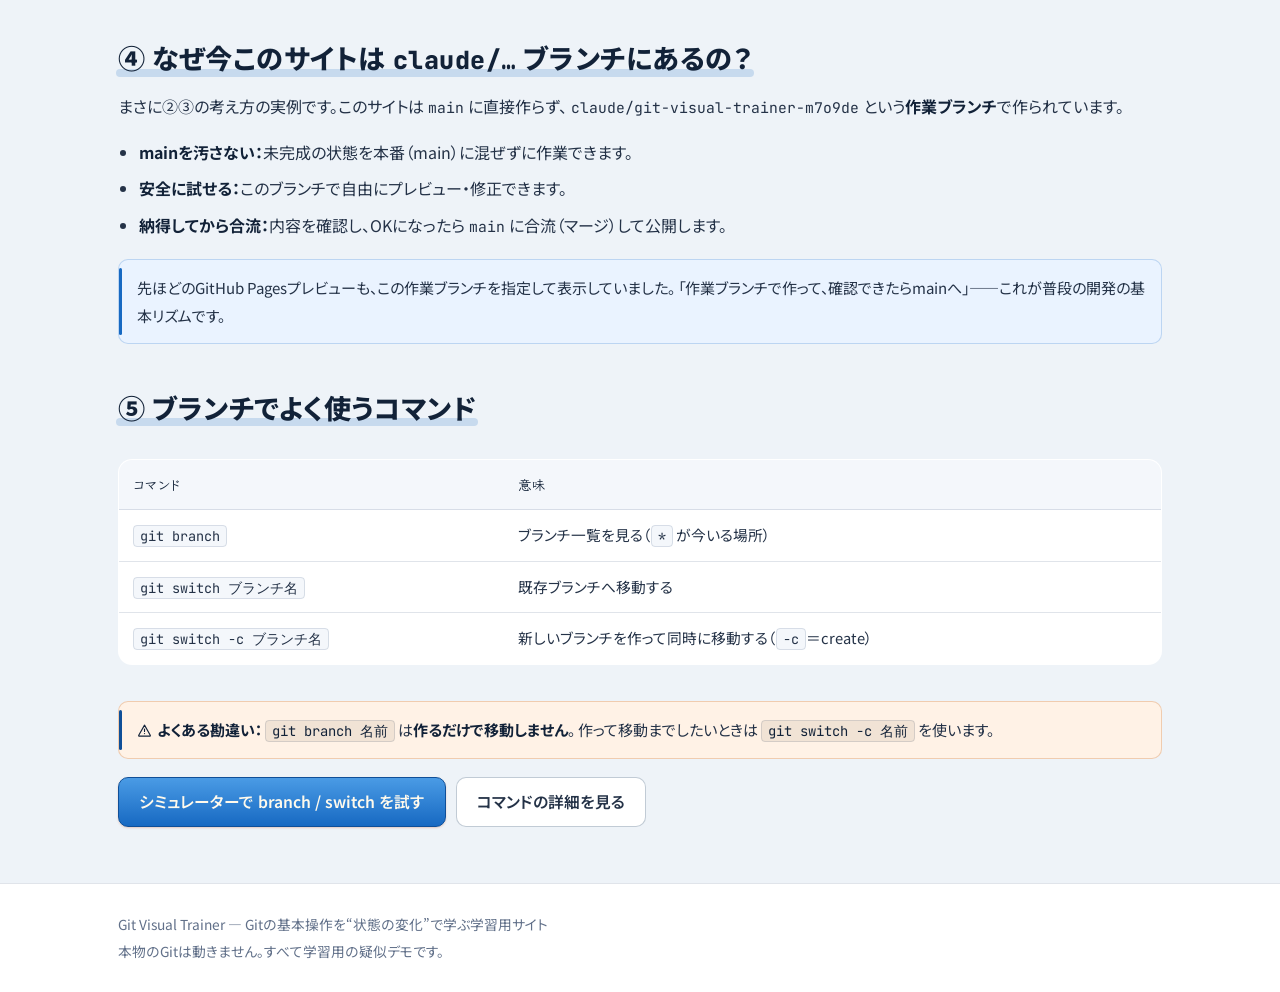
<file: git/branch.html>
<!DOCTYPE html>
<html lang="ja">
<head>
  <meta charset="UTF-8" />
  <meta name="viewport" content="width=device-width, initial-scale=1.0" />
  <meta name="description" content="Gitのブランチとは何か、mainと作業ブランチ(feature)の違いと使い分け、分岐・合流(merge)のしくみを図解で学ぶページ。" />
  <title>ブランチを学ぶ ｜ Git Visual Trainer</title>
  <link rel="icon" href="../assets/icons/favicon.ico" sizes="any" />
  <link rel="icon" href="../assets/icons/favicon-32.png" type="image/png" sizes="32x32" />
  <link rel="apple-touch-icon" href="../assets/icons/apple-touch-icon.png" />
  <meta property="og:type" content="website" />
  <meta property="og:title" content="Branch Guide - Git Visual Trainer" />
  <meta property="og:url" content="https://uiharuyuki.github.io/yuki-atelier/git/branch.html" />
  <meta property="og:image" content="https://uiharuyuki.github.io/yuki-atelier/assets/icons/og-branch.png" />
  <meta property="og:image:alt" content="Branch guide mascot icon" />
  <meta name="twitter:card" content="summary_large_image" />
  <meta name="twitter:image" content="https://uiharuyuki.github.io/yuki-atelier/assets/icons/og-branch.png" />
  <meta name="theme-color" content="#FBF5E2" media="(prefers-color-scheme: light)" />
  <meta name="theme-color" content="#1A1612" media="(prefers-color-scheme: dark)" />
  <link rel="stylesheet" href="../css/style.css" />
</head>
<body>
  <!-- ===== ヘッダー / ナビ（index.htmlと統一） ===== -->
  <header class="site-header">
    <div class="container header-inner">
      <a class="brand" href="../index.html">
        <span class="brand-mark brand-mark-image" aria-hidden="true"><img src="../assets/icons/atelier-icon.png" alt="" /></span>
        <span class="brand-text">yuki's atelier</span>
      </a>
      <div class="header-tools">
        <nav class="primary-nav" id="primaryNav" aria-label="メインメニュー">
          <a class="nav-link nav-hub" href="../index.html">← atelier</a>
          <a class="nav-link" href="index.html#home">ホーム</a>
          <a class="nav-link" href="index.html#situations">状況から学ぶ</a>
          <a class="nav-link" href="index.html#commands">コマンドから学ぶ</a>
          <a class="nav-link" href="index.html#simulator">シミュレーター</a>
          <a class="nav-link" href="index.html#quiz">クイズで復習</a>
          <a class="nav-link active" href="branch.html" aria-current="page">ブランチを学ぶ</a>
          <a class="nav-link" href="team.html">チーム開発</a>
        </nav>
        <button type="button" class="theme-toggle" data-theme-toggle aria-label="テーマ切替" aria-pressed="false">
          <svg class="icon-moon" viewBox="0 0 24 24" fill="none" stroke="currentColor" stroke-width="2" stroke-linecap="round" stroke-linejoin="round" aria-hidden="true"><path d="M21 12.79A9 9 0 1 1 11.21 3 7 7 0 0 0 21 12.79z"/></svg>
          <svg class="icon-sun" viewBox="0 0 24 24" fill="none" stroke="currentColor" stroke-width="2" stroke-linecap="round" stroke-linejoin="round" aria-hidden="true"><circle cx="12" cy="12" r="4"/><path d="M12 2v2M12 20v2M4.93 4.93l1.41 1.41M17.66 17.66l1.41 1.41M2 12h2M20 12h2M4.93 19.07l1.41-1.41M17.66 6.34l1.41-1.41"/></svg>
        </button>
        <button class="nav-toggle" id="navToggle" aria-expanded="false" aria-controls="primaryNav">
          <span class="sr-only">メニューを開閉</span>
          <span class="nav-toggle-bar" aria-hidden="true"></span>
        </button>
      </div>
    </div>
  </header>

  <main class="container" id="app" tabindex="-1">
    <article class="view" style="display:block">

      <h1 class="view-title">ブランチを学ぶ</h1>
      <p class="view-lead">
        ブランチ（branch＝枝）は、Gitでいちばんつまずきやすい所です。
        ここでは「ブランチとは何か」「<code>main</code> と作業ブランチの違い」「分岐と合流（merge）のしくみ」を、
        図を見ながら整理します。コマンドの動きを試したくなったら、いつでも
        <a href="index.html#simulator">シミュレーター</a>へ。
      </p>

      <!-- ① ブランチとは -->
      <section class="branch-section">
        <h2 class="section-title">① ブランチとは？</h2>
        <p>
          ブランチは <strong>「作業の枝分かれ」</strong> です。
          同じプロジェクトの中に“もう一つの作業ライン”を作り、
          <strong>元の状態を壊さずに別の変更を進められる</strong>しくみです。
        </p>
        <p>
          たとえば本番用の流れ（<code>main</code>）はそのままに、
          新機能や試作だけを別ブランチで進め、できあがってから本番に合流させます。
          失敗しても本番に影響しないのが大きな利点です。
        </p>
        <div class="callout callout-info">
          <strong>イメージ：</strong>
          1冊のノートをコピーして「下書き用」を作る感覚。下書きで好きに試して、
          OKなら本物のノートに書き写す（=merge）、ダメなら捨てる、ができます。
        </div>
      </section>

      <!-- ② main と 作業ブランチの違い -->
      <section class="branch-section">
        <h2 class="section-title">② <code>main</code> と 作業ブランチ（feature）の違い</h2>
        <p>同じ「ブランチ」でも、役割が違います。使い分けが分かると一気に楽になります。</p>

        <div class="compare-grid">
          <div class="compare-card compare-main">
            <h3 class="compare-title">main ブランチ</h3>
            <ul>
              <li>プロジェクトの<strong>基準となる流れ</strong></li>
              <li>基本的に<strong>いつでも動く状態</strong>を保つ</li>
              <li>ここで直接いきなり実験はしない</li>
              <li>完成した変更を合流させていく場所</li>
            </ul>
          </div>
          <div class="compare-card compare-feature">
            <h3 class="compare-title">作業ブランチ（feature など）</h3>
            <ul>
              <li><code>main</code> から<strong>枝分かれして作る</strong></li>
              <li>新機能・修正・試作を<strong>気軽に試す</strong>場所</li>
              <li>失敗しても <code>main</code> に影響しない</li>
              <li>完成したら <code>main</code> に合流（merge）する</li>
            </ul>
          </div>
        </div>

        <table class="branch-table">
          <caption class="sr-only">mainと作業ブランチの比較</caption>
          <thead>
            <tr><th>観点</th><th>main</th><th>作業ブランチ</th></tr>
          </thead>
          <tbody>
            <tr><td>役割</td><td>基準・本番</td><td>試作・作業</td></tr>
            <tr><td>安定性</td><td>常に動く状態を保つ</td><td>途中でも壊れてOK</td></tr>
            <tr><td>作り方</td><td>最初からある</td><td><code>git switch -c 名前</code> で作る</td></tr>
            <tr><td>終わり方</td><td>ずっと残る</td><td>合流したら役目を終える</td></tr>
          </tbody>
        </table>
      </section>

      <!-- ③ 分岐・合流の図解 -->
      <section class="branch-section">
        <h2 class="section-title">③ 分岐と合流（merge）のしくみ</h2>
        <p>
          作業ブランチは <code>main</code> の途中から<strong>分岐</strong>し、
          作業が終わったら <code>main</code> に<strong>合流（merge）</strong>します。
          下の図は、その流れを上から下へ表したものです。
        </p>

        <!-- CSSだけで描くブランチ図（画像なし） -->
        <div class="git-graph" role="img"
             aria-label="mainブランチの2つ目のコミットからfeatureブランチが分岐し、featureで2回作業したあとmainへ合流する流れの図">
          <div class="glane glane-main">
            <div class="glane-head"><span class="glane-dot"></span> main ブランチ</div>
            <ol class="gcommits">
              <li class="gc">最初のコミット</li>
              <li class="gc gc-split">ここで <code>git switch -c feature</code>（分岐）</li>
              <li class="gc">mainは必要に応じて進められる</li>
              <li class="gc gc-merge">feature を合流（merge）して完成</li>
            </ol>
          </div>

          <div class="gconnect" aria-hidden="true">
            <span class="gconnect-arrow gconnect-split">分岐 →</span>
            <span class="gconnect-arrow gconnect-merge">← 合流</span>
          </div>

          <div class="glane glane-feature">
            <div class="glane-head"><span class="glane-dot"></span> feature ブランチ</div>
            <ol class="gcommits">
              <li class="gc">機能の作業 ①</li>
              <li class="gc">機能の作業 ②</li>
              <li class="gc gc-done">完成 → mainへ戻す</li>
            </ol>
          </div>
        </div>
        <p class="muted small">
          ※ このサイトのシミュレーターは分岐・移動までを再現します。merge（合流）は今後の追加予定の機能です。
        </p>
      </section>

      <!-- ④ なぜこのサイトは claude/... ブランチにある？ -->
      <section class="branch-section">
        <h2 class="section-title">④ なぜ今このサイトは <code>claude/…</code> ブランチにあるの？</h2>
        <p>
          まさに②③の考え方の実例です。このサイトは <code>main</code> に直接作らず、
          <code class="nowrap">claude/git-visual-trainer-m7o9de</code> という<strong>作業ブランチ</strong>で作られています。
        </p>
        <ul class="reason-list">
          <li><strong>mainを汚さない：</strong>未完成の状態を本番（main）に混ぜずに作業できます。</li>
          <li><strong>安全に試せる：</strong>このブランチで自由にプレビュー・修正できます。</li>
          <li><strong>納得してから合流：</strong>内容を確認し、OKになったら <code>main</code> に合流（マージ）して公開します。</li>
        </ul>
        <div class="callout callout-info">
          先ほどのGitHub Pagesプレビューも、この作業ブランチを指定して表示していました。
          「作業ブランチで作って、確認できたらmainへ」——これが普段の開発の基本リズムです。
        </div>
      </section>

      <!-- ⑤ 関連コマンド -->
      <section class="branch-section">
        <h2 class="section-title">⑤ ブランチでよく使うコマンド</h2>
        <div class="cmd-table-wrap">
          <table class="branch-table">
            <thead>
              <tr><th>コマンド</th><th>意味</th></tr>
            </thead>
            <tbody>
              <tr><td><code>git branch</code></td><td>ブランチ一覧を見る（<code>*</code> が今いる場所）</td></tr>
              <tr><td><code>git switch ブランチ名</code></td><td>既存ブランチへ移動する</td></tr>
              <tr><td><code>git switch -c ブランチ名</code></td><td>新しいブランチを作って同時に移動する（<code>-c</code>＝create）</td></tr>
            </tbody>
          </table>
        </div>
        <div class="callout callout-warn">
          <strong><svg class="ui-icon ui-icon-inline" aria-hidden="true"><use href="../assets/icons/ui-icons.svg#ic-warn"/></svg> よくある勘違い：</strong>
          <code>git branch 名前</code> は<strong>作るだけで移動しません</strong>。
          作って移動までしたいときは <code>git switch -c 名前</code> を使います。
        </div>
        <p class="branch-cta">
          <a class="btn btn-primary" href="index.html#simulator">シミュレーターで branch / switch を試す</a>
          <a class="btn btn-ghost" href="index.html#commands">コマンドの詳細を見る</a>
        </p>
      </section>

    </article>
  </main>

  <footer class="site-footer">
    <div class="container">
      <p>Git Visual Trainer — Gitの基本操作を“状態の変化”で学ぶ学習用サイト</p>
      <p class="muted">本物のGitは動きません。すべて学習用の疑似デモです。</p>
    </div>
  </footer>

  <!-- このページはSPAではないので、モバイルメニューの開閉だけ最小限のJSで対応 -->
  <script>
    (function () {
      var toggle = document.getElementById("navToggle");
      var nav = document.getElementById("primaryNav");
      if (toggle && nav) {
        toggle.addEventListener("click", function () {
          var open = nav.classList.toggle("open");
          toggle.setAttribute("aria-expanded", String(open));
        });
      }
    })();
  </script>
  <script src="../assets/js/theme.js"></script>
</body>
</html>
</file>
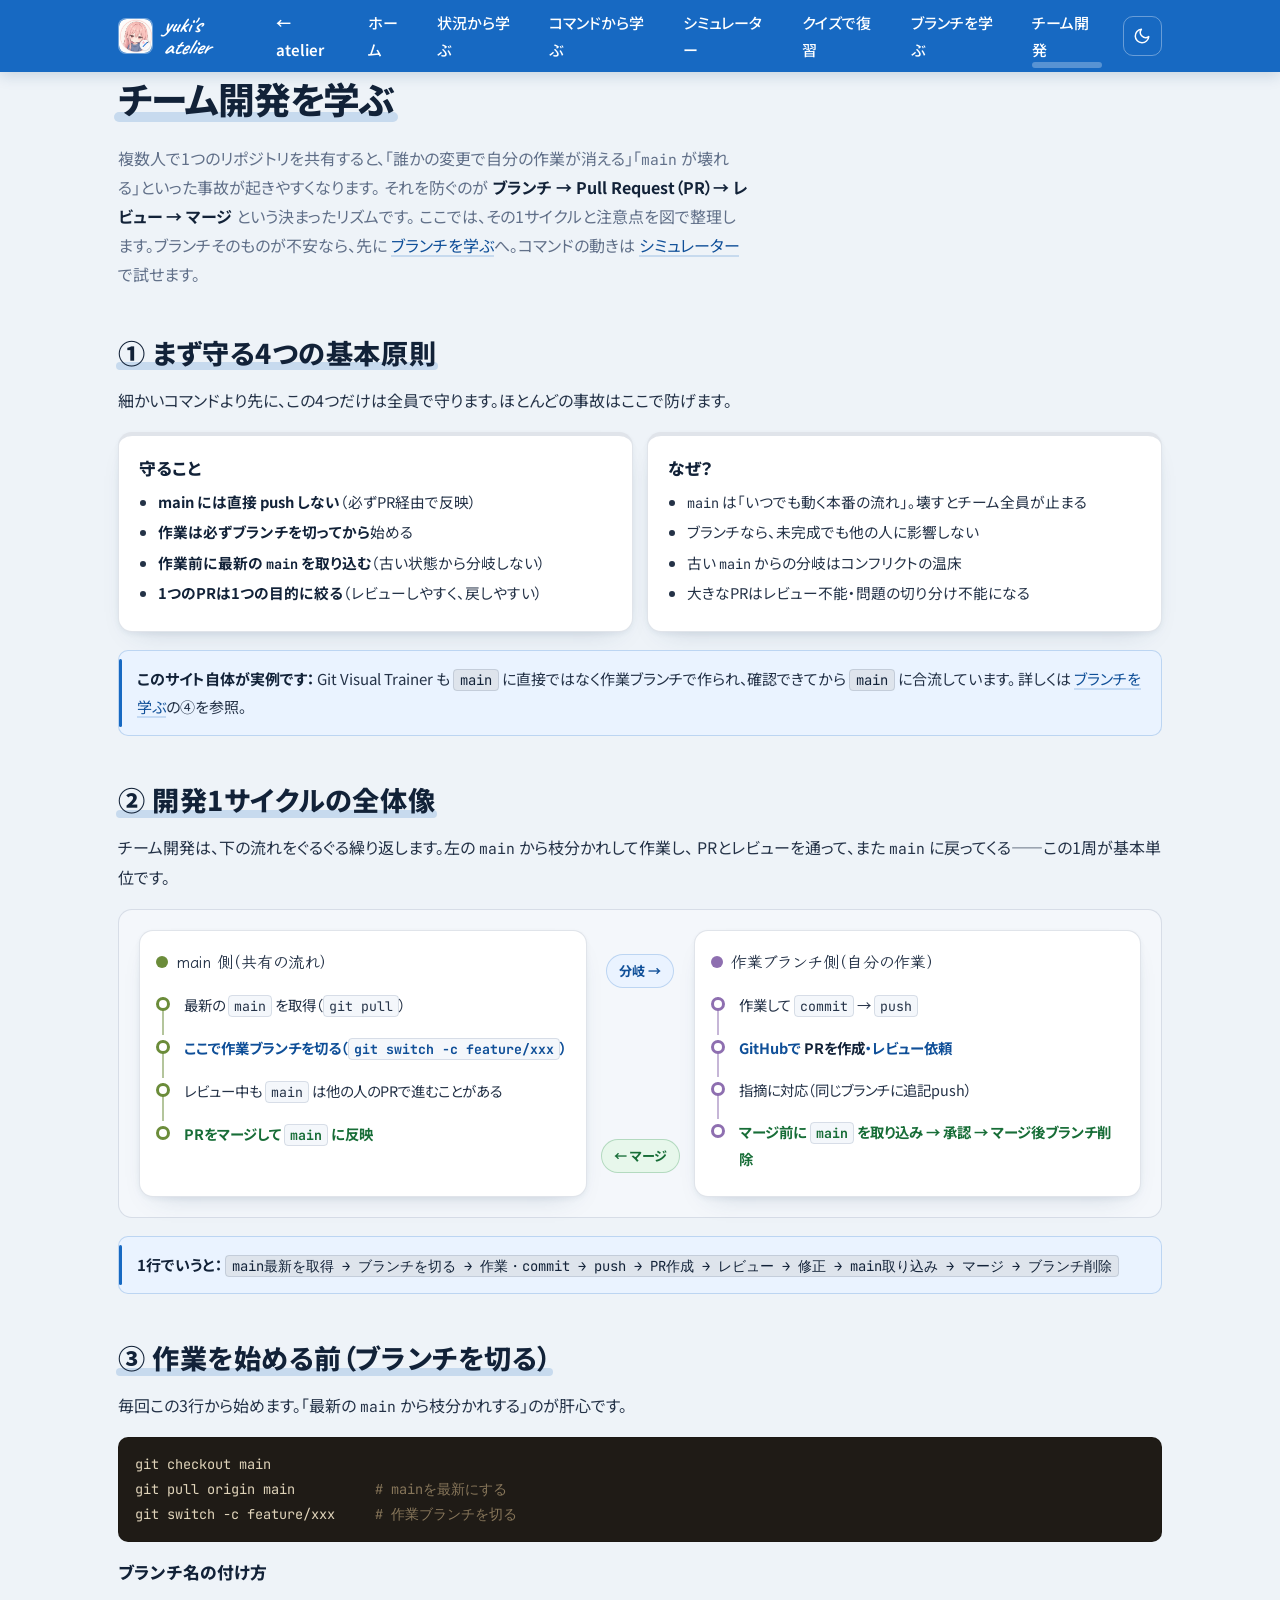
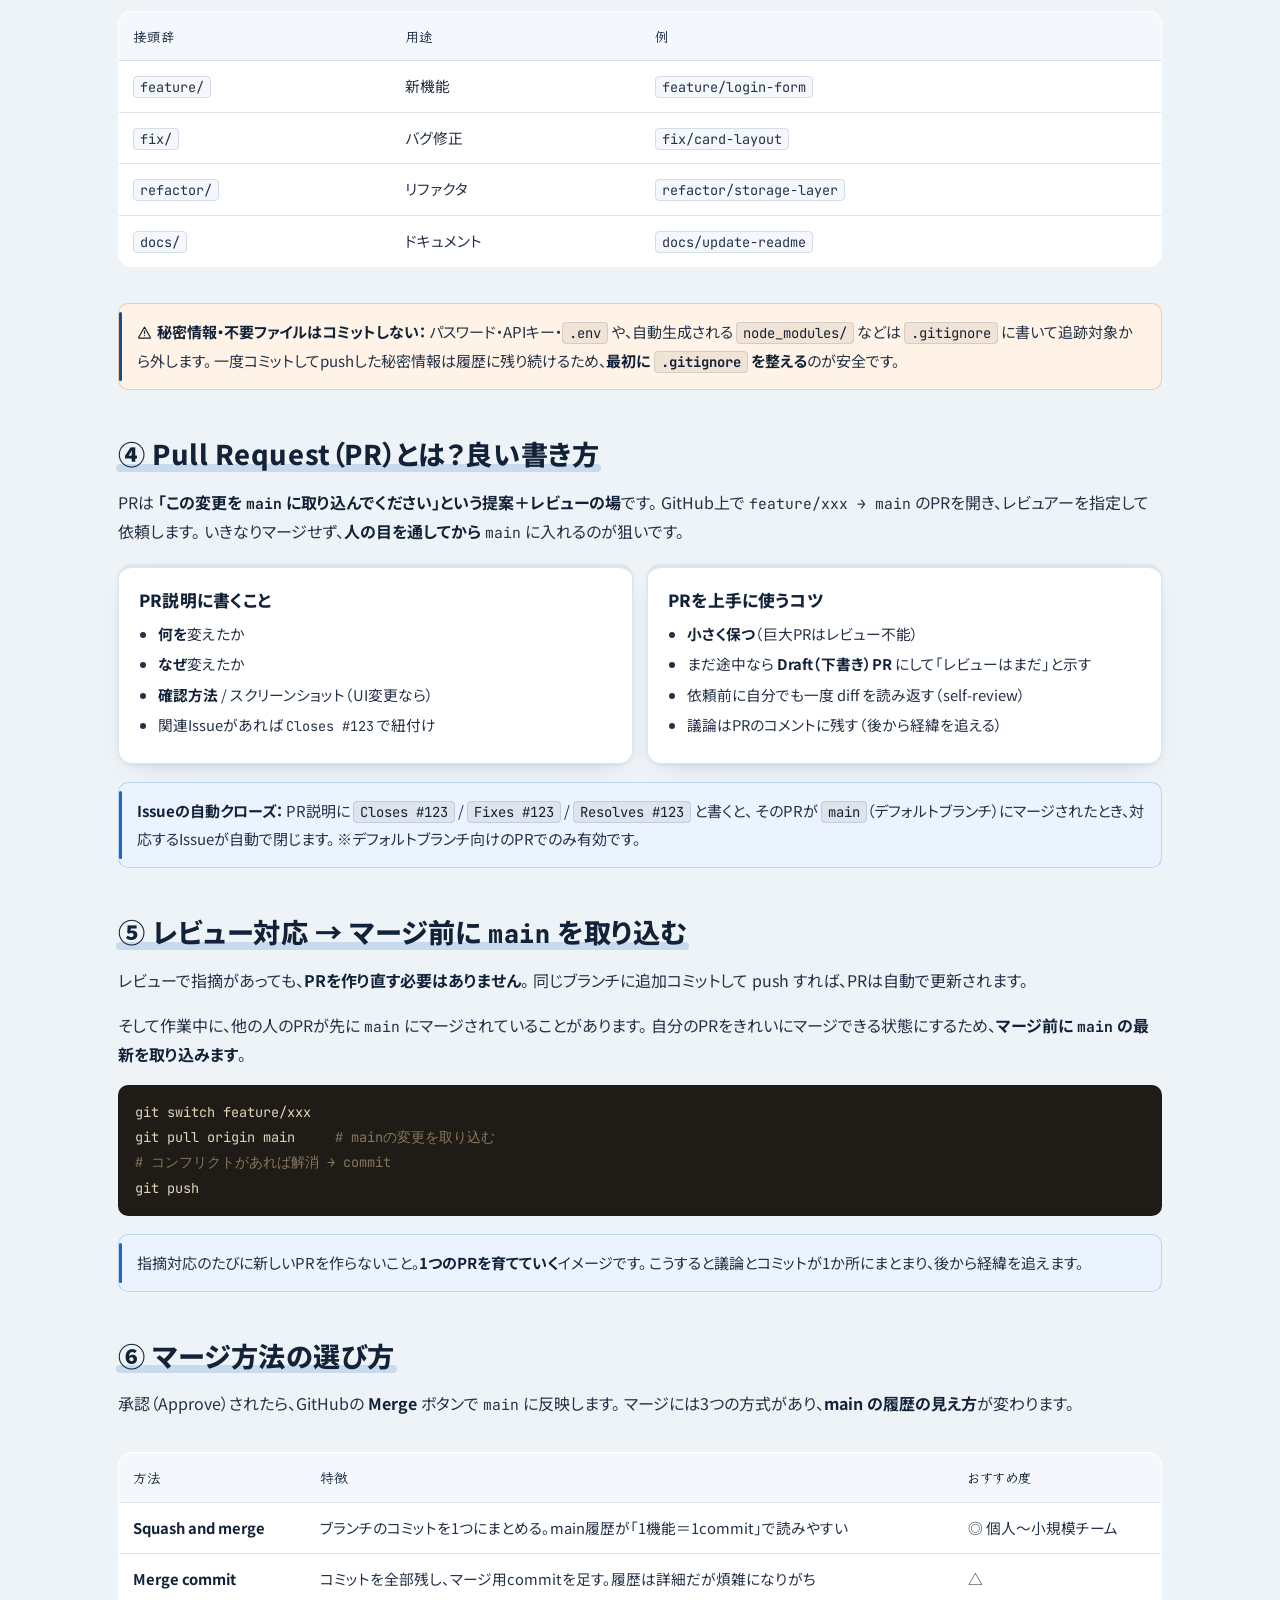
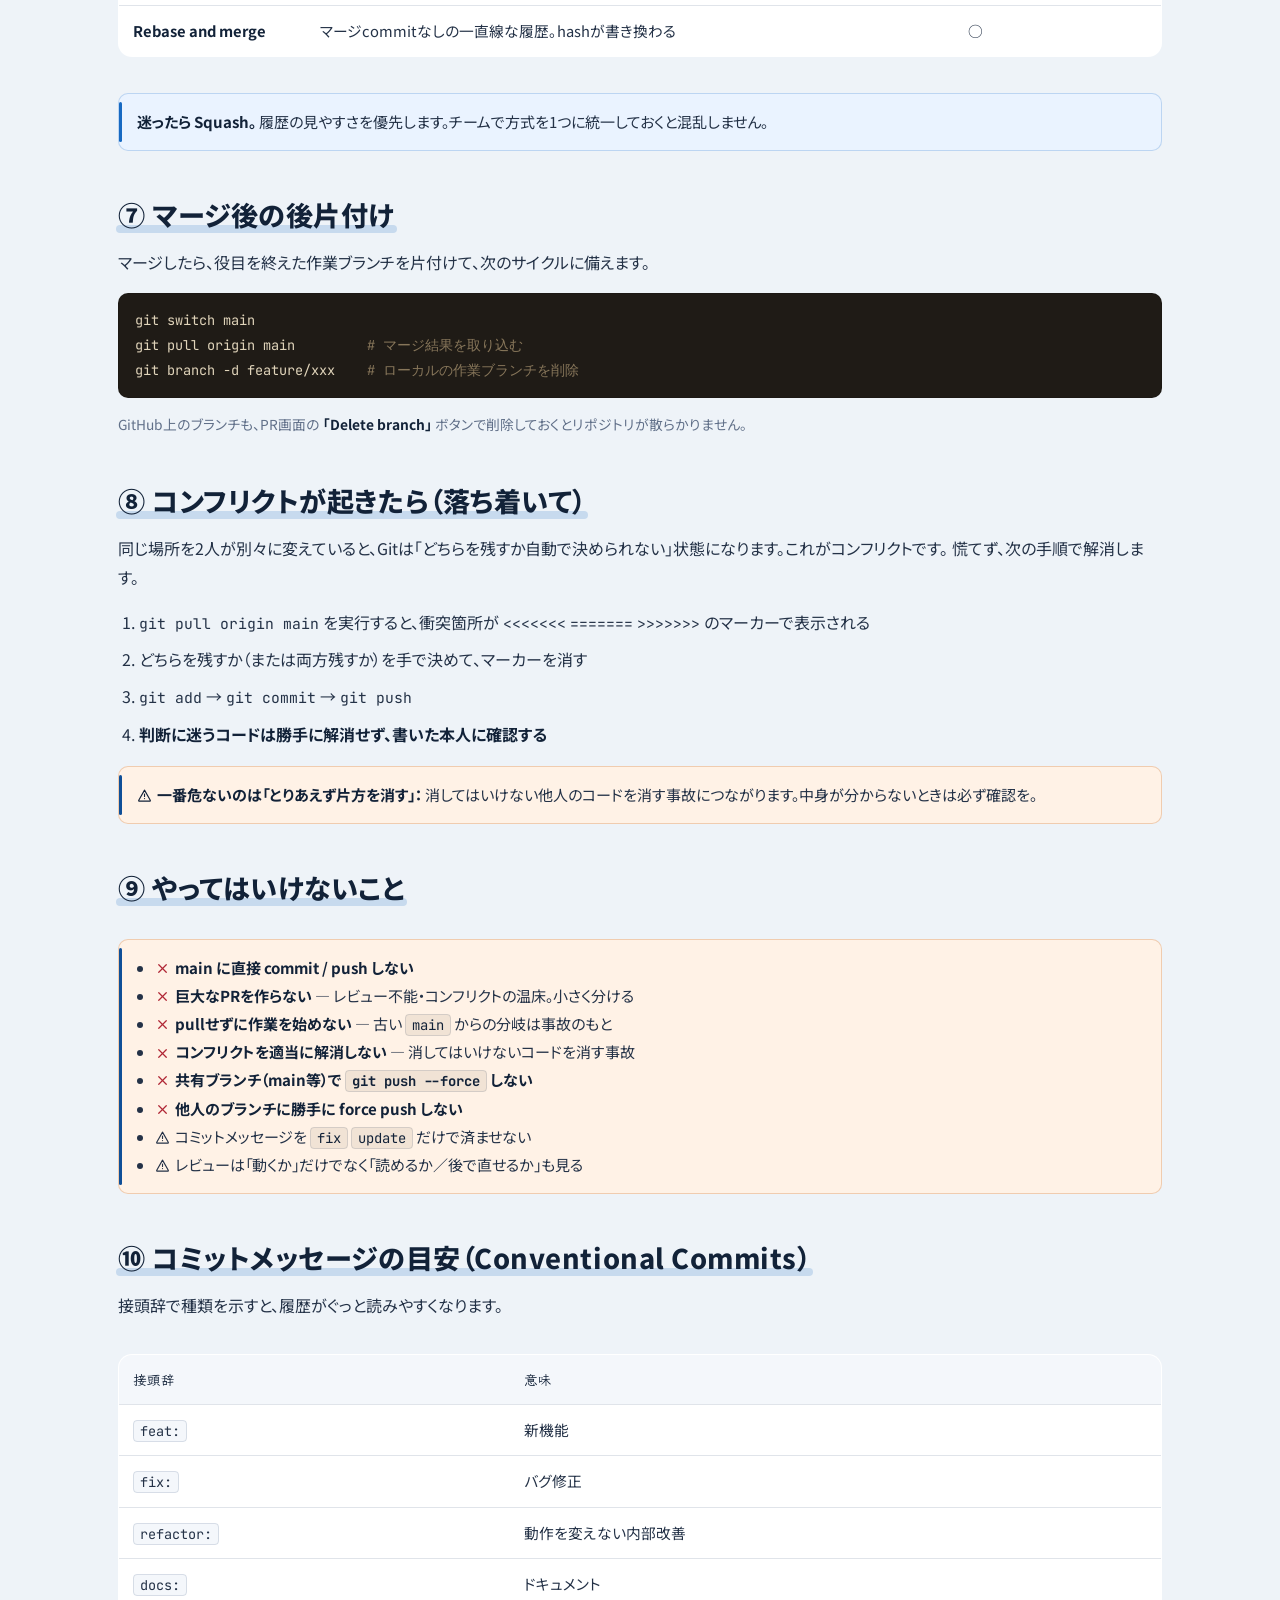
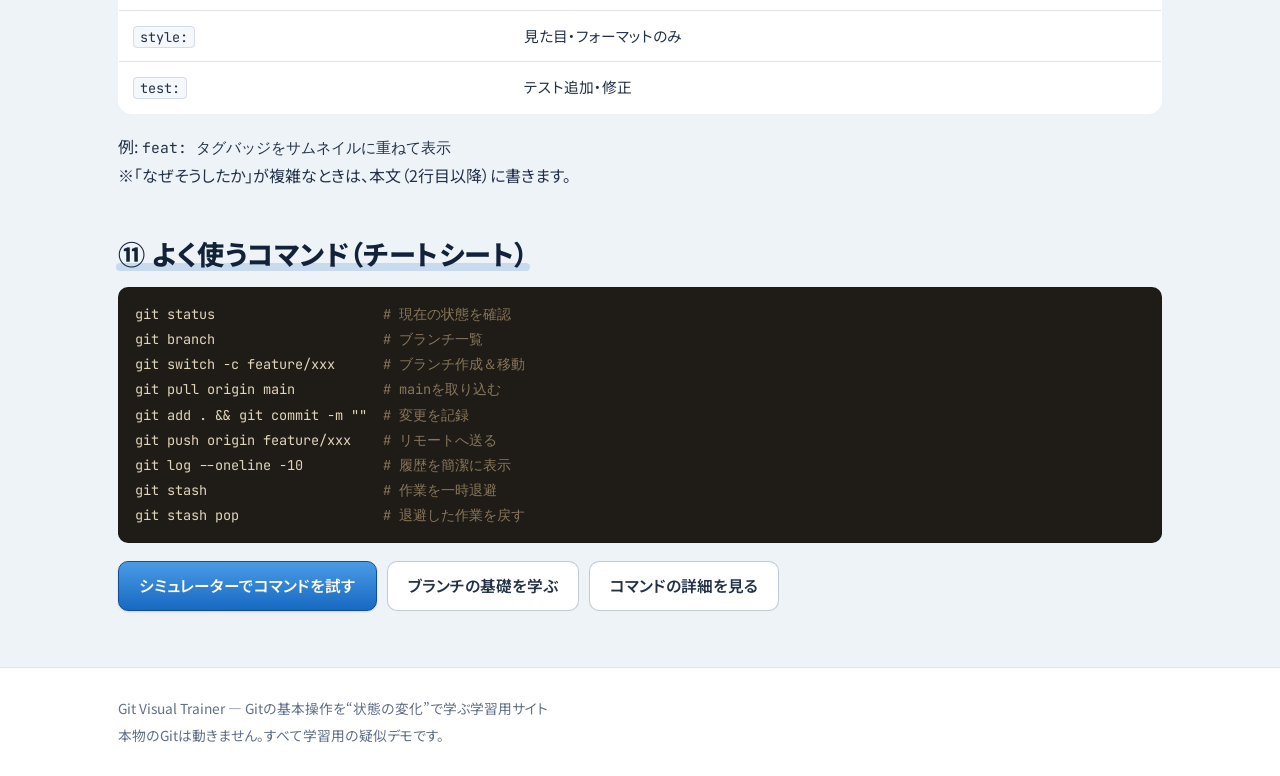
<file: git/team.html>
<!DOCTYPE html>
<html lang="ja">
<head>
  <meta charset="UTF-8" />
  <meta name="viewport" content="width=device-width, initial-scale=1.0" />
  <meta name="description" content="複数人でリポジトリを共有して開発するときのGit/GitHub運用ガイド。mainを守る基本原則、ブランチ→Pull Request→レビュー→マージの1サイクル、マージ戦略の違い、やってはいけないことを図解で学ぶページ。" />
  <title>チーム開発を学ぶ ｜ Git Visual Trainer</title>
  <link rel="icon" href="../assets/icons/favicon.ico" sizes="any" />
  <link rel="icon" href="../assets/icons/favicon-32.png" type="image/png" sizes="32x32" />
  <link rel="apple-touch-icon" href="../assets/icons/apple-touch-icon.png" />
  <meta property="og:type" content="website" />
  <meta property="og:title" content="Team Workflow - Git Visual Trainer" />
  <meta property="og:url" content="https://uiharuyuki.github.io/yuki-atelier/git/team.html" />
  <meta property="og:image" content="https://uiharuyuki.github.io/yuki-atelier/assets/icons/og-team.png" />
  <meta property="og:image:alt" content="Team workflow mascot icon" />
  <meta name="twitter:card" content="summary_large_image" />
  <meta name="twitter:image" content="https://uiharuyuki.github.io/yuki-atelier/assets/icons/og-team.png" />
  <meta name="theme-color" content="#FBF5E2" media="(prefers-color-scheme: light)" />
  <meta name="theme-color" content="#1A1612" media="(prefers-color-scheme: dark)" />
  <link rel="stylesheet" href="../css/style.css" />
</head>
<body>
  <!-- ===== ヘッダー / ナビ（index.html・branch.htmlと統一） ===== -->
  <header class="site-header">
    <div class="container header-inner">
      <a class="brand" href="../index.html">
        <span class="brand-mark brand-mark-image" aria-hidden="true"><img src="../assets/icons/atelier-icon.png" alt="" /></span>
        <span class="brand-text">yuki's atelier</span>
      </a>
      <div class="header-tools">
        <nav class="primary-nav" id="primaryNav" aria-label="メインメニュー">
          <a class="nav-link nav-hub" href="../index.html">← atelier</a>
          <a class="nav-link" href="index.html#home">ホーム</a>
          <a class="nav-link" href="index.html#situations">状況から学ぶ</a>
          <a class="nav-link" href="index.html#commands">コマンドから学ぶ</a>
          <a class="nav-link" href="index.html#simulator">シミュレーター</a>
          <a class="nav-link" href="index.html#quiz">クイズで復習</a>
          <a class="nav-link" href="branch.html">ブランチを学ぶ</a>
          <a class="nav-link active" href="team.html" aria-current="page">チーム開発</a>
        </nav>
        <button type="button" class="theme-toggle" data-theme-toggle aria-label="テーマ切替" aria-pressed="false">
          <svg class="icon-moon" viewBox="0 0 24 24" fill="none" stroke="currentColor" stroke-width="2" stroke-linecap="round" stroke-linejoin="round" aria-hidden="true"><path d="M21 12.79A9 9 0 1 1 11.21 3 7 7 0 0 0 21 12.79z"/></svg>
          <svg class="icon-sun" viewBox="0 0 24 24" fill="none" stroke="currentColor" stroke-width="2" stroke-linecap="round" stroke-linejoin="round" aria-hidden="true"><circle cx="12" cy="12" r="4"/><path d="M12 2v2M12 20v2M4.93 4.93l1.41 1.41M17.66 17.66l1.41 1.41M2 12h2M20 12h2M4.93 19.07l1.41-1.41M17.66 6.34l1.41-1.41"/></svg>
        </button>
        <button class="nav-toggle" id="navToggle" aria-expanded="false" aria-controls="primaryNav">
          <span class="sr-only">メニューを開閉</span>
          <span class="nav-toggle-bar" aria-hidden="true"></span>
        </button>
      </div>
    </div>
  </header>

  <main class="container" id="app" tabindex="-1">
    <article class="view" style="display:block">

      <h1 class="view-title">チーム開発を学ぶ</h1>
      <p class="view-lead">
        複数人で1つのリポジトリを共有すると、「誰かの変更で自分の作業が消える」「<code>main</code> が壊れる」といった事故が起きやすくなります。
        それを防ぐのが <strong>ブランチ → Pull Request（PR）→ レビュー → マージ</strong> という決まったリズムです。
        ここでは、その1サイクルと注意点を図で整理します。ブランチそのものが不安なら、先に
        <a href="branch.html">ブランチを学ぶ</a>へ。コマンドの動きは
        <a href="index.html#simulator">シミュレーター</a>で試せます。
      </p>

      <!-- ① 基本原則 -->
      <section class="branch-section">
        <h2 class="section-title">① まず守る4つの基本原則</h2>
        <p>細かいコマンドより先に、この4つだけは全員で守ります。ほとんどの事故はここで防げます。</p>
        <div class="compare-grid">
          <div class="compare-card compare-main">
            <h3 class="compare-title">守ること</h3>
            <ul>
              <li><strong>main には直接 push しない</strong>（必ずPR経由で反映）</li>
              <li><strong>作業は必ずブランチを切ってから</strong>始める</li>
              <li><strong>作業前に最新の <code>main</code> を取り込む</strong>（古い状態から分岐しない）</li>
              <li><strong>1つのPRは1つの目的に絞る</strong>（レビューしやすく、戻しやすい）</li>
            </ul>
          </div>
          <div class="compare-card compare-feature">
            <h3 class="compare-title">なぜ？</h3>
            <ul>
              <li><code>main</code> は「いつでも動く本番の流れ」。壊すとチーム全員が止まる</li>
              <li>ブランチなら、未完成でも他の人に影響しない</li>
              <li>古い <code>main</code> からの分岐はコンフリクトの温床</li>
              <li>大きなPRはレビュー不能・問題の切り分け不能になる</li>
            </ul>
          </div>
        </div>
        <div class="callout callout-info">
          <strong>このサイト自体が実例です：</strong>
          Git Visual Trainer も <code>main</code> に直接ではなく作業ブランチで作られ、確認できてから <code>main</code> に合流しています。
          詳しくは <a href="branch.html">ブランチを学ぶ</a>の④を参照。
        </div>
      </section>

      <!-- ② 1サイクルの全体像 -->
      <section class="branch-section">
        <h2 class="section-title">② 開発1サイクルの全体像</h2>
        <p>
          チーム開発は、下の流れをぐるぐる繰り返します。左の <code>main</code> から枝分かれして作業し、
          PRとレビューを通って、また <code>main</code> に戻ってくる——この1周が基本単位です。
        </p>

        <!-- CSSだけで描くフロー図（branch.htmlのgit-graphを応用） -->
        <div class="git-graph" role="img"
             aria-label="mainを最新化してから作業ブランチを切り、作業・コミット・pushしてPRを作成、レビューと修正を経て、マージ前にmainを取り込み、mainへマージし、ブランチを削除する1サイクルの流れ図">
          <div class="glane glane-main">
            <div class="glane-head"><span class="glane-dot"></span> main 側（共有の流れ）</div>
            <ol class="gcommits">
              <li class="gc">最新の <code>main</code> を取得（<code>git pull</code>）</li>
              <li class="gc gc-split">ここで作業ブランチを切る（<code>git switch -c feature/xxx</code>）</li>
              <li class="gc">レビュー中も <code>main</code> は他の人のPRで進むことがある</li>
              <li class="gc gc-merge">PRをマージして <code>main</code> に反映</li>
            </ol>
          </div>

          <div class="gconnect" aria-hidden="true">
            <span class="gconnect-arrow gconnect-split">分岐 →</span>
            <span class="gconnect-arrow gconnect-merge">← マージ</span>
          </div>

          <div class="glane glane-feature">
            <div class="glane-head"><span class="glane-dot"></span> 作業ブランチ側（自分の作業）</div>
            <ol class="gcommits">
              <li class="gc">作業して <code>commit</code> → <code>push</code></li>
              <li class="gc gc-split">GitHubで <strong>PRを作成</strong>・レビュー依頼</li>
              <li class="gc">指摘に対応（同じブランチに追記push）</li>
              <li class="gc gc-done">マージ前に <code>main</code> を取り込み → 承認 → マージ後ブランチ削除</li>
            </ol>
          </div>
        </div>

        <div class="callout callout-info">
          <strong>1行でいうと：</strong>
          <code>main最新を取得 → ブランチを切る → 作業・commit → push → PR作成 → レビュー → 修正 → main取り込み → マージ → ブランチ削除</code>
        </div>
      </section>

      <!-- ③ 作業を始める前 -->
      <section class="branch-section">
        <h2 class="section-title">③ 作業を始める前（ブランチを切る）</h2>
        <p>毎回この3行から始めます。「最新の <code>main</code> から枝分かれする」のが肝心です。</p>
        <div class="mini-terminal" aria-label="作業開始時のコマンド例">git checkout main
git pull origin main          <span class="term-info"># mainを最新にする</span>
git switch -c feature/xxx     <span class="term-info"># 作業ブランチを切る</span></div>

        <h3 class="compare-title" style="margin-top:18px">ブランチ名の付け方</h3>
        <div class="cmd-table-wrap">
          <table class="branch-table">
            <caption class="sr-only">ブランチ名の接頭辞と用途</caption>
            <thead>
              <tr><th>接頭辞</th><th>用途</th><th>例</th></tr>
            </thead>
            <tbody>
              <tr><td><code>feature/</code></td><td>新機能</td><td><code>feature/login-form</code></td></tr>
              <tr><td><code>fix/</code></td><td>バグ修正</td><td><code>fix/card-layout</code></td></tr>
              <tr><td><code>refactor/</code></td><td>リファクタ</td><td><code>refactor/storage-layer</code></td></tr>
              <tr><td><code>docs/</code></td><td>ドキュメント</td><td><code>docs/update-readme</code></td></tr>
            </tbody>
          </table>
        </div>

        <div class="callout callout-warn">
          <strong><svg class="ui-icon ui-icon-inline" aria-hidden="true"><use href="../assets/icons/ui-icons.svg#ic-warn"/></svg> 秘密情報・不要ファイルはコミットしない：</strong>
          パスワード・APIキー・<code>.env</code> や、自動生成される <code>node_modules/</code> などは
          <code>.gitignore</code> に書いて追跡対象から外します。
          一度コミットしてpushした秘密情報は履歴に残り続けるため、<strong>最初に <code>.gitignore</code> を整える</strong>のが安全です。
        </div>
      </section>

      <!-- ④ Pull Request とは -->
      <section class="branch-section">
        <h2 class="section-title">④ Pull Request（PR）とは？良い書き方</h2>
        <p>
          PRは <strong>「この変更を <code>main</code> に取り込んでください」という提案＋レビューの場</strong>です。
          GitHub上で <code>feature/xxx → main</code> のPRを開き、レビュアーを指定して依頼します。
          いきなりマージせず、<strong>人の目を通してから</strong> <code>main</code> に入れるのが狙いです。
        </p>

        <div class="compare-grid">
          <div class="compare-card compare-main">
            <h3 class="compare-title">PR説明に書くこと</h3>
            <ul>
              <li><strong>何を</strong>変えたか</li>
              <li><strong>なぜ</strong>変えたか</li>
              <li><strong>確認方法</strong> / スクリーンショット（UI変更なら）</li>
              <li>関連Issueがあれば <code>Closes #123</code> で紐付け</li>
            </ul>
          </div>
          <div class="compare-card compare-feature">
            <h3 class="compare-title">PRを上手に使うコツ</h3>
            <ul>
              <li><strong>小さく保つ</strong>（巨大PRはレビュー不能）</li>
              <li>まだ途中なら <strong>Draft（下書き）PR</strong> にして「レビューはまだ」と示す</li>
              <li>依頼前に自分でも一度 diff を読み返す（self-review）</li>
              <li>議論はPRのコメントに残す（後から経緯を追える）</li>
            </ul>
          </div>
        </div>

        <div class="callout callout-info">
          <strong>Issueの自動クローズ：</strong>
          PR説明に <code>Closes #123</code> / <code>Fixes #123</code> / <code>Resolves #123</code> と書くと、
          そのPRが <code>main</code>（デフォルトブランチ）にマージされたとき、対応するIssueが自動で閉じます。
          ※デフォルトブランチ向けのPRでのみ有効です。
        </div>
      </section>

      <!-- ⑤ レビュー対応とマージ前のmain取り込み -->
      <section class="branch-section">
        <h2 class="section-title">⑤ レビュー対応 → マージ前に <code>main</code> を取り込む</h2>
        <p>
          レビューで指摘があっても、<strong>PRを作り直す必要はありません</strong>。
          同じブランチに追加コミットして push すれば、PRは自動で更新されます。
        </p>
        <p>
          そして作業中に、他の人のPRが先に <code>main</code> にマージされていることがあります。
          自分のPRをきれいにマージできる状態にするため、<strong>マージ前に <code>main</code> の最新を取り込みます</strong>。
        </p>
        <div class="mini-terminal" aria-label="マージ前にmainを取り込むコマンド例">git switch feature/xxx
git pull origin main     <span class="term-info"># mainの変更を取り込む</span>
<span class="term-info"># コンフリクトがあれば解消 → commit</span>
git push</div>
        <div class="callout callout-info">
          指摘対応のたびに新しいPRを作らないこと。<strong>1つのPRを育てていく</strong>イメージです。
          こうすると議論とコミットが1か所にまとまり、後から経緯を追えます。
        </div>
      </section>

      <!-- ⑥ マージ戦略 -->
      <section class="branch-section">
        <h2 class="section-title">⑥ マージ方法の選び方</h2>
        <p>
          承認（Approve）されたら、GitHubの <strong>Merge</strong> ボタンで <code>main</code> に反映します。
          マージには3つの方式があり、<strong>main の履歴の見え方</strong>が変わります。
        </p>
        <div class="cmd-table-wrap">
          <table class="branch-table">
            <caption class="sr-only">マージ方法の比較</caption>
            <thead>
              <tr><th>方法</th><th>特徴</th><th>おすすめ度</th></tr>
            </thead>
            <tbody>
              <tr>
                <td><strong>Squash and merge</strong></td>
                <td>ブランチのコミットを1つにまとめる。main履歴が「1機能＝1commit」で読みやすい</td>
                <td>◎ 個人〜小規模チーム</td>
              </tr>
              <tr>
                <td><strong>Merge commit</strong></td>
                <td>コミットを全部残し、マージ用commitを足す。履歴は詳細だが煩雑になりがち</td>
                <td>△</td>
              </tr>
              <tr>
                <td><strong>Rebase and merge</strong></td>
                <td>マージcommitなしの一直線な履歴。hashが書き換わる</td>
                <td>○</td>
              </tr>
            </tbody>
          </table>
        </div>
        <div class="callout callout-info">
          <strong>迷ったら Squash。</strong> 履歴の見やすさを優先します。チームで方式を1つに統一しておくと混乱しません。
        </div>
      </section>

      <!-- ⑦ 後片付け -->
      <section class="branch-section">
        <h2 class="section-title">⑦ マージ後の後片付け</h2>
        <p>マージしたら、役目を終えた作業ブランチを片付けて、次のサイクルに備えます。</p>
        <div class="mini-terminal" aria-label="マージ後の後片付けコマンド例">git switch main
git pull origin main         <span class="term-info"># マージ結果を取り込む</span>
git branch -d feature/xxx    <span class="term-info"># ローカルの作業ブランチを削除</span></div>
        <p class="muted small">
          GitHub上のブランチも、PR画面の <strong>「Delete branch」</strong> ボタンで削除しておくとリポジトリが散らかりません。
        </p>
      </section>

      <!-- ⑧ コンフリクト -->
      <section class="branch-section">
        <h2 class="section-title">⑧ コンフリクトが起きたら（落ち着いて）</h2>
        <p>
          同じ場所を2人が別々に変えていると、Gitは「どちらを残すか自動で決められない」状態になります。これがコンフリクトです。
          慌てず、次の手順で解消します。
        </p>
        <ol class="reason-list">
          <li><code>git pull origin main</code> を実行すると、衝突箇所が <code>&lt;&lt;&lt;&lt;&lt;&lt;&lt;</code> <code>=======</code> <code>&gt;&gt;&gt;&gt;&gt;&gt;&gt;</code> のマーカーで表示される</li>
          <li>どちらを残すか（または両方残すか）を手で決めて、マーカーを消す</li>
          <li><code>git add</code> → <code>git commit</code> → <code>git push</code></li>
          <li><strong>判断に迷うコードは勝手に解消せず、書いた本人に確認する</strong></li>
        </ol>
        <div class="callout callout-warn">
          <strong><svg class="ui-icon ui-icon-inline" aria-hidden="true"><use href="../assets/icons/ui-icons.svg#ic-warn"/></svg> 一番危ないのは「とりあえず片方を消す」：</strong>
          消してはいけない他人のコードを消す事故につながります。中身が分からないときは必ず確認を。
        </div>
      </section>

      <!-- ⑨ やってはいけないこと -->
      <section class="branch-section">
        <h2 class="section-title">⑨ やってはいけないこと</h2>
        <div class="callout callout-warn">
          <ul style="margin:0; padding-left:1.2em;">
            <li><svg class="ui-icon ui-icon-inline ng" aria-hidden="true"><use href="../assets/icons/ui-icons.svg#ic-x"/></svg> <strong>main に直接 commit / push しない</strong></li>
            <li><svg class="ui-icon ui-icon-inline ng" aria-hidden="true"><use href="../assets/icons/ui-icons.svg#ic-x"/></svg> <strong>巨大なPRを作らない</strong> — レビュー不能・コンフリクトの温床。小さく分ける</li>
            <li><svg class="ui-icon ui-icon-inline ng" aria-hidden="true"><use href="../assets/icons/ui-icons.svg#ic-x"/></svg> <strong>pullせずに作業を始めない</strong> — 古い <code>main</code> からの分岐は事故のもと</li>
            <li><svg class="ui-icon ui-icon-inline ng" aria-hidden="true"><use href="../assets/icons/ui-icons.svg#ic-x"/></svg> <strong>コンフリクトを適当に解消しない</strong> — 消してはいけないコードを消す事故</li>
            <li><svg class="ui-icon ui-icon-inline ng" aria-hidden="true"><use href="../assets/icons/ui-icons.svg#ic-x"/></svg> <strong>共有ブランチ（main等）で <code>git push --force</code> しない</strong></li>
            <li><svg class="ui-icon ui-icon-inline ng" aria-hidden="true"><use href="../assets/icons/ui-icons.svg#ic-x"/></svg> <strong>他人のブランチに勝手に force push しない</strong></li>
            <li><svg class="ui-icon ui-icon-inline" aria-hidden="true"><use href="../assets/icons/ui-icons.svg#ic-warn"/></svg> コミットメッセージを <code>fix</code> <code>update</code> だけで済ませない</li>
            <li><svg class="ui-icon ui-icon-inline" aria-hidden="true"><use href="../assets/icons/ui-icons.svg#ic-warn"/></svg> レビューは「動くか」だけでなく「読めるか／後で直せるか」も見る</li>
          </ul>
        </div>
      </section>

      <!-- ⑩ コミットメッセージ -->
      <section class="branch-section">
        <h2 class="section-title">⑩ コミットメッセージの目安（Conventional Commits）</h2>
        <p>接頭辞で種類を示すと、履歴がぐっと読みやすくなります。</p>
        <div class="cmd-table-wrap">
          <table class="branch-table">
            <caption class="sr-only">Conventional Commits の接頭辞</caption>
            <thead>
              <tr><th>接頭辞</th><th>意味</th></tr>
            </thead>
            <tbody>
              <tr><td><code>feat:</code></td><td>新機能</td></tr>
              <tr><td><code>fix:</code></td><td>バグ修正</td></tr>
              <tr><td><code>refactor:</code></td><td>動作を変えない内部改善</td></tr>
              <tr><td><code>docs:</code></td><td>ドキュメント</td></tr>
              <tr><td><code>style:</code></td><td>見た目・フォーマットのみ</td></tr>
              <tr><td><code>test:</code></td><td>テスト追加・修正</td></tr>
            </tbody>
          </table>
        </div>
        <p>
          例: <code>feat: タグバッジをサムネイルに重ねて表示</code><br />
          ※「なぜそうしたか」が複雑なときは、本文（2行目以降）に書きます。
        </p>
      </section>

      <!-- ⑪ チートシート＋導線 -->
      <section class="branch-section">
        <h2 class="section-title">⑪ よく使うコマンド（チートシート）</h2>
        <div class="mini-terminal" aria-label="チーム開発でよく使うコマンド一覧">git status                     <span class="term-info"># 現在の状態を確認</span>
git branch                     <span class="term-info"># ブランチ一覧</span>
git switch -c feature/xxx      <span class="term-info"># ブランチ作成＆移動</span>
git pull origin main           <span class="term-info"># mainを取り込む</span>
git add . && git commit -m ""  <span class="term-info"># 変更を記録</span>
git push origin feature/xxx    <span class="term-info"># リモートへ送る</span>
git log --oneline -10          <span class="term-info"># 履歴を簡潔に表示</span>
git stash                      <span class="term-info"># 作業を一時退避</span>
git stash pop                  <span class="term-info"># 退避した作業を戻す</span></div>

        <p class="branch-cta">
          <a class="btn btn-primary" href="index.html#simulator">シミュレーターでコマンドを試す</a>
          <a class="btn btn-ghost" href="branch.html">ブランチの基礎を学ぶ</a>
          <a class="btn btn-ghost" href="index.html#commands">コマンドの詳細を見る</a>
        </p>
      </section>

    </article>
  </main>

  <footer class="site-footer">
    <div class="container">
      <p>Git Visual Trainer — Gitの基本操作を“状態の変化”で学ぶ学習用サイト</p>
      <p class="muted">本物のGitは動きません。すべて学習用の疑似デモです。</p>
    </div>
  </footer>

  <!-- このページはSPAではないので、モバイルメニューの開閉だけ最小限のJSで対応 -->
  <script>
    (function () {
      var toggle = document.getElementById("navToggle");
      var nav = document.getElementById("primaryNav");
      if (toggle && nav) {
        toggle.addEventListener("click", function () {
          var open = nav.classList.toggle("open");
          toggle.setAttribute("aria-expanded", String(open));
        });
      }
    })();
  </script>
  <script src="../assets/js/theme.js"></script>
</body>
</html>
</file>
<file: css/style.css>
/* =====================================================================
 * style.css — yuki's atelier
 * ---------------------------------------------------------------------
 * デザイン方針:
 *  - 紙のノートのような穏やかな質感（クリーム色＋墨色テキスト）
 *  - オレンジをアクセント色に（マーカー線、CTA、現在地）
 *  - 見出しは手書き風（Klee One / Caveat）、本文は読みやすさ優先
 *  - ライト／ダーク両対応（OS設定＋ data-theme で手動切替）
 *  - 装飾オブジェクト（付箋／テープ／クリップ／破れ紙）は使わない
 *  - スマホ優先、PCで横並びに拡張
 * ===================================================================== */

@import url('https://fonts.googleapis.com/css2?family=Caveat:wght@500;600;700&family=Klee+One:wght@400;600&family=Noto+Sans+JP:wght@400;500;700&family=JetBrains+Mono:wght@400;500;700&family=Yomogi&family=Zen+Kurenaido&display=swap');

/* ===== カラー・タイポ・サイズトークン ===== */
:root {
  --paper:        #FBF5E2;
  --paper-deep:   #F6EBCC;
  --paper-sunken: #E3D5B2;
  --page:         #ECE0C2;
  --ink:          #2A2317;
  --ink-strong:   #1F1A12;
  --ink-soft:     #6B5A38;
  --ink-faint:    #9A8762;
  --border:       rgba(80, 55, 20, 0.14);
  --border-strong:rgba(80, 55, 20, 0.28);
  --accent:       #E97134;
  --accent-deep:  #C25A22;
  --accent-light: #F19146;
  --marker:       rgba(233, 113, 52, 0.30);
  --info-bg:      #FBF0D9;
  --info-bd:      rgba(180, 120, 30, 0.22);
  --warn-bg:      #FBE7CC;
  --warn-bd:      rgba(180, 90, 20, 0.30);
  --ok-bg:        #E7EFD3;
  --ok-bd:        rgba(110, 130, 40, 0.30);
  --ok-text:      #4F6014;
  --ng-text:      #B8421A;
  --code-bg:      #1F1B16;
  --code-text:    #E0D4BA;
  --code-mute:    #9A8762;
  --code-keyword: #F1B454;
  --code-string:  #C7D69B;
  --code-comment: #87765A;

  --shadow:    0 1px 2px rgba(60,40,15,0.06), 0 6px 18px -10px rgba(60,40,15,0.20);
  --shadow-lg: 0 2px 4px rgba(60,40,15,0.08), 0 18px 36px -16px rgba(60,40,15,0.30);

  --radius:    14px;
  --radius-sm: 10px;
  --radius-xs: 6px;

  --maxw: 1080px;

  --font-hand: 'Klee One', 'Caveat', 'Hiragino Mincho ProN', 'Yu Mincho', serif;
  --font-script: 'Caveat', 'Klee One', 'Hiragino Mincho ProN', cursive;
  --font-hand-fancy: 'Yomogi', 'Zen Kurenaido', 'Klee One', 'Caveat', 'Hiragino Mincho ProN', cursive;
  --font-body: 'Noto Sans JP', -apple-system, BlinkMacSystemFont, 'Segoe UI',
               'Hiragino Kaku Gothic ProN', Meiryo, sans-serif;
  --font-mono: 'JetBrains Mono', ui-monospace, SFMono-Regular, 'SF Mono', Menlo, Consolas, monospace;
}

/* ダーク（OS設定で自動） */
@media (prefers-color-scheme: dark) {
  :root:not([data-theme="light"]) {
    --paper:        #2C2620;
    --paper-deep:   #221D17;
    --paper-sunken: #1A1612;
    --page:         #1A1612;
    --ink:          #E8DCC0;
    --ink-strong:   #F4EBCF;
    --ink-soft:     #BFAE85;
    --ink-faint:    #8C7C58;
    --border:       rgba(220, 200, 160, 0.14);
    --border-strong:rgba(220, 200, 160, 0.28);
    --accent:       #EE8E55;
    --accent-deep:  #D4742F;
    --accent-light: #F2A773;
    --marker:       rgba(238, 142, 85, 0.30);
    --info-bg:      #2E261C;
    --info-bd:      rgba(220, 180, 110, 0.20);
    --warn-bg:      #3A2A1C;
    --warn-bd:      rgba(240, 160, 80, 0.30);
    --ok-bg:        #232818;
    --ok-bd:        rgba(180, 200, 110, 0.24);
    --ok-text:      #BACB7C;
    --ng-text:      #E89370;
    --code-bg:      #15110D;
    --code-text:    #DCCFAA;

    --shadow:    0 1px 2px rgba(0,0,0,0.4), 0 8px 22px -10px rgba(0,0,0,0.6);
    --shadow-lg: 0 2px 4px rgba(0,0,0,0.45), 0 20px 40px -16px rgba(0,0,0,0.7);
  }
}

/* ダーク（手動指定） */
:root[data-theme="dark"] {
  --paper:        #2C2620;
  --paper-deep:   #221D17;
  --paper-sunken: #1A1612;
  --page:         #1A1612;
  --ink:          #E8DCC0;
  --ink-strong:   #F4EBCF;
  --ink-soft:     #BFAE85;
  --ink-faint:    #8C7C58;
  --border:       rgba(220, 200, 160, 0.14);
  --border-strong:rgba(220, 200, 160, 0.28);
  --accent:       #EE8E55;
  --accent-deep:  #D4742F;
  --accent-light: #F2A773;
  --marker:       rgba(238, 142, 85, 0.30);
  --info-bg:      #2E261C;
  --info-bd:      rgba(220, 180, 110, 0.20);
  --warn-bg:      #3A2A1C;
  --warn-bd:      rgba(240, 160, 80, 0.30);
  --ok-bg:        #232818;
  --ok-bd:        rgba(180, 200, 110, 0.24);
  --ok-text:      #BACB7C;
  --ng-text:      #E89370;
  --code-bg:      #15110D;
  --code-text:    #DCCFAA;

  --shadow:    0 1px 2px rgba(0,0,0,0.4), 0 8px 22px -10px rgba(0,0,0,0.6);
  --shadow-lg: 0 2px 4px rgba(0,0,0,0.45), 0 20px 40px -16px rgba(0,0,0,0.7);
}

/* ===== リセット ===== */
*, *::before, *::after { box-sizing: border-box; }
html { -webkit-text-size-adjust: 100%; scroll-behavior: smooth; }
body {
  margin: 0;
  font-family: var(--font-body);
  color: var(--ink);
  background: var(--page);
  line-height: 1.8;
  font-size: 16px;
  font-feature-settings: "palt";
}
/* 紙の繊維感（薄い縦罫線とノイズ風グラデーション） */
body::before {
  content: "";
  position: fixed; inset: 0; pointer-events: none; z-index: 0;
  background:
    repeating-linear-gradient(90deg,
      transparent 0, transparent 28px,
      rgba(80,55,20,0.025) 28px, rgba(80,55,20,0.025) 29px),
    radial-gradient(120% 80% at 50% 0%, rgba(255,236,200,0.20), transparent 70%);
}
:root[data-theme="dark"] body::before {
  background:
    repeating-linear-gradient(90deg,
      transparent 0, transparent 28px,
      rgba(220,200,160,0.025) 28px, rgba(220,200,160,0.025) 29px),
    radial-gradient(120% 80% at 50% 0%, rgba(80,55,25,0.30), transparent 70%);
}
@media (prefers-color-scheme: dark) {
  :root:not([data-theme="light"]) body::before {
    background:
      repeating-linear-gradient(90deg,
        transparent 0, transparent 28px,
        rgba(220,200,160,0.025) 28px, rgba(220,200,160,0.025) 29px),
      radial-gradient(120% 80% at 50% 0%, rgba(80,55,25,0.30), transparent 70%);
  }
}
body > * { position: relative; z-index: 1; }

h1, h2, h3, h4 {
  font-family: var(--font-hand);
  color: var(--ink-strong);
  font-weight: 600;
  line-height: 1.45;
  margin: 0 0 .5em;
  letter-spacing: 0.01em;
}
p { margin: 0 0 1em; }
a { color: var(--accent-deep); text-decoration-color: var(--marker); text-decoration-thickness: 2px; text-underline-offset: 3px; }
a:hover { color: var(--accent); }
strong { color: var(--ink-strong); font-weight: 700; }

code, .mono {
  font-family: var(--font-mono);
  font-size: 0.92em;
}

/* ===== 共通アイコン（SVG スプライト） ===== */
.ui-icon {
  display: inline-block;
  width: 1em; height: 1em;
  vertical-align: -0.12em;
  fill: none; stroke: currentColor;
  flex: 0 0 auto;
}
.ui-icon-lg { width: 28px; height: 28px; vertical-align: middle; }
.ui-icon-md { width: 22px; height: 22px; vertical-align: middle; }
.ui-icon-sm { width: 16px; height: 16px; vertical-align: -0.18em; }
.ui-icon-inline { width: 1em; height: 1em; vertical-align: -0.14em; margin-right: 2px; }
.ui-icon.ok { color: var(--ok-text); }
.ui-icon.ng { color: var(--ng-text); }
.ui-icon.accent { color: var(--accent-deep); }

button { font-family: inherit; }

.container { width: 100%; max-width: var(--maxw); margin: 0 auto; padding: 0 18px; }
.muted { color: var(--ink-soft); }
.small { font-size: .86rem; }

.sr-only {
  position: absolute; width: 1px; height: 1px; padding: 0; margin: -1px;
  overflow: hidden; clip: rect(0,0,0,0); white-space: nowrap; border: 0;
}

:focus-visible {
  outline: 3px solid rgba(233, 113, 52, 0.45);
  outline-offset: 2px;
  border-radius: 4px;
}
#app:focus { outline: none; }

/* ===== ヘッダー ===== */
.site-header {
  background: var(--paper);
  border-bottom: 1px solid var(--border);
  position: sticky; top: 0; z-index: 50;
  backdrop-filter: blur(4px);
}
.header-inner {
  display: flex; align-items: center; justify-content: space-between;
  min-height: 64px; gap: 12px;
}
.header-tools {
  display: flex; align-items: center; gap: 8px;
}
.brand {
  display: inline-flex; align-items: center; gap: 10px;
  color: var(--ink-strong); text-decoration: none;
  font-family: var(--font-script);
  font-weight: 700; font-size: 1.35rem; font-style: italic;
  line-height: 1;
}
.brand-mark {
  display: inline-grid; place-items: center;
  width: 36px; height: 36px; border-radius: 8px;
  background: var(--paper-deep); color: var(--accent-deep);
  font-family: var(--font-mono); font-weight: 700; font-size: 0.95rem;
  border: 1px solid var(--border);
  letter-spacing: -0.02em;
}
.brand-mark-image {
  background: var(--paper);
  overflow: hidden;
  padding: 0;
}
.brand-mark img {
  display: block;
  width: 100%; height: 100%;
  border-radius: inherit;
  object-fit: cover;
}
.primary-nav { display: flex; gap: 2px; align-items: center; }
.nav-link {
  background: transparent; border: none; cursor: pointer;
  padding: 9px 13px; border-radius: var(--radius-sm);
  color: var(--ink-soft); font-size: .94rem; font-weight: 500;
  text-decoration: none; display: inline-flex; align-items: center;
  font-family: var(--font-body);
}
.nav-link:hover { background: var(--paper-deep); color: var(--ink); }
.nav-link.active {
  color: var(--accent-deep);
  background: transparent;
  position: relative;
}
.nav-link.active::after {
  content: ""; position: absolute;
  left: 13px; right: 13px; bottom: 4px; height: 6px;
  background: var(--marker); border-radius: 4px;
  z-index: -1;
}
.nav-hub { color: var(--accent-deep); font-weight: 600; }

.nav-toggle {
  display: none; width: 44px; height: 44px;
  border: 1px solid var(--border); background: var(--paper);
  border-radius: var(--radius-sm); cursor: pointer; position: relative;
}
.nav-toggle-bar, .nav-toggle-bar::before, .nav-toggle-bar::after {
  content: ""; position: absolute; left: 50%; width: 18px; height: 2px;
  background: var(--ink); transform: translateX(-50%); transition: .2s;
}
.nav-toggle-bar { top: 50%; transform: translate(-50%, -50%); }
.nav-toggle-bar::before { top: -6px; }
.nav-toggle-bar::after { top: 6px; }

/* テーマ切替ボタン */
.theme-toggle {
  display: inline-grid; place-items: center;
  width: 40px; height: 40px;
  border: 1px solid var(--border); border-radius: var(--radius-sm);
  background: var(--paper); color: var(--ink);
  cursor: pointer; transition: background .15s, border-color .15s;
}
.theme-toggle:hover { background: var(--paper-deep); border-color: var(--border-strong); }
.theme-toggle svg { width: 18px; height: 18px; }
.theme-toggle .icon-sun { display: none; }
.theme-toggle .icon-moon { display: block; }
:root[data-theme="dark"] .theme-toggle .icon-sun { display: block; }
:root[data-theme="dark"] .theme-toggle .icon-moon { display: none; }
@media (prefers-color-scheme: dark) {
  :root:not([data-theme="light"]) .theme-toggle .icon-sun { display: block; }
  :root:not([data-theme="light"]) .theme-toggle .icon-moon { display: none; }
}

/* ===== レイアウト共通 ===== */
main { padding: 32px 0 64px; min-height: 60vh; }
.view-title {
  font-size: 2.2rem;
  display: inline-block; position: relative;
  font-family: var(--font-hand-fancy);
  font-weight: 400;
  letter-spacing: 0.02em;
}
.view-title::after {
  content: ""; position: absolute;
  left: -4px; right: -4px; bottom: 4px; height: 10px;
  background: var(--marker); border-radius: 6px; z-index: -1;
}
.view-lead { color: var(--ink-soft); max-width: 70ch; margin-bottom: 28px; font-size: 1rem; }
.section-title {
  font-size: 1.7rem; margin-top: 12px;
  display: inline-block; position: relative;
  font-family: var(--font-hand-fancy);
  font-weight: 400;
  letter-spacing: 0.02em;
}
.section-title::after {
  content: ""; position: absolute;
  left: -2px; right: -2px; bottom: 2px; height: 8px;
  background: var(--marker); border-radius: 4px; z-index: -1;
}
.section-lead { color: var(--ink-soft); max-width: 70ch; }
.home-section { margin-top: 48px; }

/* ===== ボタン ===== */
.btn {
  display: inline-flex; align-items: center; justify-content: center;
  min-height: 44px; padding: 10px 20px; border-radius: var(--radius-sm);
  font-size: .98rem; font-weight: 600; cursor: pointer;
  border: 1px solid transparent;
  text-decoration: none; transition: background .15s, transform .05s, box-shadow .15s;
  font-family: var(--font-body);
}
.btn:active { transform: translateY(1px); }
.btn-primary {
  background: linear-gradient(180deg, var(--accent-light) 0%, var(--accent) 100%);
  color: #FFFAEC; border-color: var(--accent-deep);
  box-shadow: 0 1px 2px rgba(195,80,30,0.25);
}
.btn-primary:hover { filter: brightness(1.05); box-shadow: var(--shadow); }
.btn-ghost {
  background: var(--paper); color: var(--ink);
  border-color: var(--border-strong);
}
.btn-ghost:hover { background: var(--paper-deep); }
.btn-sm { min-height: 38px; padding: 6px 14px; font-size: .88rem; }

/* ===== ヒーロー ===== */
.hero {
  background: var(--paper);
  border: 1px solid var(--border); border-radius: var(--radius);
  padding: 36px 28px; box-shadow: var(--shadow);
  position: relative;
}
.hero-title {
  font-size: 2.4rem;
  font-family: var(--font-script); font-style: italic;
  margin-bottom: .35em;
}
.hero-lead { color: var(--ink-soft); max-width: 68ch; font-size: 1.02rem; }
.hero-actions { display: flex; flex-wrap: wrap; gap: 10px; margin-top: 14px; }


/* ===== ホーム: 入口カード ===== */
.entry-grid { display: grid; grid-template-columns: 1fr; gap: 14px; }
.entry-card {
  text-align: left; background: var(--paper);
  border: 1px solid var(--border); border-radius: var(--radius);
  padding: 22px; cursor: pointer; box-shadow: var(--shadow);
  transition: border-color .15s, transform .08s, box-shadow .15s;
  color: var(--ink); font-family: inherit;
}
.entry-card:hover { border-color: var(--accent); transform: translateY(-2px); box-shadow: var(--shadow-lg); }
.entry-icon {
  display: inline-grid; place-items: center;
  width: 38px; height: 38px; border-radius: 10px;
  background: var(--paper-deep); border: 1px solid var(--border);
  color: var(--accent-deep);
}
.entry-icon .ui-icon { width: 22px; height: 22px; }
.entry-title { font-size: 1.15rem; margin: 8px 0 4px; }
.entry-desc { color: var(--ink-soft); margin: 0; font-size: .92rem; }

/* ===== ジャンルカード（atelierハブ） ===== */
.hub-grid {
  display: grid; grid-template-columns: 1fr; gap: 16px; margin-top: 20px;
}
.hub-card {
  position: relative; display: flex; align-items: flex-start; gap: 14px;
  background: var(--paper); border: 1px solid var(--border); border-radius: var(--radius);
  padding: 22px 22px 22px 22px; box-shadow: var(--shadow);
  text-decoration: none; color: var(--ink);
  transition: border-color .15s, transform .08s, box-shadow .15s;
}
.hub-card:hover { border-color: var(--accent); transform: translateY(-2px); box-shadow: var(--shadow-lg); }
.hub-icon {
  flex: 0 0 auto; display: inline-grid; place-items: center;
  width: 52px; height: 52px; border-radius: 12px;
  background: var(--paper-deep); border: 1px solid var(--border);
  font-size: 1.2rem; color: var(--accent-deep);
  font-family: var(--font-mono); font-weight: 700;
}
.hub-icon-image { background: var(--paper); overflow: hidden; padding: 0; }
.hub-icon img {
  display: block;
  width: 100%; height: 100%;
  border-radius: inherit;
  object-fit: cover;
}
.hub-card-body { display: flex; flex-direction: column; gap: 6px; }
.hub-card-title {
  font-weight: 600; font-size: 1.18rem;
  font-family: var(--font-hand); color: var(--ink-strong);
}
.hub-card-desc { color: var(--ink-soft); font-size: .92rem; line-height: 1.7; }

/* 状態バッジ */
.hub-badge {
  position: absolute; top: 14px; right: 14px;
  font-size: .72rem; font-weight: 600; padding: 3px 10px;
  border-radius: 999px; white-space: nowrap;
  font-family: var(--font-body);
}
.hub-badge-ready {
  background: var(--ok-bg); color: var(--ok-text);
  border: 1px solid var(--ok-bd);
}
.hub-badge-soon  {
  background: var(--paper-deep); color: var(--ink-soft);
  border: 1px solid var(--border);
}
.hub-card-soon { cursor: default; opacity: .75; }
.hub-card-soon:hover { transform: none; border-color: var(--border); box-shadow: var(--shadow); }
.hub-card-soon .hub-icon { color: var(--ink-soft); }

/* このサイトについて */
.hub-about { display: grid; grid-template-columns: 1fr; gap: 14px; margin-top: 20px; }
.hub-about-item {
  display: flex; gap: 12px; align-items: flex-start;
  background: var(--paper); border: 1px solid var(--border);
  border-radius: var(--radius); padding: 18px; box-shadow: var(--shadow);
}
.hub-about-icon {
  flex: 0 0 auto;
  display: inline-grid; place-items: center;
  width: 40px; height: 40px; border-radius: 10px;
  background: var(--paper-deep); border: 1px solid var(--border);
  color: var(--accent-deep);
}
.hub-about-icon .ui-icon { width: 22px; height: 22px; }
.hub-about-item p { margin: 4px 0 0; font-size: .9rem; color: var(--ink-soft); }
.hub-about-item strong { color: var(--ink-strong); }

/* ===== 4つの状態エリア（Git） ===== */
.state-areas {
  display: grid; grid-template-columns: 1fr; gap: 10px; margin-top: 16px;
}
.state-col {
  background: var(--paper); border: 1px solid var(--border);
  border-radius: var(--radius); padding: 16px; box-shadow: var(--shadow);
  border-top: 4px solid var(--border-strong);
}
.area-working { border-top-color: #8E6FB0; }
.area-staging { border-top-color: var(--accent); }
.area-local   { border-top-color: #6B8C3A; }
.area-github  { border-top-color: #3C7AAD; }
.area-head { margin-bottom: 10px; }
.area-title { font-size: 1.05rem; margin: 0; font-family: var(--font-hand); }
.area-sub { font-size: .78rem; color: var(--ink-soft); margin: 2px 0 0; }
.area-body { display: flex; flex-direction: column; gap: 8px; min-height: 48px; }
.area-empty { color: var(--ink-soft); font-size: .85rem; margin: 6px 0; }
.area-note { font-size: .76rem; color: var(--ink-soft); margin: 10px 0 0; border-top: 1px dashed var(--border); padding-top: 8px; }

/* ファイル/コミットカード */
.card {
  display: flex; align-items: center; gap: 8px;
  background: var(--paper-deep); border: 1px solid var(--border);
  border-radius: var(--radius-sm); padding: 8px 12px; font-size: .9rem;
  animation: pop .25s ease;
}
@keyframes pop { from { opacity: 0; transform: scale(.96); } to { opacity: 1; transform: scale(1); } }
.card-icon { display: inline-flex; align-items: center; color: var(--ink-soft); }
.card-icon .ui-icon { width: 14px; height: 14px; }
.commit-card .card-icon { color: var(--accent-deep); }
.card-name { flex: 1; font-weight: 600; word-break: break-all; font-family: var(--font-mono); font-size: .88rem; }
.card-tag {
  font-size: .72rem; padding: 2px 8px; border-radius: 999px;
  background: var(--paper-sunken); color: var(--ink-soft); white-space: nowrap;
}
.file-card.kind-modified { border-left: 3px solid var(--accent); }
.file-card.kind-untracked { border-left: 3px solid #8E6FB0; }
.file-card.kind-staged { border-left: 3px solid #6B8C3A; }
.commit-card { background: var(--ok-bg); border-color: var(--ok-bd); }
.commit-card.incoming { background: var(--warn-bg); border-color: var(--warn-bd); }
.commit-id { font-family: var(--font-mono); font-size: .76rem; color: var(--ok-text); }
.commit-card.incoming .commit-id { color: var(--accent-deep); }

.area-arrow {
  display: flex; align-items: center; justify-content: center; gap: 8px;
  color: var(--ink-soft); font-size: .82rem;
}
.arrow-glyph { transform: rotate(90deg); font-size: 1.2rem; color: var(--ink-faint); }
.arrow-label { font-family: var(--font-mono); font-size: .76rem; background: var(--paper-sunken); padding: 2px 8px; border-radius: 999px; }

/* ===== 状況から学ぶ ===== */
.situation-grid { display: grid; grid-template-columns: 1fr; gap: 14px; }
.situation-card {
  display: flex; flex-direction: column; gap: 6px; text-align: left;
  background: var(--paper); border: 1px solid var(--border); border-radius: var(--radius);
  padding: 18px; cursor: pointer; box-shadow: var(--shadow);
  transition: border-color .15s, transform .08s;
  color: var(--ink); font-family: inherit;
}
.situation-card:hover { border-color: var(--accent); transform: translateY(-2px); }
.situation-icon {
  display: inline-grid; place-items: center;
  width: 36px; height: 36px; border-radius: 9px;
  background: var(--paper-deep); border: 1px solid var(--border);
  color: var(--accent-deep);
  flex: 0 0 auto;
}
.situation-icon .ui-icon { width: 20px; height: 20px; }
.situation-title { font-weight: 700; font-size: 1.05rem; font-family: var(--font-hand); }
.situation-desc { color: var(--ink-soft); font-size: .9rem; }

/* 詳細パネル */
.detail-panel { margin-top: 22px; }
.detail-card {
  background: var(--paper); border: 1px solid var(--border); border-radius: var(--radius);
  padding: 24px; box-shadow: var(--shadow); animation: pop .2s ease;
}
.detail-title { font-size: 1.4rem; }
.detail-cmd-name {
  font-size: 1.15rem; background: var(--paper-deep);
  padding: 4px 12px; border-radius: 8px; border: 1px solid var(--border);
  font-family: var(--font-mono);
}
.detail-block { margin: 16px 0; }
.detail-label { font-size: .82rem; color: var(--ink-soft); margin: 0 0 4px; font-weight: 700; }
.detail-block p { margin: 0; }
.myth {
  color: var(--accent-deep); background: var(--warn-bg);
  border: 1px solid var(--warn-bd); padding: 10px 14px; border-radius: var(--radius-sm);
}
.cmd-pill-list { list-style: none; padding: 0; margin: 0; display: flex; flex-wrap: wrap; gap: 8px; }
.cmd-pill {
  background: var(--info-bg); border: 1px solid var(--info-bd);
  color: var(--accent-deep); padding: 6px 12px; border-radius: 999px;
  font-size: .85rem; font-family: var(--font-mono);
}

/* デモステージ */
.demo-stage { margin-top: 16px; }
.mini-terminal {
  background: var(--code-bg); color: var(--code-text);
  border-radius: var(--radius-sm); padding: 14px 16px;
  font-family: var(--font-mono); font-size: .85rem; line-height: 1.85;
  overflow-x: auto; margin-bottom: 14px;
  border: 1px solid rgba(0,0,0,0.1);
  white-space: pre-wrap; word-break: break-word;
}

/* ===== コマンドから学ぶ ===== */
.command-grid { display: grid; grid-template-columns: 1fr; gap: 14px; }
.command-card {
  position: relative; text-align: left; background: var(--paper);
  border: 1px solid var(--border); border-radius: var(--radius); padding: 18px;
  cursor: pointer; box-shadow: var(--shadow);
  transition: border-color .15s, transform .08s;
  color: var(--ink); font-family: inherit;
}
.command-card:hover { border-color: var(--accent); transform: translateY(-2px); }
.command-name {
  display: inline-block; font-size: .95rem; font-weight: 700; color: var(--accent-deep);
  background: var(--paper-deep); padding: 4px 10px; border-radius: 6px;
  border: 1px solid var(--border); font-family: var(--font-mono);
}
.command-area {
  display: inline-block; margin-left: 8px; font-size: .72rem;
  background: var(--paper-sunken); color: var(--ink-soft);
  padding: 2px 10px; border-radius: 999px;
}
.command-meaning { margin: 12px 0 0; color: var(--ink-soft); font-size: .9rem; }
.learned-badge {
  position: absolute; top: 14px; right: 14px;
  font-size: .72rem; color: var(--ok-text); background: var(--ok-bg);
  border: 1px solid var(--ok-bd); padding: 3px 10px; border-radius: 999px;
  display: inline-flex; align-items: center; gap: 4px;
}
.learned-badge .ui-icon { width: 12px; height: 12px; }

/* ===== シミュレーター ===== */
.helper-row { display: flex; flex-wrap: wrap; gap: 8px; margin-bottom: 14px; }
.sim-btn-grid { display: grid; grid-template-columns: repeat(auto-fill, minmax(160px, 1fr)); gap: 10px; margin-bottom: 16px; }
.sim-cmd-btn {
  min-height: 44px; background: var(--paper); border: 1px solid var(--border);
  border-radius: var(--radius-sm); padding: 8px 12px; cursor: pointer; text-align: left;
  transition: border-color .15s, background .15s;
  color: var(--ink);
}
.sim-cmd-btn:hover { border-color: var(--accent); background: var(--paper-deep); }
.sim-cmd-btn code { font-size: .85rem; color: var(--ink); font-family: var(--font-mono); }

.sim-form { display: flex; gap: 8px; margin-bottom: 16px; flex-wrap: wrap; }
.sim-input {
  flex: 1 1 220px; min-height: 44px; padding: 10px 14px;
  border: 1px solid var(--border-strong); border-radius: var(--radius-sm); font-size: .95rem;
  font-family: var(--font-mono); background: var(--paper); color: var(--ink);
}
.sim-input:focus { border-color: var(--accent); outline: none; box-shadow: 0 0 0 3px rgba(233,113,52,0.18); }

.terminal {
  background: var(--code-bg); color: var(--code-text);
  border-radius: var(--radius); padding: 16px 18px;
  font-family: var(--font-mono); font-size: .88rem; line-height: 1.85;
  max-height: 260px; overflow-y: auto; margin-bottom: 28px;
  border: 1px solid rgba(0,0,0,0.15);
}
.term-line { white-space: pre-wrap; word-break: break-word; margin: 2px 0; }
.term-prompt { color: #C7D69B; }
.term-info { color: #87765A; }
.term-err { color: #E89370; }
.term-out { color: var(--code-text); }

/* ===== クイズ ===== */
.quiz-mode-row { display: flex; flex-wrap: wrap; gap: 10px; margin: 22px 0; }
.quiz-stage { margin-top: 8px; }
.quiz-card {
  background: var(--paper); border: 1px solid var(--border); border-radius: var(--radius);
  padding: 24px; box-shadow: var(--shadow); animation: pop .2s ease;
}
.quiz-counter { color: var(--ink-soft); font-size: .85rem; margin: 0 0 6px; font-family: var(--font-mono); }
.quiz-question { font-size: 1.25rem; margin-bottom: 18px; font-family: var(--font-hand); }
.quiz-choices { display: grid; grid-template-columns: 1fr; gap: 10px; margin-bottom: 14px; }
.quiz-choice {
  min-height: 48px; text-align: left; background: var(--paper-deep);
  border: 1px solid var(--border); border-radius: var(--radius-sm); padding: 12px 16px;
  cursor: pointer; transition: border-color .15s, background .15s;
  color: var(--ink); font-family: inherit;
}
.quiz-choice:hover:not(:disabled) { border-color: var(--accent); background: var(--paper); }
.quiz-choice:disabled { cursor: default; }
.quiz-choice.correct { background: var(--ok-bg); border-color: var(--ok-bd); }
.quiz-choice.wrong { background: var(--warn-bg); border-color: var(--warn-bd); }
.quiz-choice code { font-size: .9rem; }

.quiz-feedback { margin-top: 10px; }
.fb-result { font-weight: 700; font-size: 1.05rem; margin: 8px 0; font-family: var(--font-hand); }
.fb-result.ok { color: var(--ok-text); }
.fb-result.ng { color: var(--ng-text); }
.fb-explain {
  background: var(--paper-deep); border: 1px solid var(--border);
  border-radius: var(--radius-sm); padding: 14px; margin-bottom: 14px;
}
.quiz-empty {
  background: var(--paper); border: 1px dashed var(--border-strong);
  border-radius: var(--radius); padding: 28px; text-align: center; color: var(--ink-soft);
}

/* ===== フッター ===== */
.site-footer {
  border-top: 1px solid var(--border); background: var(--paper);
  padding: 26px 0; margin-top: 56px;
}
.site-footer p { margin: 2px 0; font-size: .86rem; color: var(--ink-soft); }

/* ===== コールアウト ===== */
.callout {
  border-radius: var(--radius-sm); padding: 14px 16px 14px 18px;
  margin: 18px 0; font-size: .94rem; line-height: 1.85;
  border: 1px solid var(--border);
  background: var(--paper-deep);
  position: relative;
}
.callout::before {
  content: ""; position: absolute;
  left: 0; top: 8px; bottom: 8px; width: 3px;
  background: var(--ink-faint); border-radius: 2px;
}
.callout-info {
  background: var(--info-bg); border-color: var(--info-bd);
}
.callout-info::before { background: var(--accent); }
.callout-warn {
  background: var(--warn-bg); border-color: var(--warn-bd);
  color: var(--ink);
}
.callout-warn::before { background: var(--accent-deep); }
.callout code {
  background: rgba(80,55,20,0.08); color: var(--ink-strong);
  padding: 1px 6px; border-radius: 4px; border: 1px solid var(--border);
}
:root[data-theme="dark"] .callout code {
  background: rgba(220,200,160,0.10);
}
@media (prefers-color-scheme: dark) {
  :root:not([data-theme="light"]) .callout code {
    background: rgba(220,200,160,0.10);
  }
}

/* ===== 比較カード ===== */
.compare-grid { display: grid; grid-template-columns: 1fr; gap: 14px; margin: 18px 0; }
.compare-card {
  background: var(--paper); border: 1px solid var(--border);
  border-radius: var(--radius); padding: 20px; box-shadow: var(--shadow);
  border-top: 4px solid var(--border-strong);
}
.compare-main { border-top-color: #6B8C3A; }
.compare-feature { border-top-color: #8E6FB0; }
.compare-title { font-size: 1.05rem; margin-bottom: 8px; font-family: var(--font-hand); }
.compare-card ul { margin: 0; padding-left: 1.2em; }
.compare-card li { margin: 4px 0; font-size: .92rem; }

/* ===== テーブル ===== */
.branch-table {
  width: 100%; border-collapse: collapse; margin: 18px 0; font-size: .92rem;
  background: var(--paper); border: 1px solid var(--border);
  border-radius: var(--radius); overflow: hidden;
}
.branch-table th, .branch-table td {
  text-align: left; padding: 12px 14px;
  border-bottom: 1px solid var(--border); vertical-align: top;
}
.branch-table thead th {
  background: var(--paper-deep); font-size: .86rem;
  font-family: var(--font-hand); font-weight: 600;
  color: var(--ink-strong);
}
.branch-table tr:last-child td { border-bottom: none; }
.branch-table code {
  background: var(--paper-deep); padding: 1px 6px;
  border-radius: 4px; border: 1px solid var(--border);
}
.cmd-table-wrap { overflow-x: auto; }
.branch-section { margin: 32px 0; }
.branch-section code { word-break: break-word; }
.nowrap { white-space: nowrap; }

/* ===== ブランチ図（Git） ===== */
.git-graph {
  display: flex; flex-direction: column; gap: 14px;
  background: var(--paper-deep); border: 1px solid var(--border);
  border-radius: var(--radius); padding: 20px; margin: 18px 0;
}
.glane {
  background: var(--paper); border: 1px solid var(--border);
  border-radius: var(--radius); padding: 16px; box-shadow: var(--shadow);
}
.glane-head { font-weight: 700; display: flex; align-items: center; gap: 8px; margin-bottom: 8px; font-family: var(--font-hand); }
.glane-dot { width: 12px; height: 12px; border-radius: 50%; display: inline-block; }
.glane-main .glane-dot { background: #6B8C3A; }
.glane-feature .glane-dot { background: #8E6FB0; }
.gcommits { list-style: none; margin: 0; padding: 0; }
.gc { position: relative; padding: 8px 0 8px 28px; font-size: .9rem; }
.gc::before {
  content: ""; position: absolute; left: 0; top: 13px;
  width: 14px; height: 14px; border-radius: 50%; background: var(--paper); z-index: 1;
}
.glane-main .gc::before { border: 3px solid #6B8C3A; }
.glane-feature .gc::before { border: 3px solid #8E6FB0; }
.gc::after {
  content: ""; position: absolute; left: 6px; top: 13px; bottom: -8px; width: 2px;
}
.glane-main .gc::after { background: rgba(107,140,58,0.5); }
.glane-feature .gc::after { background: rgba(142,111,176,0.5); }
.gc:last-child::after { display: none; }
.gc-split { color: var(--accent-deep); font-weight: 700; }
.gc-merge, .gc-done { color: var(--ok-text); font-weight: 700; }
.gc code { background: var(--paper-deep); padding: 1px 5px; border-radius: 4px; border: 1px solid var(--border); }

.gconnect { display: flex; justify-content: space-between; gap: 10px; }
.gconnect-arrow { font-size: .82rem; font-weight: 700; padding: 4px 12px; border-radius: 999px; }
.gconnect-split { background: var(--info-bg); color: var(--accent-deep); border: 1px solid var(--info-bd); }
.gconnect-merge { background: var(--ok-bg); color: var(--ok-text); border: 1px solid var(--ok-bd); }

/* 理由リスト */
.reason-list { margin: 14px 0; padding-left: 1.3em; }
.reason-list li { margin: 8px 0; }

/* CTA */
.branch-cta { display: flex; flex-wrap: wrap; gap: 10px; margin-top: 18px; }
.branch-banner {
  display: flex; align-items: center; gap: 14px; margin-top: 24px;
  background: var(--paper); border: 1px solid var(--border);
  border-radius: var(--radius); padding: 18px 20px;
  text-decoration: none; color: var(--ink);
  box-shadow: var(--shadow); transition: transform .08s, border-color .15s;
  border-left: 4px solid var(--accent);
}
.branch-banner:hover { transform: translateY(-2px); border-color: var(--accent); }
.branch-banner-icon {
  display: inline-grid; place-items: center;
  width: 40px; height: 40px; border-radius: 10px;
  background: var(--paper-deep); border: 1px solid var(--border);
  color: var(--accent-deep); flex: 0 0 auto;
}
.branch-banner-icon .ui-icon { width: 22px; height: 22px; }
.branch-banner-sub { display: block; color: var(--ink-soft); font-size: .88rem; margin-top: 2px; }
.branch-banner-arrow { margin-left: auto; font-size: 1.3rem; color: var(--accent-deep); }

/* ===== レスポンシブ ===== */
@media (min-width: 600px) {
  .entry-grid { grid-template-columns: repeat(3, 1fr); }
  .situation-grid { grid-template-columns: repeat(2, 1fr); }
  .command-grid { grid-template-columns: repeat(2, 1fr); }
  .quiz-choices { grid-template-columns: 1fr 1fr; }
  .hub-grid { grid-template-columns: repeat(2, 1fr); }
  .hub-about { grid-template-columns: repeat(3, 1fr); }
  .hero-title { font-size: 2.8rem; }
  .view-title { font-size: 2.3rem; }
}

@media (min-width: 760px) {
  .compare-grid { grid-template-columns: 1fr 1fr; }
  .git-graph { flex-direction: row; align-items: stretch; }
  .glane { flex: 1; }
  .gconnect {
    flex-direction: column; justify-content: space-between;
    align-items: center; padding: 24px 0; flex: 0 0 auto;
  }
}

@media (min-width: 860px) {
  .state-areas {
    grid-template-columns: 1fr auto 1fr auto 1fr auto 1fr;
    align-items: stretch;
  }
  .arrow-glyph { transform: none; }
  .area-arrow { flex-direction: column; max-width: 90px; }
  .command-grid { grid-template-columns: repeat(3, 1fr); }
}

@media (min-width: 980px) {
  .hub-grid { grid-template-columns: repeat(3, 1fr); }
  .situation-grid { grid-template-columns: repeat(3, 1fr); }
}

@media (max-width: 720px) {
  .nav-toggle { display: block; }
  .primary-nav {
    position: absolute; top: 64px; left: 0; right: 0;
    flex-direction: column; gap: 0; background: var(--paper);
    border-bottom: 1px solid var(--border); padding: 8px 18px 18px;
    box-shadow: var(--shadow-lg); display: none;
  }
  .primary-nav.open { display: flex; }
  .nav-link { width: 100%; text-align: left; min-height: 48px; }
  .hero { padding: 28px 22px; }
  .hero-title { font-size: 2.1rem; }
  .view-title { font-size: 1.8rem; }
  main { padding: 24px 0 48px; }
}

@media (prefers-reduced-motion: reduce) {
  *, *::before, *::after { animation: none !important; transition: none !important; scroll-behavior: auto !important; }
}

/* ===== CCNA問題集：読みやすいカードUI ===== */
.ccna-page {
  --quiz-blue: #1769c2;
  --quiz-blue-deep: #0f4f98;
  --quiz-blue-soft: #eaf3ff;
  --quiz-card: #ffffff;
  --quiz-choice: #f7f9fc;
  --quiz-choice-hover: #eef5ff;
  --quiz-text: #182335;
  --quiz-muted: #617089;
  background: #f2f6fa;
  color: var(--quiz-text);
}
.ccna-page::before { display: none; }
.ccna-page .site-header {
  background: var(--quiz-blue);
  border-bottom: 0;
  box-shadow: 0 3px 14px rgba(20, 63, 108, .18);
}
.ccna-page .brand,
.ccna-page .nav-link,
.ccna-page .theme-toggle { color: #fff; }
.ccna-page .brand-mark-image { background: rgba(255,255,255,.16); border-color: rgba(255,255,255,.28); }
.ccna-page .nav-link:hover,
.ccna-page .theme-toggle:hover { background: rgba(255,255,255,.14); }
.ccna-page .theme-toggle { border-color: rgba(255,255,255,.35); background: transparent; }
.ccna-page main { padding-top: 42px; }
.ccna-page .hero {
  border: 0;
  border-radius: 0;
  padding: 18px 0 30px;
  background: transparent;
  box-shadow: none;
}
.ccna-page .hero-title {
  color: var(--quiz-blue-deep);
  font-family: var(--font-body);
  font-size: clamp(2rem, 5vw, 3.1rem);
  font-style: normal;
  font-weight: 800;
  letter-spacing: -.04em;
}
.ccna-page .hero-lead,
.ccna-page .section-lead { color: var(--quiz-muted); }
.ccna-page .home-section { margin-top: 20px; }
.ccna-page .section-title {
  color: var(--quiz-blue-deep);
  font-family: var(--font-body);
  font-size: 1.5rem;
  font-weight: 800;
}
.ccna-page .section-title::after { background: rgba(23, 105, 194, .16); }
.ccna-page .quiz-toolbar {
  align-items: stretch;
  margin: 24px 0 22px;
  padding: 18px;
  border: 0;
  border-radius: 18px;
  background: var(--quiz-card);
  box-shadow: 0 4px 18px rgba(38, 68, 103, .08);
}
.ccna-page .quiz-progress-summary { flex: 1 1 280px; display: grid; align-content: center; gap: 10px; }
.ccna-page .quiz-progress { color: var(--quiz-muted); font-size: .9rem; font-weight: 700; }
.ccna-page .quiz-progress-track { height: 10px; overflow: hidden; border-radius: 999px; background: #e2e8f0; }
.ccna-page .quiz-progress-fill { display: block; height: 100%; width: 0; border-radius: inherit; background: linear-gradient(90deg, var(--quiz-blue), #56a2ed); transition: width .2s ease; }
.ccna-page .quiz-action {
  border-color: #d6deea;
  border-radius: 10px;
  background: var(--quiz-choice);
  color: var(--quiz-text);
  font-weight: 700;
}
.ccna-page .quiz-action:hover { border-color: var(--quiz-blue); color: var(--quiz-blue-deep); }
.ccna-page .question-list { gap: 22px; }
.ccna-page .chapter-section { gap: 12px; }
.ccna-page .chapter-heading {
  padding: 0 2px 10px;
  border-bottom: 3px solid var(--quiz-blue);
  color: var(--quiz-blue-deep);
  font-family: var(--font-body);
  font-size: 1.35rem;
  font-weight: 800;
}
.ccna-page .quiz-card {
  padding: clamp(20px, 4vw, 32px);
  border: 1px solid #e0e7f0;
  border-radius: 18px;
  background: var(--quiz-card);
  box-shadow: 0 5px 20px rgba(38, 68, 103, .08);
}
.ccna-page .quiz-meta { color: var(--quiz-muted); font-size: .82rem; font-weight: 700; }
.ccna-page .quiz-question {
  margin-bottom: 22px;
  color: var(--quiz-text);
  font-family: var(--font-body);
  font-size: clamp(1.15rem, 2vw, 1.4rem);
  font-weight: 800;
  line-height: 1.75;
}
.ccna-page .quiz-choices { gap: 11px; }
.ccna-page .quiz-choice {
  min-height: 56px;
  padding: 14px 17px;
  border: 1px solid #e0e7f0;
  border-radius: 11px;
  background: var(--quiz-choice);
  color: var(--quiz-text);
  font-size: 1rem;
  font-weight: 600;
  line-height: 1.55;
}
.ccna-page .quiz-choice:hover:not(:disabled) { border-color: var(--quiz-blue); background: var(--quiz-choice-hover); transform: translateY(-1px); }
.ccna-page .quiz-choice.correct { border: 2px solid #218744; background: #e7f7eb; color: #155b2c; }
.ccna-page .quiz-choice.wrong { border: 2px solid #d54855; background: #fff0f1; color: #8f2632; }
.ccna-page .quiz-result { font-size: 1rem; }
.ccna-page .quiz-result.is-correct { color: #16733a; }
.ccna-page .quiz-result.is-wrong { color: #b02735; }
.ccna-page .quiz-explanation {
  margin-top: 16px;
  padding: 16px 18px;
  border: 1px solid #cfe0f3;
  border-left: 5px solid var(--quiz-blue);
  border-radius: 10px;
  background: var(--quiz-blue-soft);
  color: var(--quiz-text);
}
.ccna-page .review-empty { border-color: #b8cbe1; background: var(--quiz-card); }

@media (prefers-color-scheme: dark) {
  :root:not([data-theme="light"]) .ccna-page {
    --quiz-blue: #4d9bea;
    --quiz-blue-deep: #86bdf5;
    --quiz-blue-soft: #1d3047;
    --quiz-card: #202b39;
    --quiz-choice: #18222e;
    --quiz-choice-hover: #243b55;
    --quiz-text: #edf4fb;
    --quiz-muted: #a9bacd;
    background: #111923;
  }
  :root:not([data-theme="light"]) .ccna-page .quiz-choice.correct { background: #173a27; color: #b9f0c7; border-color: #57bd78; }
  :root:not([data-theme="light"]) .ccna-page .quiz-choice.wrong { background: #42232a; color: #ffc1c7; border-color: #ee6874; }
  :root:not([data-theme="light"]) .ccna-page .quiz-progress-track { background: #344252; }
  :root:not([data-theme="light"]) .ccna-page .quiz-action,
  :root:not([data-theme="light"]) .ccna-page .quiz-choice { border-color: #3d4b5c; }
  :root:not([data-theme="light"]) .ccna-page .quiz-card,
  :root:not([data-theme="light"]) .ccna-page .quiz-toolbar { box-shadow: 0 5px 22px rgba(0,0,0,.24); }
}
:root[data-theme="dark"] .ccna-page {
  --quiz-blue: #4d9bea;
  --quiz-blue-deep: #86bdf5;
  --quiz-blue-soft: #1d3047;
  --quiz-card: #202b39;
  --quiz-choice: #18222e;
  --quiz-choice-hover: #243b55;
  --quiz-text: #edf4fb;
  --quiz-muted: #a9bacd;
  background: #111923;
}
:root[data-theme="dark"] .ccna-page .quiz-choice.correct { background: #173a27; color: #b9f0c7; border-color: #57bd78; }
:root[data-theme="dark"] .ccna-page .quiz-choice.wrong { background: #42232a; color: #ffc1c7; border-color: #ee6874; }
:root[data-theme="dark"] .ccna-page .quiz-progress-track { background: #344252; }
:root[data-theme="dark"] .ccna-page .quiz-action,
:root[data-theme="dark"] .ccna-page .quiz-choice { border-color: #3d4b5c; }
:root[data-theme="dark"] .ccna-page .quiz-card,
:root[data-theme="dark"] .ccna-page .quiz-toolbar { box-shadow: 0 5px 22px rgba(0,0,0,.24); }

@media (max-width: 600px) {
  .ccna-page main { padding-top: 24px; }
  .ccna-page .hero { padding-bottom: 22px; }
  .ccna-page .quiz-toolbar { padding: 16px; }
  .ccna-page .quiz-actions { gap: 10px; }
  .ccna-page .quiz-choice { min-height: 58px; }
}

/* ===== サイト全体の共通ビジュアル ===== */
:root {
  --paper: #ffffff;
  --paper-deep: #f4f7fb;
  --paper-sunken: #e5edf6;
  --page: #eef3f8;
  --ink: #243247;
  --ink-strong: #122238;
  --ink-soft: #617089;
  --ink-faint: #8798ad;
  --border: rgba(35, 69, 105, .14);
  --border-strong: rgba(35, 69, 105, .28);
  --accent: #1769c2;
  --accent-deep: #0f4f98;
  --accent-light: #4a9be5;
  --marker: rgba(23, 105, 194, .18);
  --info-bg: #eaf3ff;
  --info-bd: rgba(23, 105, 194, .22);
  --warn-bg: #fff2e6;
  --warn-bd: rgba(201, 106, 35, .28);
  --ok-bg: #e7f7eb;
  --ok-bd: rgba(33, 135, 68, .26);
  --ok-text: #176d37;
  --ng-text: #b02735;
  --shadow: 0 2px 5px rgba(35, 69, 105, .06), 0 12px 28px -18px rgba(35, 69, 105, .28);
  --shadow-lg: 0 5px 12px rgba(35, 69, 105, .10), 0 22px 42px -22px rgba(35, 69, 105, .30);
}
body {
  background: var(--page);
  color: var(--ink);
}
body::before { display: none; }
h1, h2, h3, h4,
.hero-title, .view-title, .section-title, .entry-title, .situation-title,
.command-name, .area-title, .detail-title, .compare-title {
  font-family: var(--font-body);
  font-weight: 800;
  color: var(--ink-strong);
}
.hero-title, .view-title { letter-spacing: -.035em; }
.view-title::after, .section-title::after { background: var(--marker); }
.site-header {
  background: var(--accent);
  border-bottom: 0;
  box-shadow: 0 3px 14px rgba(20, 63, 108, .18);
}
.brand, .nav-link, .theme-toggle { color: #fff; }
.brand-mark-image { background: rgba(255,255,255,.16); border-color: rgba(255,255,255,.28); }
.nav-link:hover, .theme-toggle:hover { background: rgba(255,255,255,.14); color: #fff; }
.theme-toggle { border-color: rgba(255,255,255,.35); background: transparent; }
.nav-link.active { color: #fff; }
.nav-link.active::after { background: rgba(255,255,255,.28); }
.hero, .hub-card, .hub-about-item, .entry-card, .situation-card, .command-card,
.detail-card, .compare-card, .glane, .state-col, .quiz-card, .quiz-toolbar,
.review-empty, .quiz-empty, .branch-banner {
  background: var(--paper);
  border-color: var(--border);
  box-shadow: var(--shadow);
}
.hero { border-radius: 18px; }
.hero-title { font-style: normal; }
.hub-card:hover, .entry-card:hover, .situation-card:hover, .command-card:hover,
.branch-banner:hover { border-color: var(--accent); box-shadow: var(--shadow-lg); }
.hub-icon, .entry-icon, .situation-icon, .hub-about-icon, .branch-banner-icon {
  background: var(--paper-deep);
  border-color: var(--border);
  color: var(--accent-deep);
}
.hub-icon-image { background: var(--paper-deep); }
.btn-primary { background: linear-gradient(180deg, var(--accent-light), var(--accent)); border-color: var(--accent-deep); }
.btn-ghost { background: var(--paper); color: var(--ink); border-color: var(--border-strong); }
.btn-ghost:hover { background: var(--paper-deep); }
.command-name, .command-area, .cmd-pill, .card-tag, .arrow-label, .detail-cmd-name {
  background: var(--paper-deep);
  border-color: var(--border);
}
.callout-info { background: var(--info-bg); border-color: var(--info-bd); }
.callout-warn { background: var(--warn-bg); border-color: var(--warn-bd); }
.branch-table, .branch-table thead th { background: var(--paper); }
.branch-table thead th { background: var(--paper-deep); }

@media (prefers-color-scheme: dark) {
  :root:not([data-theme="light"]) {
    --paper: #202b39;
    --paper-deep: #18222e;
    --paper-sunken: #2d3b4c;
    --page: #111923;
    --ink: #dce8f4;
    --ink-strong: #f1f6fb;
    --ink-soft: #a9bacd;
    --ink-faint: #8294a9;
    --border: rgba(196, 220, 243, .16);
    --border-strong: rgba(196, 220, 243, .30);
    --accent: #4d9bea;
    --accent-deep: #86bdf5;
    --accent-light: #72b5f2;
    --marker: rgba(77, 155, 234, .25);
    --info-bg: #1d3047;
    --info-bd: rgba(104, 177, 244, .30);
    --warn-bg: #3c2d22;
    --warn-bd: rgba(239, 163, 93, .32);
    --ok-bg: #173a27;
    --ok-bd: rgba(87, 189, 120, .34);
    --ok-text: #b9f0c7;
    --ng-text: #ffc1c7;
    --shadow: 0 3px 8px rgba(0,0,0,.22), 0 14px 30px -18px rgba(0,0,0,.55);
    --shadow-lg: 0 5px 12px rgba(0,0,0,.30), 0 24px 44px -22px rgba(0,0,0,.65);
  }
}
:root[data-theme="dark"] {
  --paper: #202b39;
  --paper-deep: #18222e;
  --paper-sunken: #2d3b4c;
  --page: #111923;
  --ink: #dce8f4;
  --ink-strong: #f1f6fb;
  --ink-soft: #a9bacd;
  --ink-faint: #8294a9;
  --border: rgba(196, 220, 243, .16);
  --border-strong: rgba(196, 220, 243, .30);
  --accent: #4d9bea;
  --accent-deep: #86bdf5;
  --accent-light: #72b5f2;
  --marker: rgba(77, 155, 234, .25);
  --info-bg: #1d3047;
  --info-bd: rgba(104, 177, 244, .30);
  --warn-bg: #3c2d22;
  --warn-bd: rgba(239, 163, 93, .32);
  --ok-bg: #173a27;
  --ok-bd: rgba(87, 189, 120, .34);
  --ok-text: #b9f0c7;
  --ng-text: #ffc1c7;
  --shadow: 0 3px 8px rgba(0,0,0,.22), 0 14px 30px -18px rgba(0,0,0,.55);
  --shadow-lg: 0 5px 12px rgba(0,0,0,.30), 0 24px 44px -22px rgba(0,0,0,.65);
}

/* CCNAも共通トークンを使い、ページ間の違いは問題形式だけにする */
.ccna-page {
  --quiz-blue: var(--accent);
  --quiz-blue-deep: var(--accent-deep);
  --quiz-blue-soft: var(--info-bg);
  --quiz-card: var(--paper);
  --quiz-choice: var(--paper-deep);
  --quiz-choice-hover: var(--info-bg);
  --quiz-text: var(--ink);
  --quiz-muted: var(--ink-soft);
  background: var(--page);
}
.ccna-page .hero {
  padding: 30px 28px;
  border: 1px solid var(--border);
  border-radius: 18px;
  background: var(--paper);
  box-shadow: var(--shadow);
}
</file>
